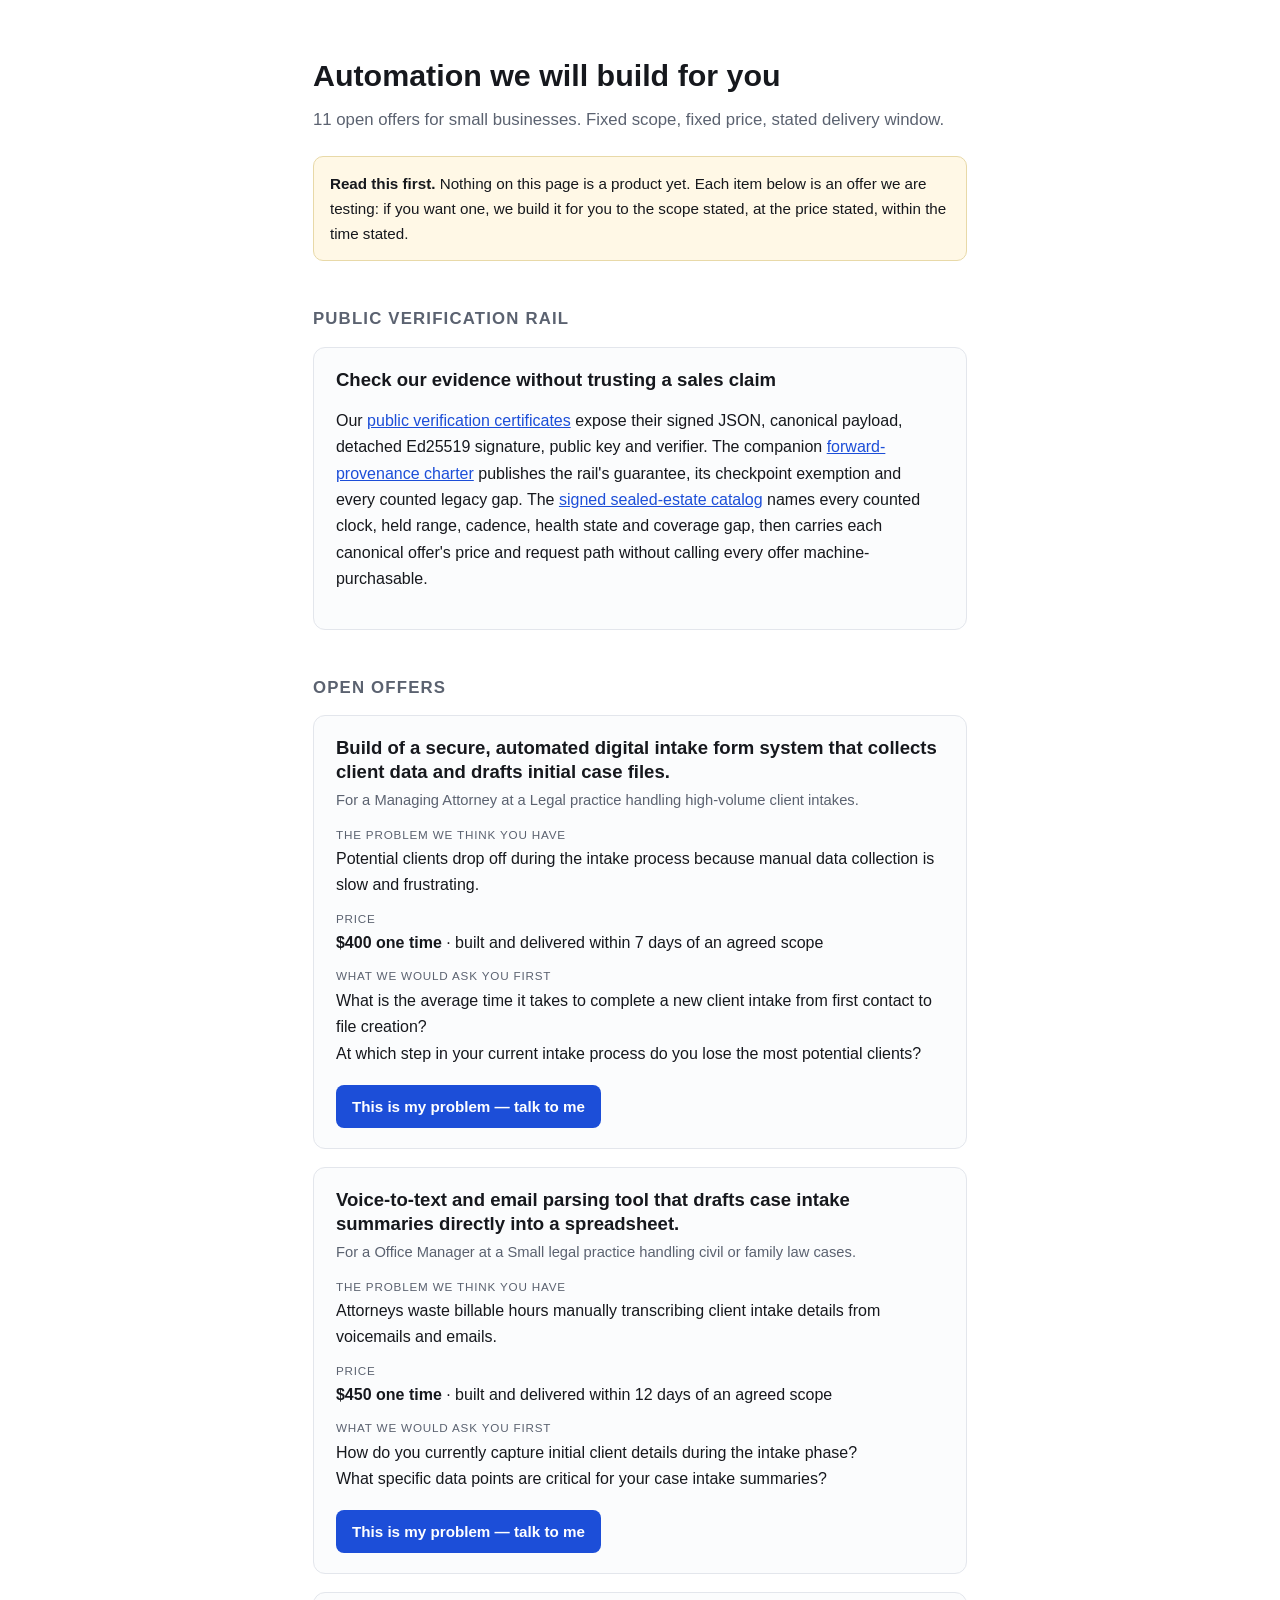
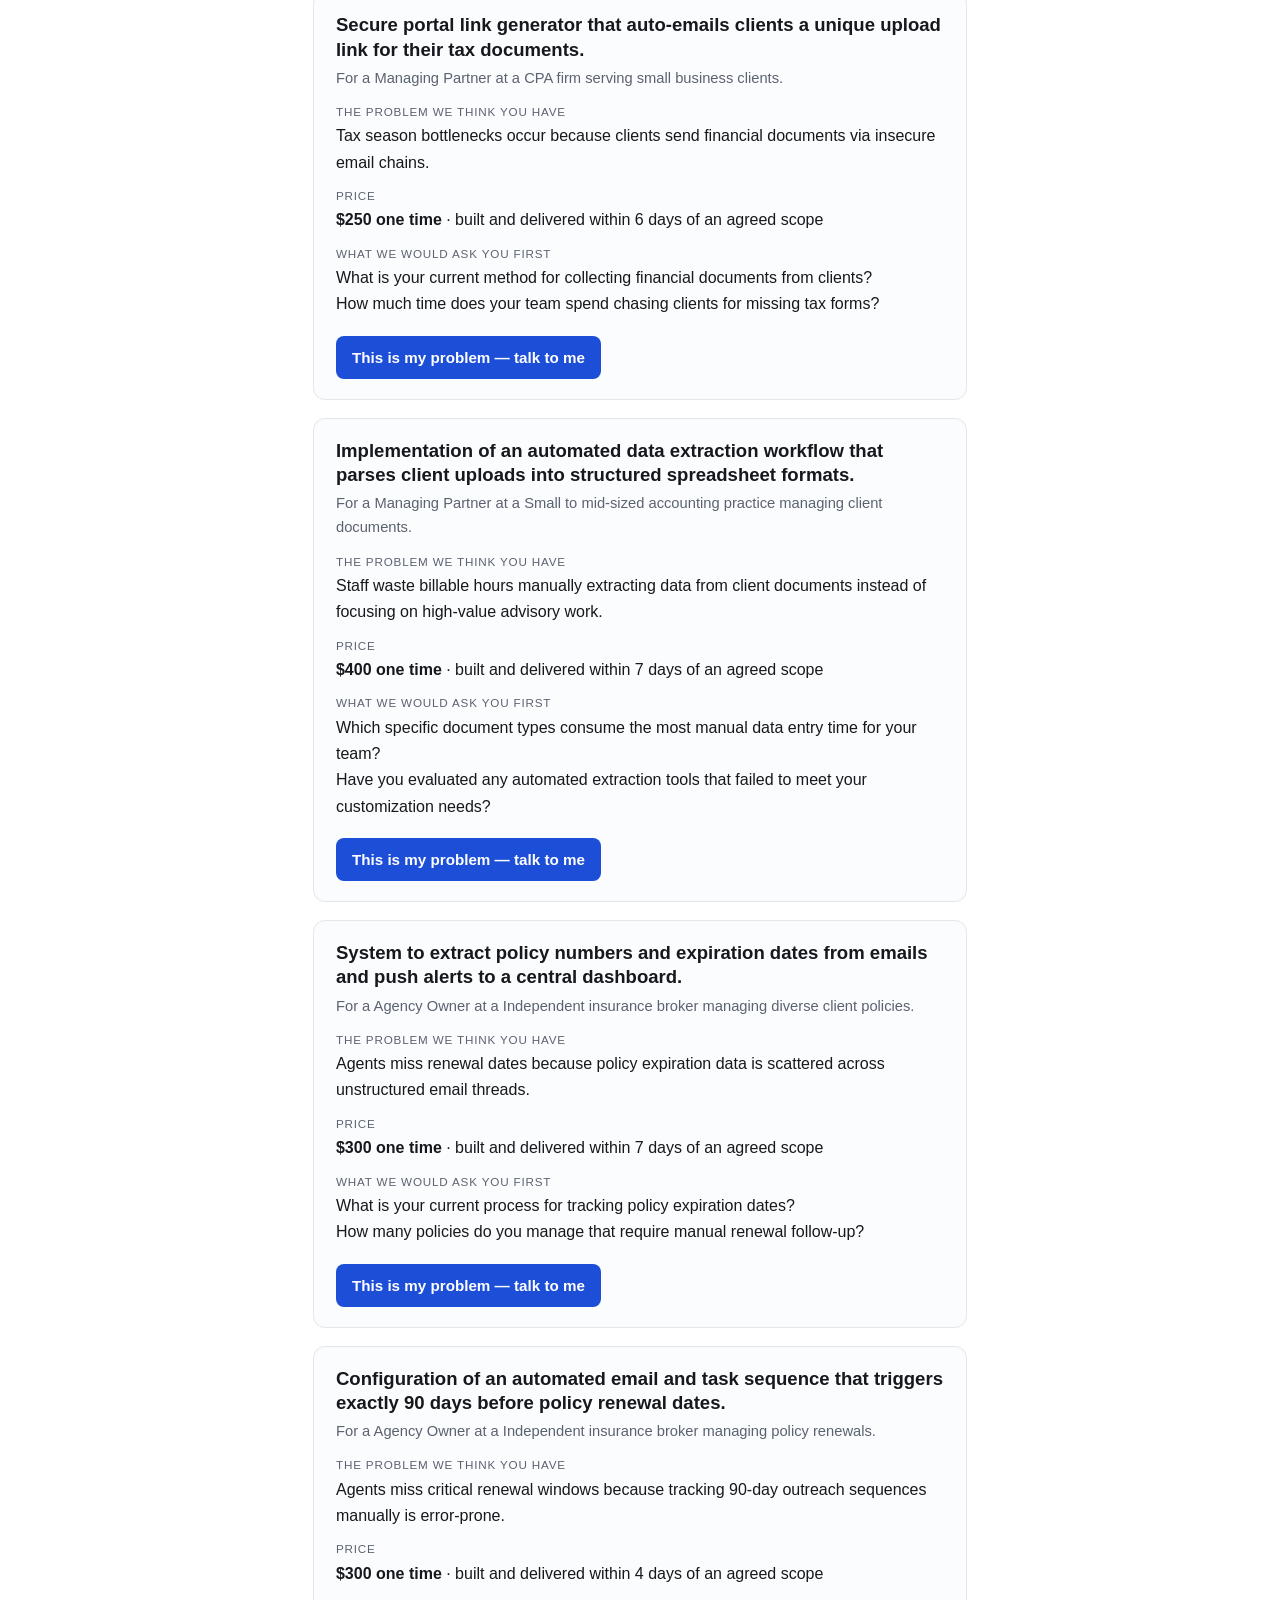
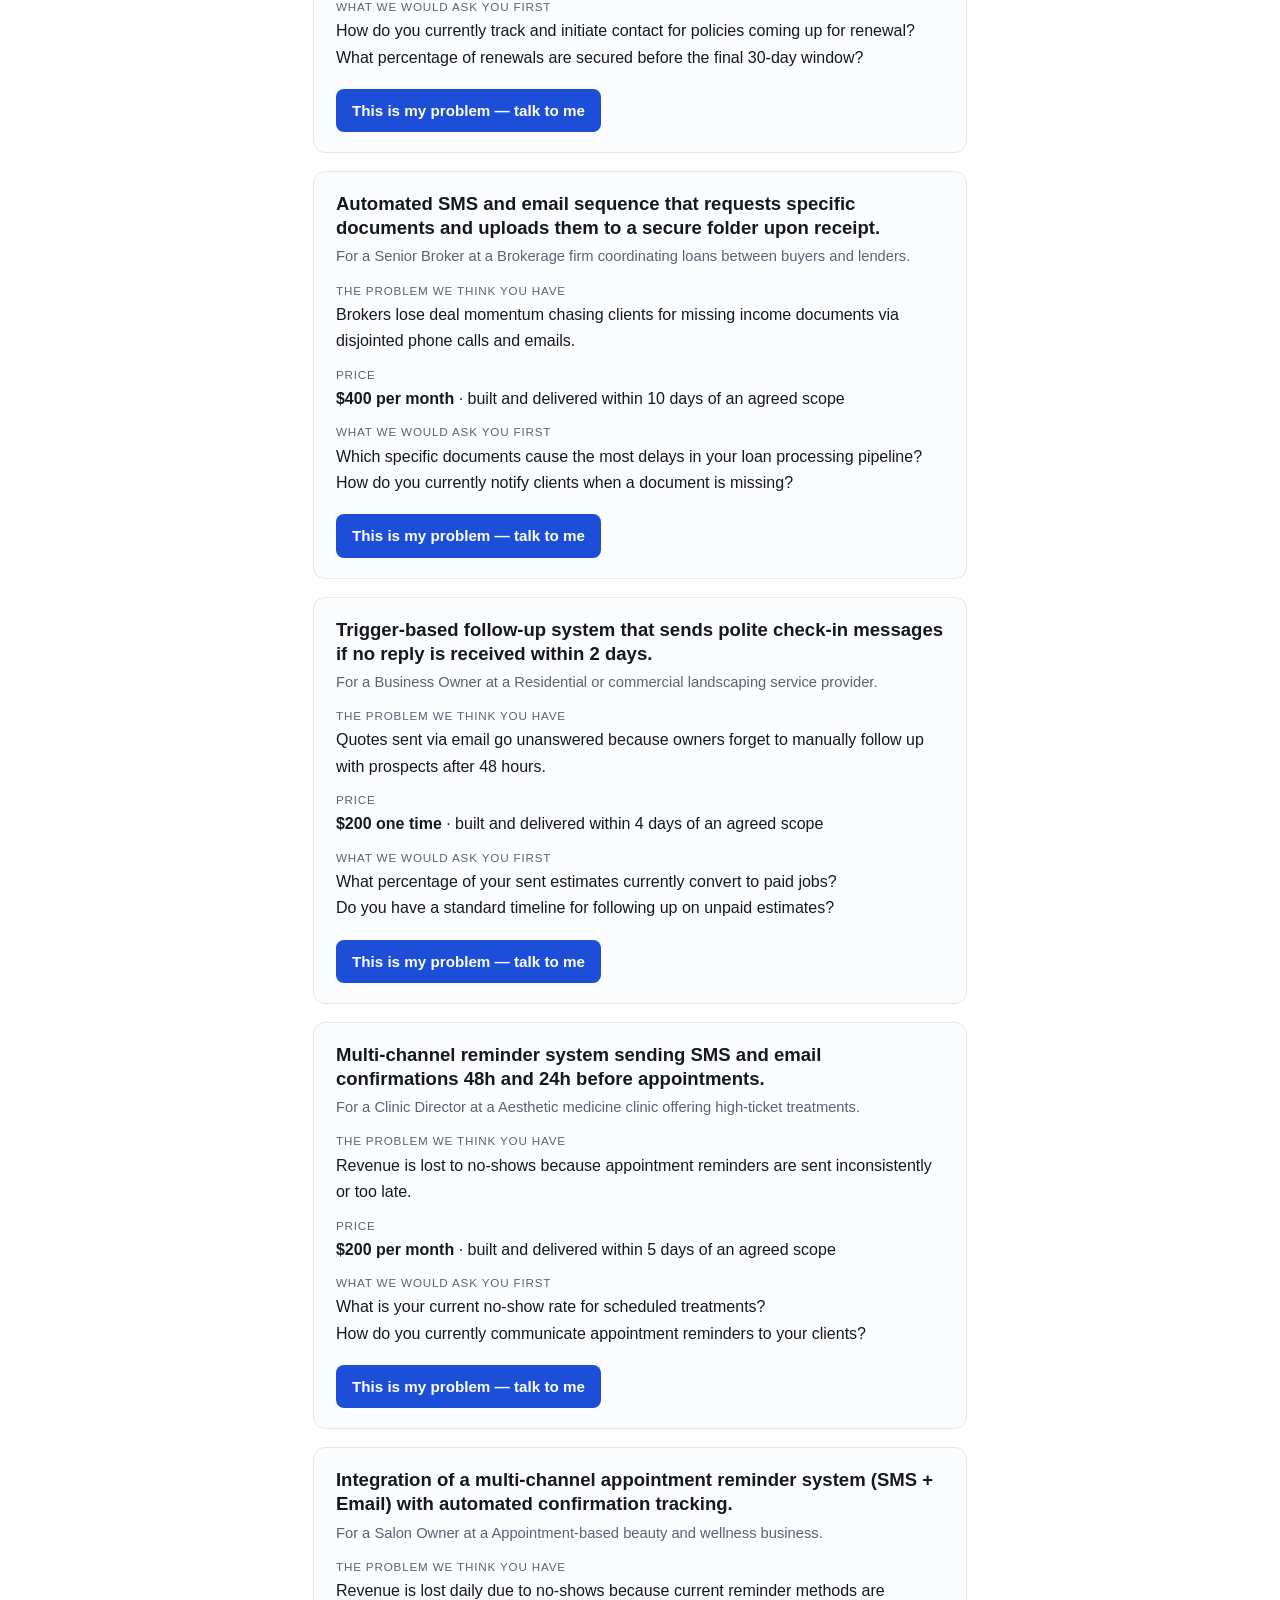
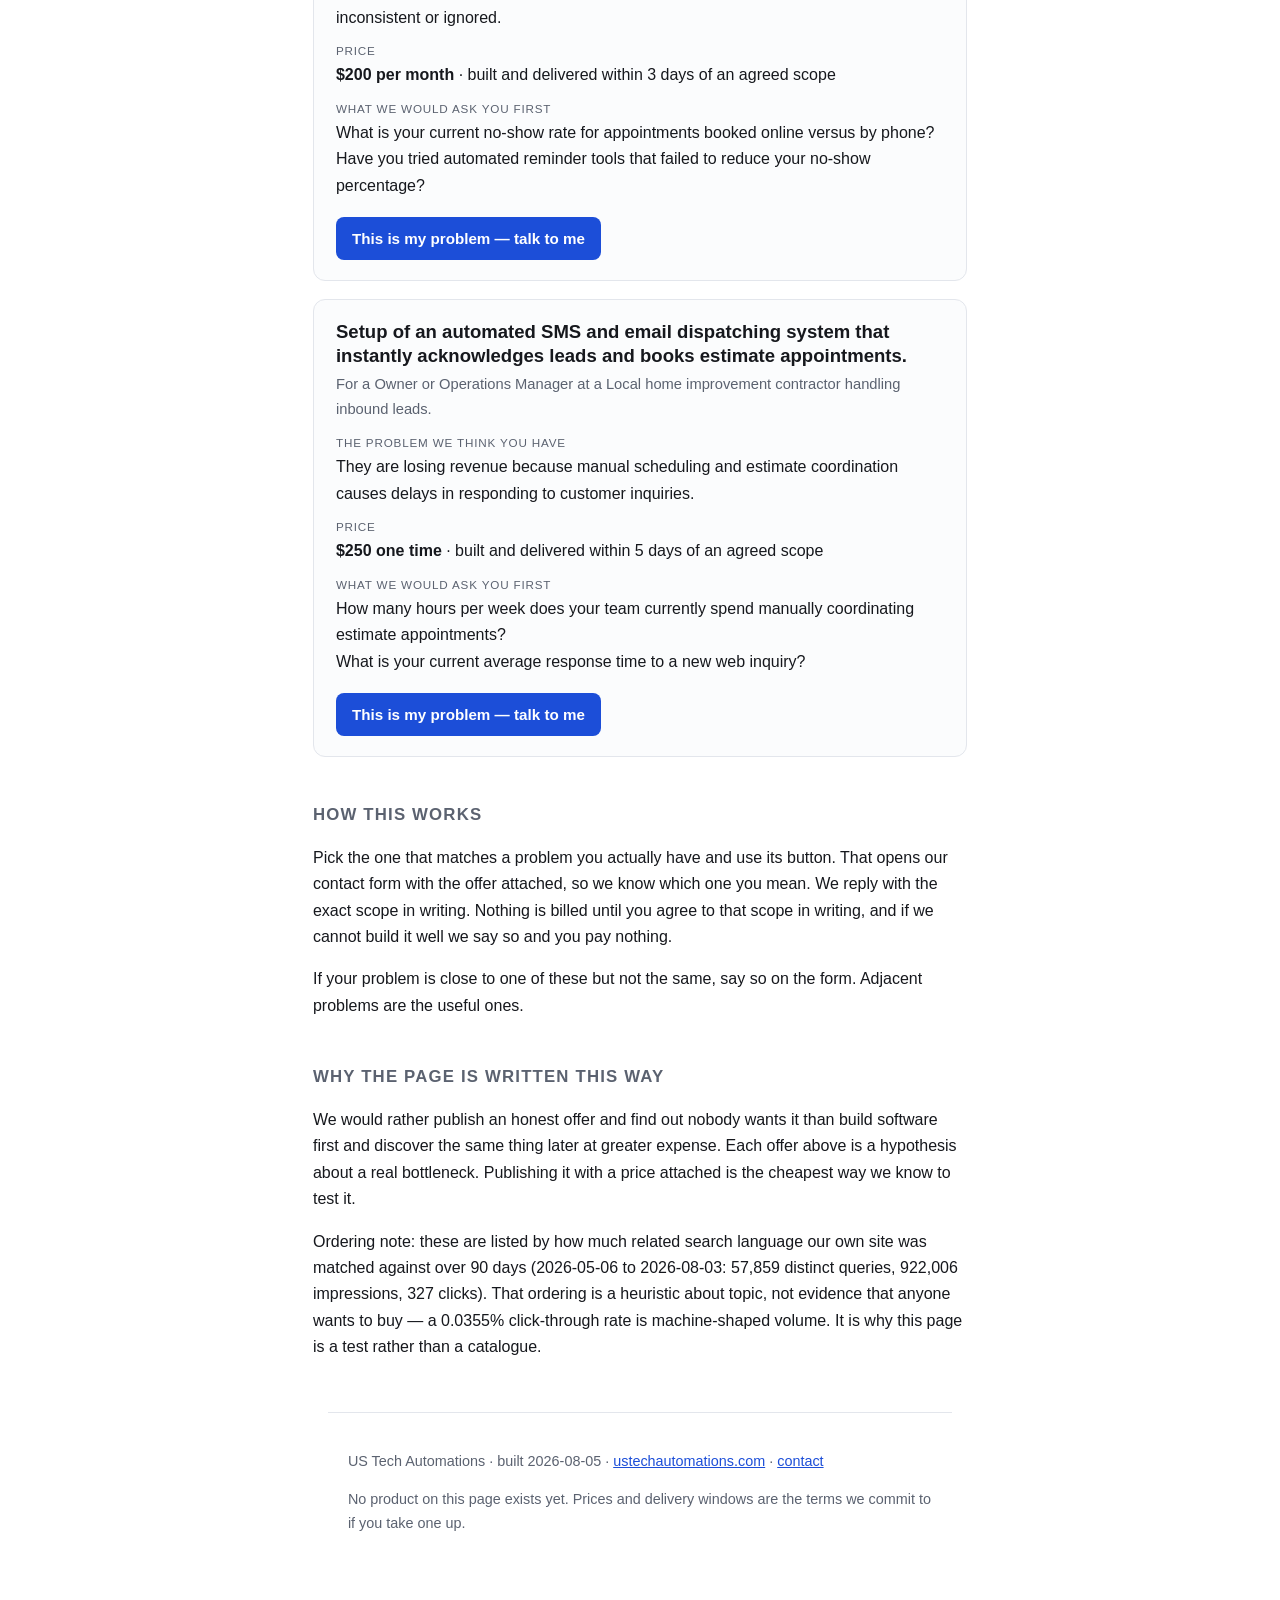
<file: index.html>
<!doctype html>
<html lang="en">
<head>
<meta charset="utf-8">
<meta name="viewport" content="width=device-width,initial-scale=1">
<title>Automation we will build for you &mdash; 11 open offers | US Tech Automations</title>
<meta name="description" content="11 specific automation builds we are offering to small businesses, each with a fixed price, a fixed scope and a delivery window. Nothing here is a product yet.">
<link rel="canonical" href="https://ustechautomations.com/offers">
<meta property="og:title" content="Automation we will build for you — 11 open offers">
<meta property="og:description" content="Fixed price, fixed scope, stated delivery window. Nothing here is a product yet.">
<meta property="og:type" content="website">
<meta property="og:url" content="https://ustechautomations.com/offers">
<style>
:root{--bg:#ffffff;--fg:#16181d;--muted:#5b6270;--line:#e3e6ec;--card:#fbfcfd;
--accent:#1c4ed8;--accent-fg:#ffffff;--warn-bg:#fff8e6;--warn-line:#e8d9a8}
@media (prefers-color-scheme:dark){:root{--bg:#0f1115;--fg:#e8eaef;--muted:#9aa3b2;
--line:#262b34;--card:#161922;--accent:#6f9bff;--accent-fg:#0f1115;
--warn-bg:#241f10;--warn-line:#4a3f1d}}
*{box-sizing:border-box}
body{margin:0;background:var(--bg);color:var(--fg);
font:16px/1.65 -apple-system,BlinkMacSystemFont,"Segoe UI",Roboto,Helvetica,Arial,sans-serif}
.wrap{max-width:notused}
main,header,footer{max-width:78ch;margin:0 auto;padding:0 20px}
header{padding-top:56px}
h1{font-size:1.9rem;line-height:1.25;margin:0 0 12px}
.sub{color:var(--muted);font-size:1.05rem;margin:0 0 22px}
.note{background:var(--warn-bg);border:1px solid var(--warn-line);
border-radius:10px;padding:14px 16px;margin:0 0 34px;font-size:.95rem}
h2.sec{font-size:1.05rem;text-transform:uppercase;letter-spacing:.07em;
color:var(--muted);margin:44px 0 14px;font-weight:600}
.card{border:1px solid var(--line);background:var(--card);border-radius:12px;
padding:20px 22px;margin:0 0 18px}
.card h3{margin:0 0 4px;font-size:1.16rem;line-height:1.3}
.who{color:var(--muted);font-size:.92rem;margin:0 0 12px}
.row{margin:0 0 10px}
.lbl{display:block;font-size:.73rem;text-transform:uppercase;letter-spacing:.07em;
color:var(--muted);margin-bottom:2px}
.price{font-variant-numeric:tabular-nums;font-weight:600}
.cta{display:inline-block;margin-top:8px;background:var(--accent);
color:var(--accent-fg);text-decoration:none;padding:9px 16px;border-radius:8px;
font-weight:600;font-size:.95rem}
.cta:hover{filter:brightness(1.08)}
footer{color:var(--muted);font-size:.9rem;border-top:1px solid var(--line);
margin-top:52px;padding-top:22px;padding-bottom:60px}
a{color:var(--accent)}
code{background:var(--card);border:1px solid var(--line);border-radius:4px;
padding:1px 5px;font-size:.88em}
</style>
</head>
<body>
<header>
  <h1>Automation we will build for you</h1>
  <p class="sub">11 open offers for small businesses. Fixed scope, fixed price,
     stated delivery window.</p>
  <div class="note"><strong>Read this first.</strong> Nothing on this page is a product yet. Each item below is an offer we are testing: if you want one, we build it for you to the scope stated, at the price stated, within the time stated.</div>
</header>
<main>
  <h2 class="sec">Public verification rail</h2>
  <div class="card">
    <h3>Check our evidence without trusting a sales claim</h3>
    <p>Our <a href="https://ustechautomations.com/offers/certificates/">public verification certificates</a> expose their signed JSON, canonical payload, detached Ed25519 signature, public key and verifier. The companion <a href="https://ustechautomations.com/offers/charter/">forward-provenance charter</a> publishes the rail's guarantee, its checkpoint exemption and every counted legacy gap. The <a href="https://ustechautomations.com/offers/catalog/">signed sealed-estate catalog</a> names every counted clock, held range, cadence, health state and coverage gap, then carries each canonical offer's price and request path without calling every offer machine-purchasable.</p>
  </div>
  <h2 class="sec">Open offers</h2>
      <article class="card" id="law-firm-client-intake-automation">
        <h3>Build of a secure, automated digital intake form system that collects client data and drafts initial case files.</h3>
        <p class="who">For a Managing Attorney at a Legal practice handling high-volume client intakes.</p>
        <div class="row"><span class="lbl">The problem we think you have</span>
          Potential clients drop off during the intake process because manual data collection is slow and frustrating.</div>
        <div class="row"><span class="lbl">Price</span>
          <span class="price">$400 one time</span>
          &middot; built and delivered within 7 days
          of an agreed scope</div>
        <div class='row'><span class='lbl'>What we would ask you first</span><div>What is the average time it takes to complete a new client intake from first contact to file creation?</div> <div>At which step in your current intake process do you lose the most potential clients?</div></div>
        <a class="cta" href="https://ustechautomations.com/partner?interest=law-firm-client-intake-automation">This is my problem &mdash; talk to me</a>
      </article>
      <article class="card" id="law-firm-intake-form-automation">
        <h3>Voice-to-text and email parsing tool that drafts case intake summaries directly into a spreadsheet.</h3>
        <p class="who">For a Office Manager at a Small legal practice handling civil or family law cases.</p>
        <div class="row"><span class="lbl">The problem we think you have</span>
          Attorneys waste billable hours manually transcribing client intake details from voicemails and emails.</div>
        <div class="row"><span class="lbl">Price</span>
          <span class="price">$450 one time</span>
          &middot; built and delivered within 12 days
          of an agreed scope</div>
        <div class='row'><span class='lbl'>What we would ask you first</span><div>How do you currently capture initial client details during the intake phase?</div> <div>What specific data points are critical for your case intake summaries?</div></div>
        <a class="cta" href="https://ustechautomations.com/partner?interest=law-firm-intake-form-automation">This is my problem &mdash; talk to me</a>
      </article>
      <article class="card" id="accountant-client-document-gateway">
        <h3>Secure portal link generator that auto-emails clients a unique upload link for their tax documents.</h3>
        <p class="who">For a Managing Partner at a CPA firm serving small business clients.</p>
        <div class="row"><span class="lbl">The problem we think you have</span>
          Tax season bottlenecks occur because clients send financial documents via insecure email chains.</div>
        <div class="row"><span class="lbl">Price</span>
          <span class="price">$250 one time</span>
          &middot; built and delivered within 6 days
          of an agreed scope</div>
        <div class='row'><span class='lbl'>What we would ask you first</span><div>What is your current method for collecting financial documents from clients?</div> <div>How much time does your team spend chasing clients for missing tax forms?</div></div>
        <a class="cta" href="https://ustechautomations.com/partner?interest=accountant-client-document-gateway">This is my problem &mdash; talk to me</a>
      </article>
      <article class="card" id="accounting-firm-doc-extraction-pipeline">
        <h3>Implementation of an automated data extraction workflow that parses client uploads into structured spreadsheet formats.</h3>
        <p class="who">For a Managing Partner at a Small to mid-sized accounting practice managing client documents.</p>
        <div class="row"><span class="lbl">The problem we think you have</span>
          Staff waste billable hours manually extracting data from client documents instead of focusing on high-value advisory work.</div>
        <div class="row"><span class="lbl">Price</span>
          <span class="price">$400 one time</span>
          &middot; built and delivered within 7 days
          of an agreed scope</div>
        <div class='row'><span class='lbl'>What we would ask you first</span><div>Which specific document types consume the most manual data entry time for your team?</div> <div>Have you evaluated any automated extraction tools that failed to meet your customization needs?</div></div>
        <a class="cta" href="https://ustechautomations.com/partner?interest=accounting-firm-doc-extraction-pipeline">This is my problem &mdash; talk to me</a>
      </article>
      <article class="card" id="insurance-agency-policy-renewal-tracker">
        <h3>System to extract policy numbers and expiration dates from emails and push alerts to a central dashboard.</h3>
        <p class="who">For a Agency Owner at a Independent insurance broker managing diverse client policies.</p>
        <div class="row"><span class="lbl">The problem we think you have</span>
          Agents miss renewal dates because policy expiration data is scattered across unstructured email threads.</div>
        <div class="row"><span class="lbl">Price</span>
          <span class="price">$300 one time</span>
          &middot; built and delivered within 7 days
          of an agreed scope</div>
        <div class='row'><span class='lbl'>What we would ask you first</span><div>What is your current process for tracking policy expiration dates?</div> <div>How many policies do you manage that require manual renewal follow-up?</div></div>
        <a class="cta" href="https://ustechautomations.com/partner?interest=insurance-agency-policy-renewal-tracker">This is my problem &mdash; talk to me</a>
      </article>
      <article class="card" id="insurance-agency-renewal-sequence-bot">
        <h3>Configuration of an automated email and task sequence that triggers exactly 90 days before policy renewal dates.</h3>
        <p class="who">For a Agency Owner at a Independent insurance broker managing policy renewals.</p>
        <div class="row"><span class="lbl">The problem we think you have</span>
          Agents miss critical renewal windows because tracking 90-day outreach sequences manually is error-prone.</div>
        <div class="row"><span class="lbl">Price</span>
          <span class="price">$300 one time</span>
          &middot; built and delivered within 4 days
          of an agreed scope</div>
        <div class='row'><span class='lbl'>What we would ask you first</span><div>How do you currently track and initiate contact for policies coming up for renewal?</div> <div>What percentage of renewals are secured before the final 30-day window?</div></div>
        <a class="cta" href="https://ustechautomations.com/partner?interest=insurance-agency-renewal-sequence-bot">This is my problem &mdash; talk to me</a>
      </article>
      <article class="card" id="mortgage-broker-doc-collection-bot">
        <h3>Automated SMS and email sequence that requests specific documents and uploads them to a secure folder upon receipt.</h3>
        <p class="who">For a Senior Broker at a Brokerage firm coordinating loans between buyers and lenders.</p>
        <div class="row"><span class="lbl">The problem we think you have</span>
          Brokers lose deal momentum chasing clients for missing income documents via disjointed phone calls and emails.</div>
        <div class="row"><span class="lbl">Price</span>
          <span class="price">$400 per month</span>
          &middot; built and delivered within 10 days
          of an agreed scope</div>
        <div class='row'><span class='lbl'>What we would ask you first</span><div>Which specific documents cause the most delays in your loan processing pipeline?</div> <div>How do you currently notify clients when a document is missing?</div></div>
        <a class="cta" href="https://ustechautomations.com/partner?interest=mortgage-broker-doc-collection-bot">This is my problem &mdash; talk to me</a>
      </article>
      <article class="card" id="landscaper-estimate-follow-up-system">
        <h3>Trigger-based follow-up system that sends polite check-in messages if no reply is received within 2 days.</h3>
        <p class="who">For a Business Owner at a Residential or commercial landscaping service provider.</p>
        <div class="row"><span class="lbl">The problem we think you have</span>
          Quotes sent via email go unanswered because owners forget to manually follow up with prospects after 48 hours.</div>
        <div class="row"><span class="lbl">Price</span>
          <span class="price">$200 one time</span>
          &middot; built and delivered within 4 days
          of an agreed scope</div>
        <div class='row'><span class='lbl'>What we would ask you first</span><div>What percentage of your sent estimates currently convert to paid jobs?</div> <div>Do you have a standard timeline for following up on unpaid estimates?</div></div>
        <a class="cta" href="https://ustechautomations.com/partner?interest=landscaper-estimate-follow-up-system">This is my problem &mdash; talk to me</a>
      </article>
      <article class="card" id="medical-spa-appointment-reminder-flow">
        <h3>Multi-channel reminder system sending SMS and email confirmations 48h and 24h before appointments.</h3>
        <p class="who">For a Clinic Director at a Aesthetic medicine clinic offering high-ticket treatments.</p>
        <div class="row"><span class="lbl">The problem we think you have</span>
          Revenue is lost to no-shows because appointment reminders are sent inconsistently or too late.</div>
        <div class="row"><span class="lbl">Price</span>
          <span class="price">$200 per month</span>
          &middot; built and delivered within 5 days
          of an agreed scope</div>
        <div class='row'><span class='lbl'>What we would ask you first</span><div>What is your current no-show rate for scheduled treatments?</div> <div>How do you currently communicate appointment reminders to your clients?</div></div>
        <a class="cta" href="https://ustechautomations.com/partner?interest=medical-spa-appointment-reminder-flow">This is my problem &mdash; talk to me</a>
      </article>
      <article class="card" id="spa-salon-no-show-reduction-system">
        <h3>Integration of a multi-channel appointment reminder system (SMS + Email) with automated confirmation tracking.</h3>
        <p class="who">For a Salon Owner at a Appointment-based beauty and wellness business.</p>
        <div class="row"><span class="lbl">The problem we think you have</span>
          Revenue is lost daily due to no-shows because current reminder methods are inconsistent or ignored.</div>
        <div class="row"><span class="lbl">Price</span>
          <span class="price">$200 per month</span>
          &middot; built and delivered within 3 days
          of an agreed scope</div>
        <div class='row'><span class='lbl'>What we would ask you first</span><div>What is your current no-show rate for appointments booked online versus by phone?</div> <div>Have you tried automated reminder tools that failed to reduce your no-show percentage?</div></div>
        <a class="cta" href="https://ustechautomations.com/partner?interest=spa-salon-no-show-reduction-system">This is my problem &mdash; talk to me</a>
      </article>
      <article class="card" id="window-install-lead-response-automation">
        <h3>Setup of an automated SMS and email dispatching system that instantly acknowledges leads and books estimate appointments.</h3>
        <p class="who">For a Owner or Operations Manager at a Local home improvement contractor handling inbound leads.</p>
        <div class="row"><span class="lbl">The problem we think you have</span>
          They are losing revenue because manual scheduling and estimate coordination causes delays in responding to customer inquiries.</div>
        <div class="row"><span class="lbl">Price</span>
          <span class="price">$250 one time</span>
          &middot; built and delivered within 5 days
          of an agreed scope</div>
        <div class='row'><span class='lbl'>What we would ask you first</span><div>How many hours per week does your team currently spend manually coordinating estimate appointments?</div> <div>What is your current average response time to a new web inquiry?</div></div>
        <a class="cta" href="https://ustechautomations.com/partner?interest=window-install-lead-response-automation">This is my problem &mdash; talk to me</a>
      </article>
  <h2 class="sec">How this works</h2>
  <p>Pick the one that matches a problem you actually have and use its button.
     That opens our contact form with the offer attached, so we know which one
     you mean. We reply with the exact scope in writing. Nothing is billed
     until you agree to that scope in writing, and if we cannot build it well
     we say so and you pay nothing.</p>
  <p>If your problem is close to one of these but not the same, say so on the
     form. Adjacent problems are the useful ones.</p>
  <h2 class="sec">Why the page is written this way</h2>
  <p>We would rather publish an honest offer and find out nobody wants it than
     build software first and discover the same thing later at greater expense.
     Each offer above is a hypothesis about a real bottleneck. Publishing it
     with a price attached is the cheapest way we know to test it.</p>
  <p>Ordering note: these are listed by how much related search language our own site was matched against over 90 days (2026-05-06 to 2026-08-03: 57,859 distinct queries, 922,006 impressions, 327 clicks). That ordering is a heuristic about topic, not evidence that anyone wants to buy — a 0.0355% click-through rate is machine-shaped volume. It is why this page is a test rather than a catalogue.</p>
</main>
<footer>
  <p>US Tech Automations &middot; built 2026-08-05 &middot;
     <a href="https://ustechautomations.com/">ustechautomations.com</a> &middot;
     <a href="https://ustechautomations.com/partner">contact</a></p>
  <p>No product on this page exists yet. Prices and delivery windows are the
     terms we commit to if you take one up.</p>
</footer>
</body>
</html>
</file>
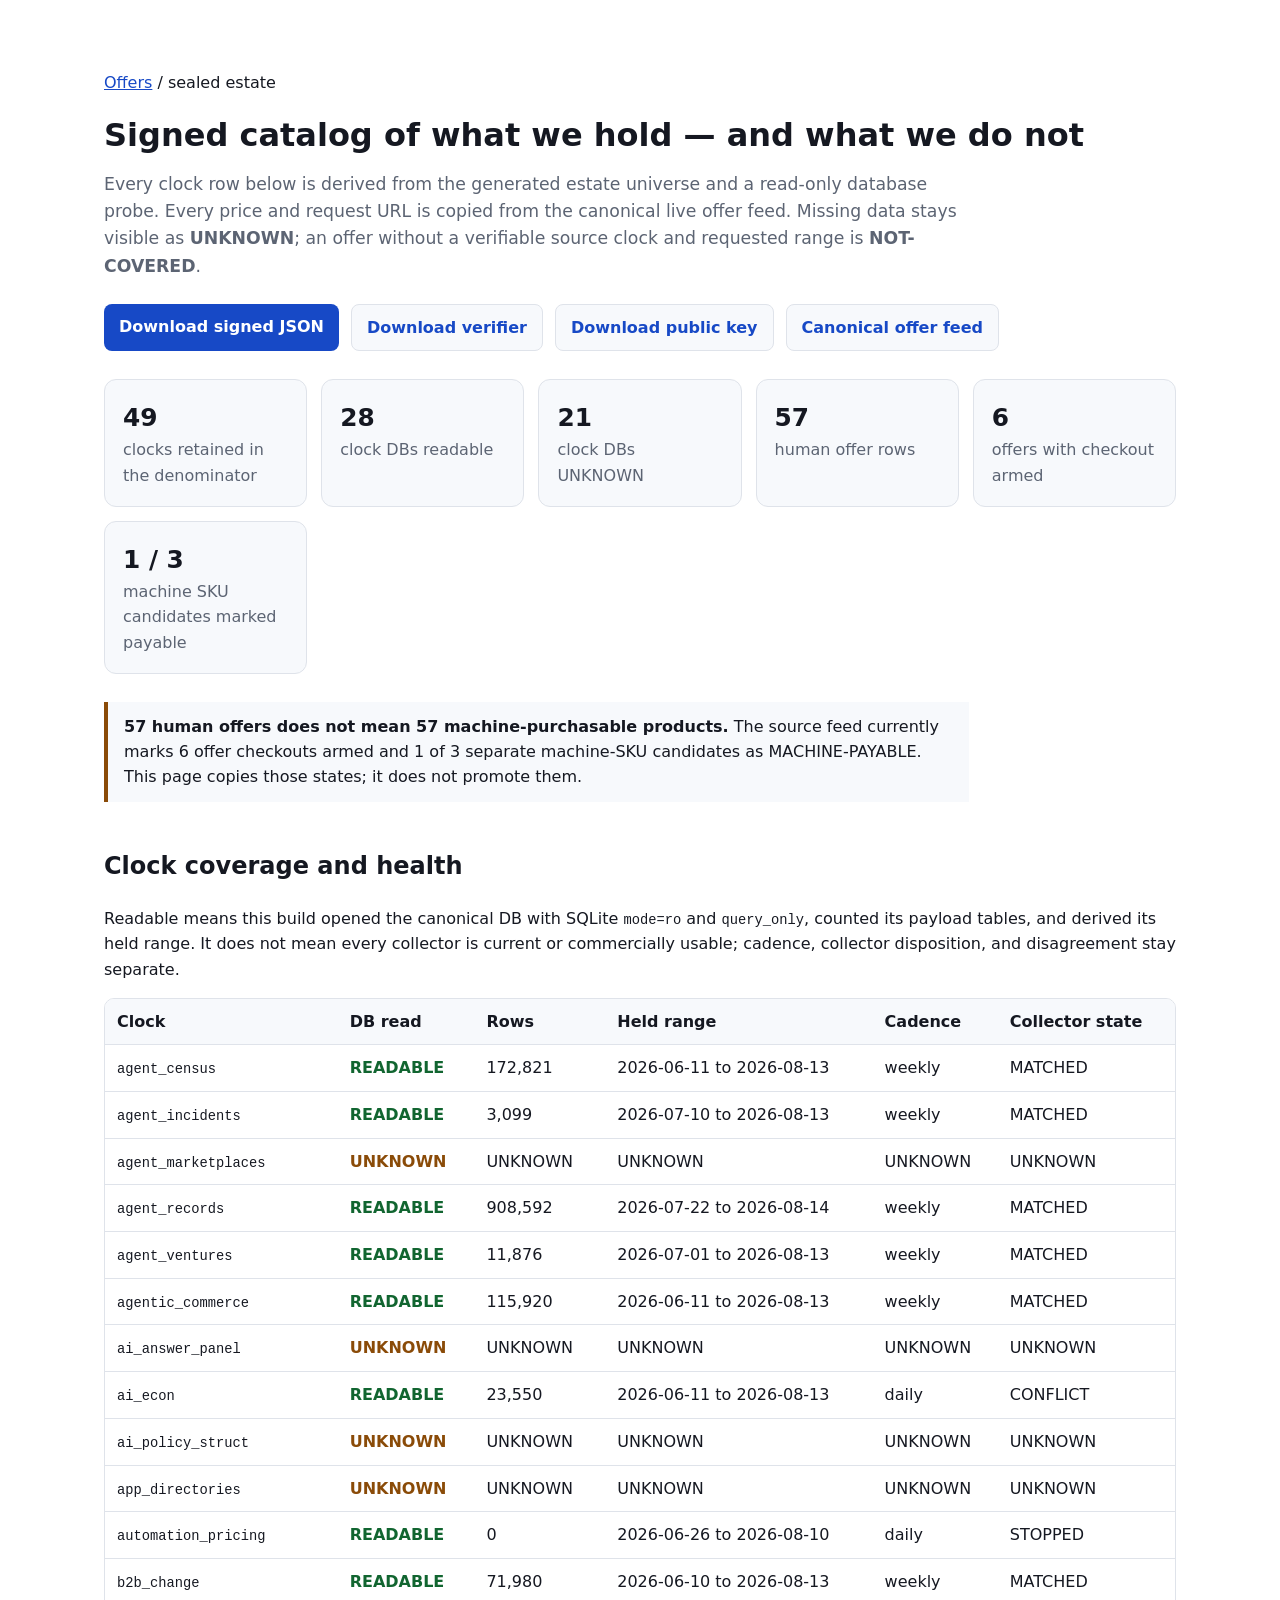
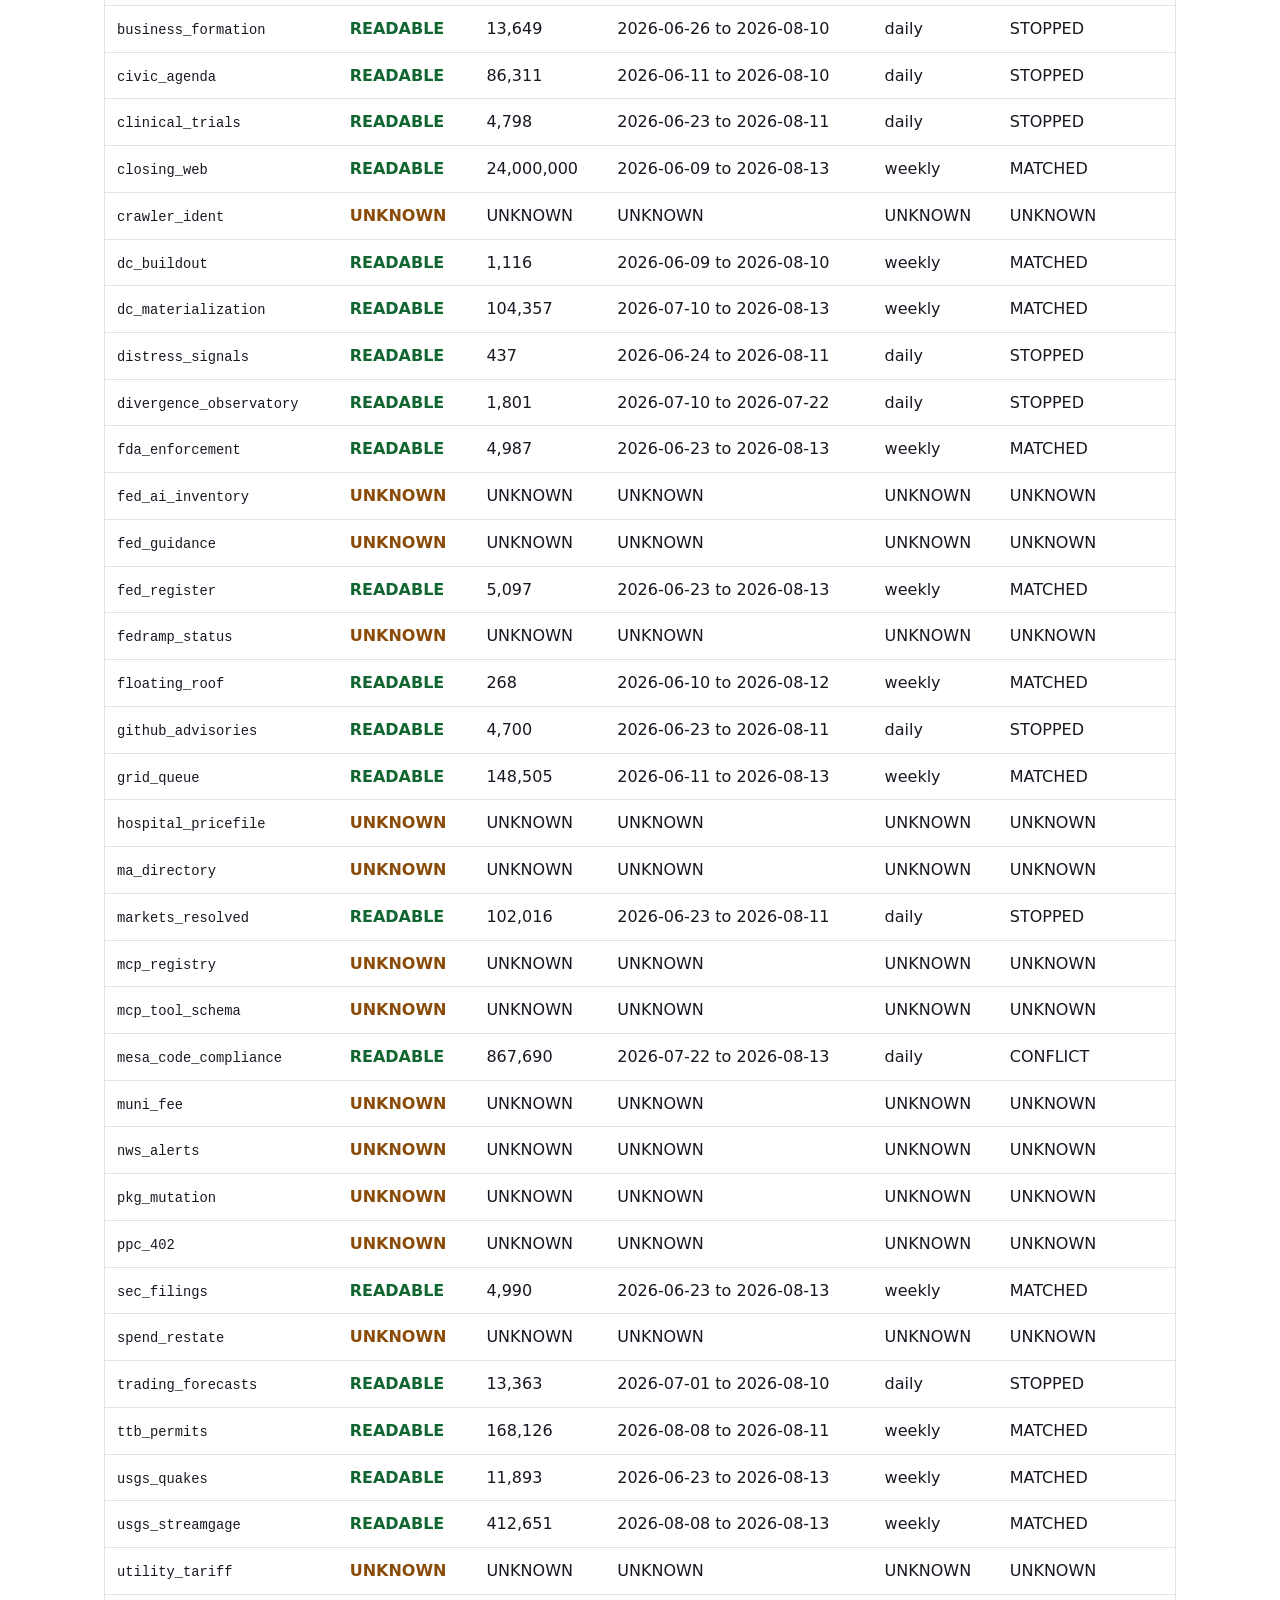
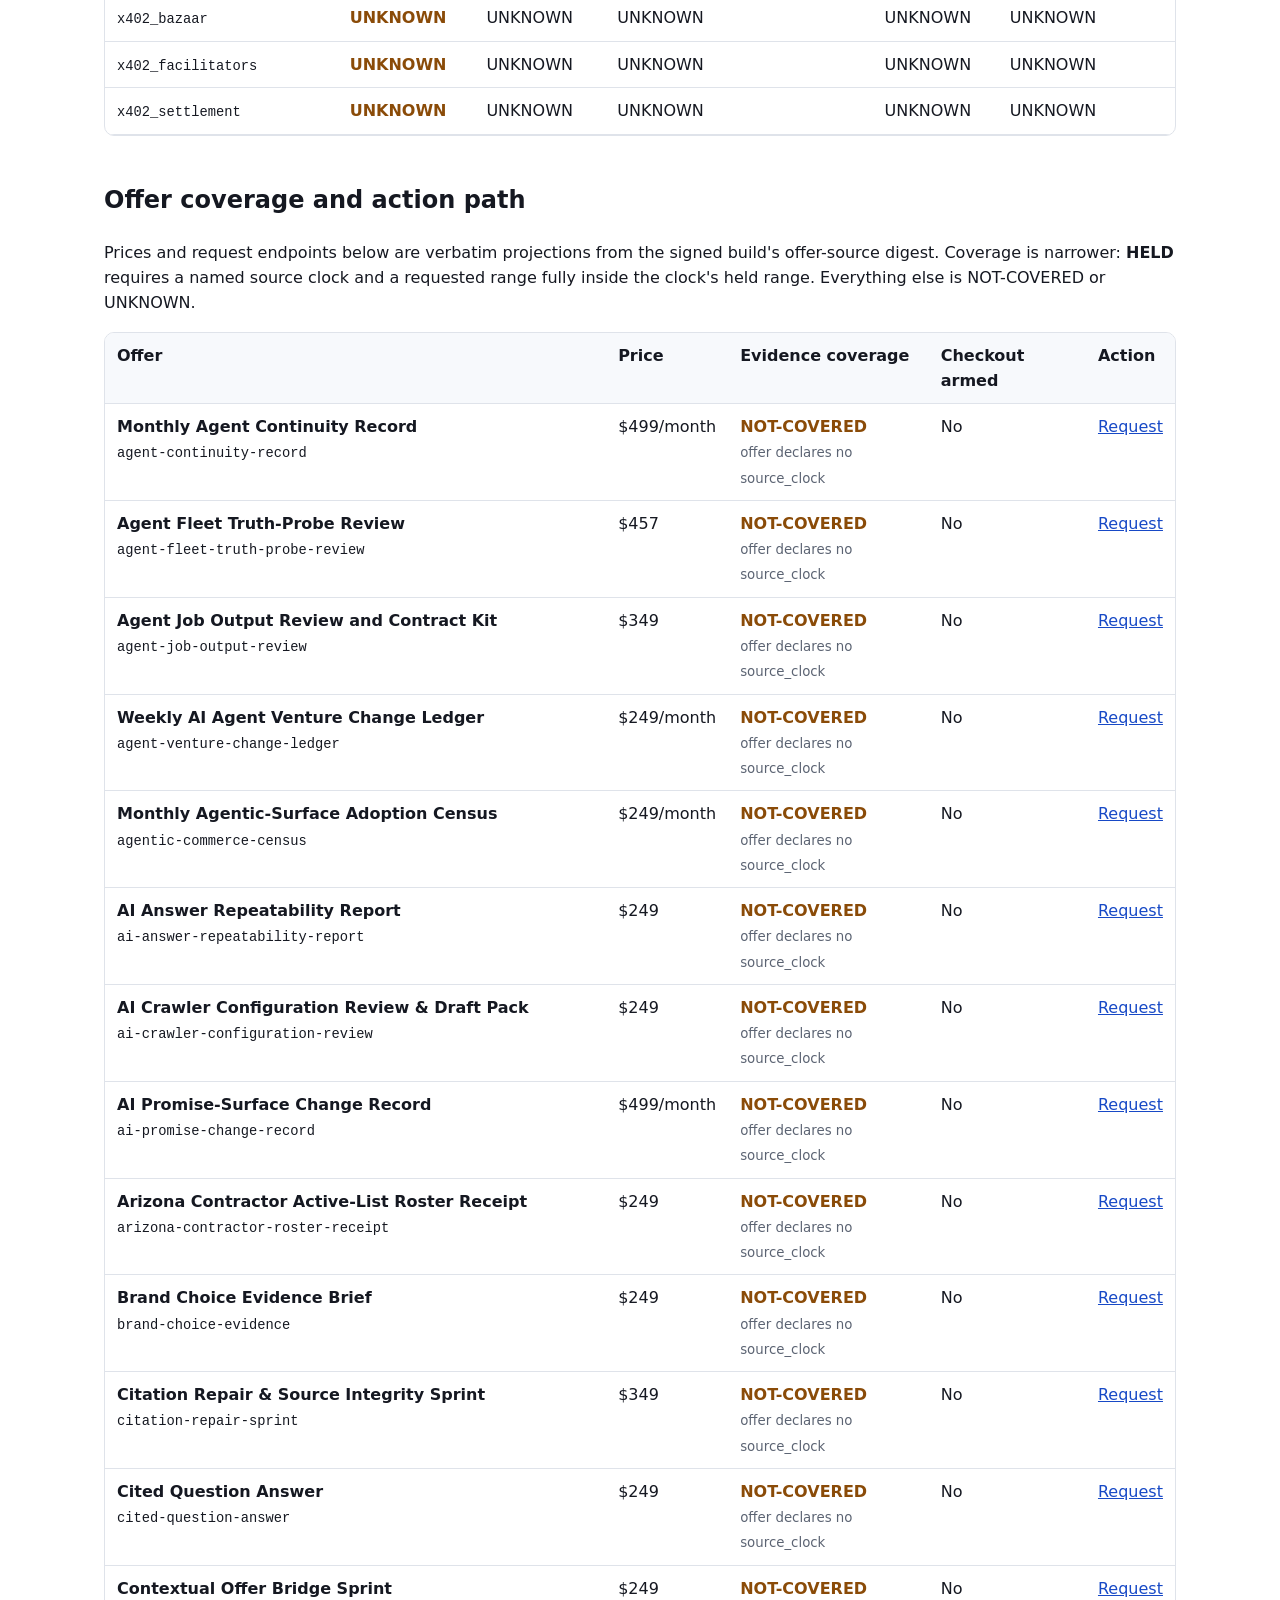
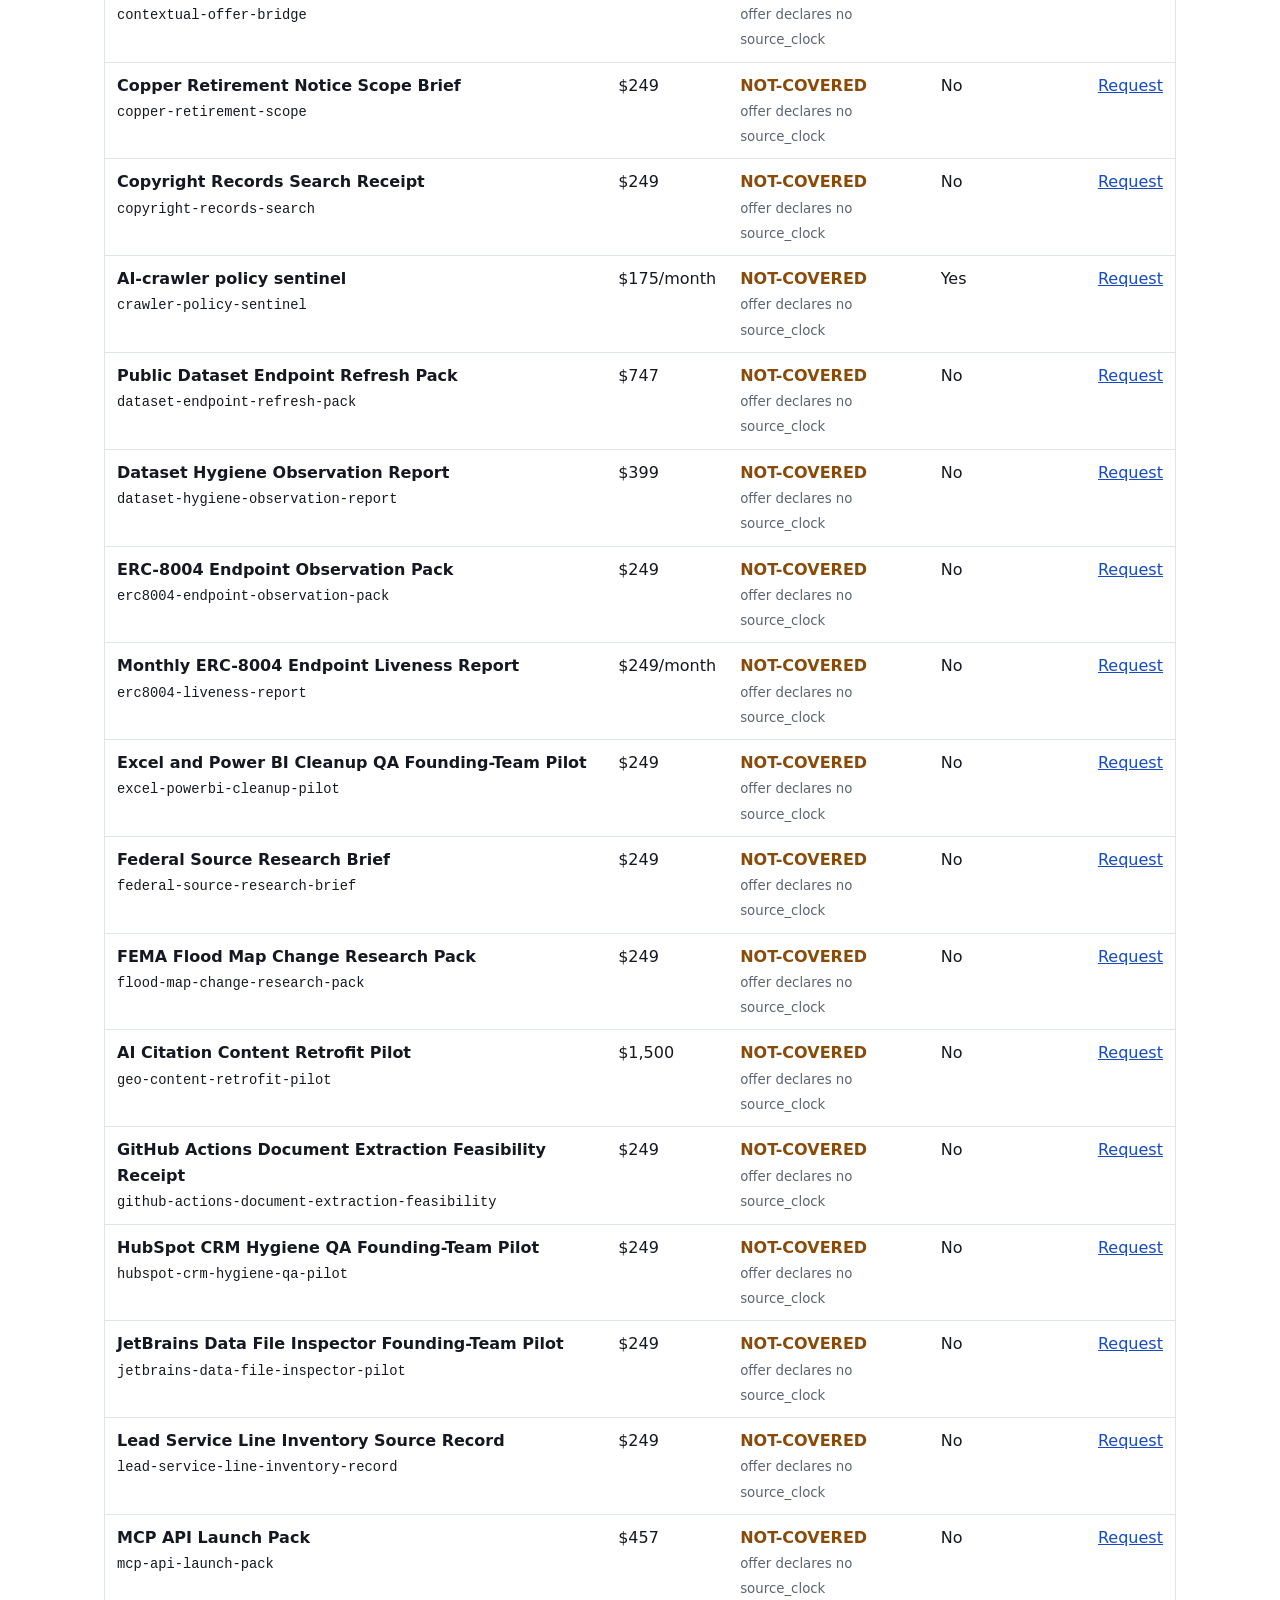
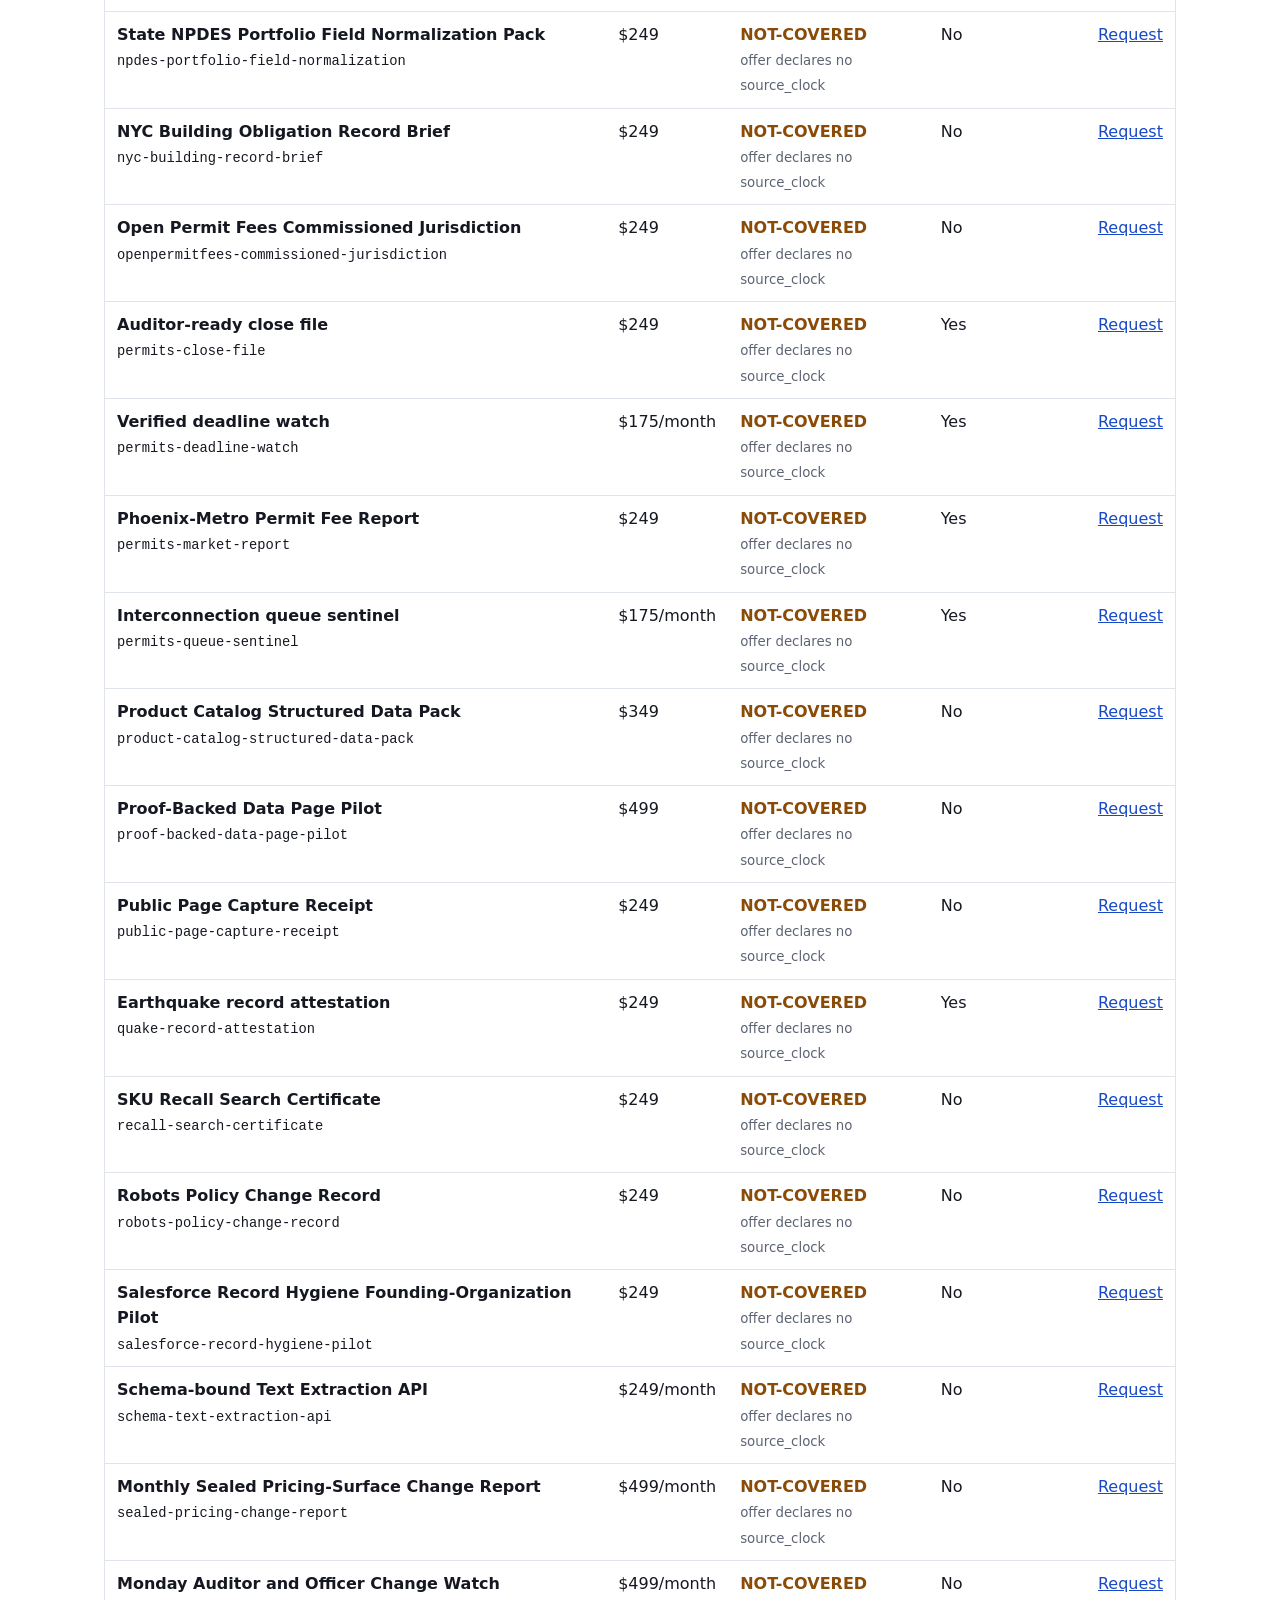
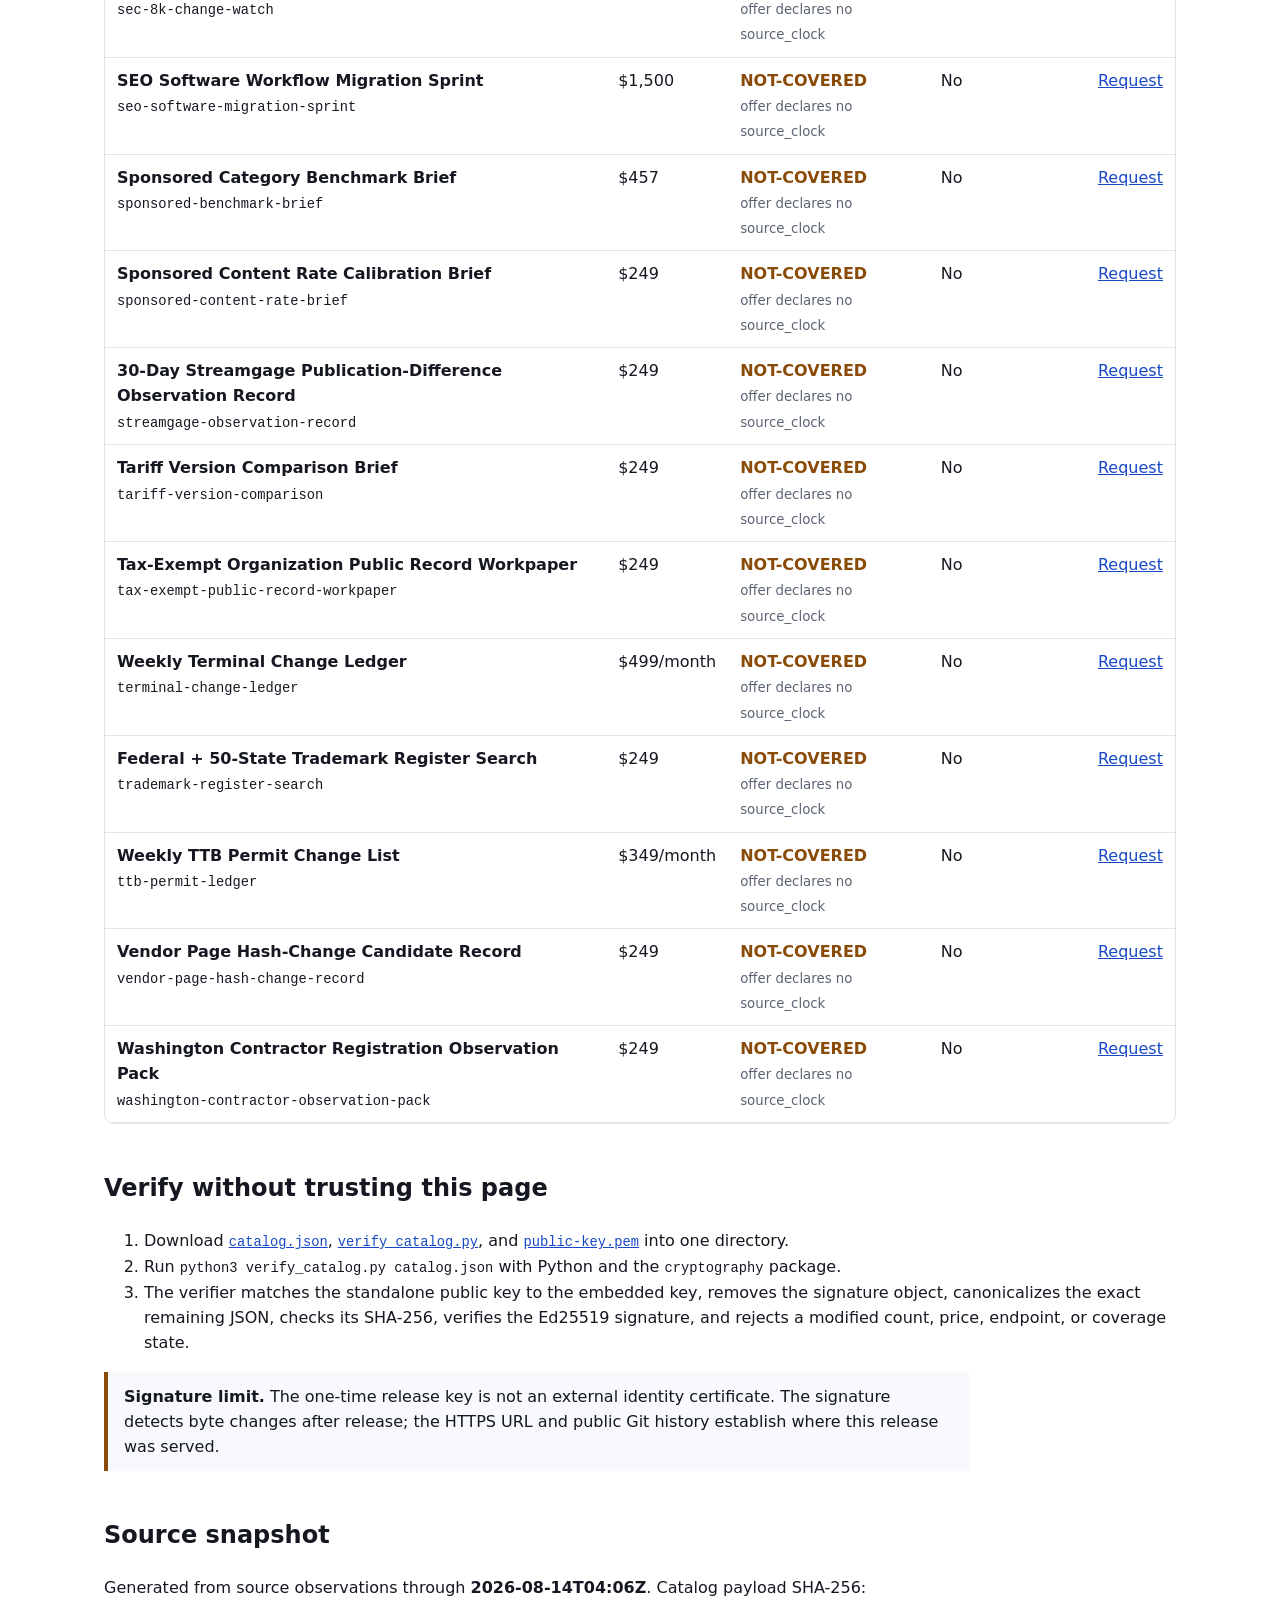
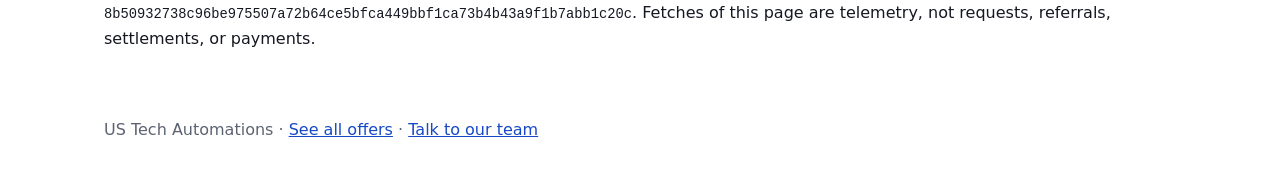
<file: catalog/index.html>
<!doctype html>
<html lang="en">
<head>
<meta charset="utf-8">
<meta name="viewport" content="width=device-width,initial-scale=1">
<title>Signed sealed-estate catalog | US Tech Automations</title>
<meta name="description" content="A signed, machine-readable catalog of the sealed data estate: held ranges, row counts, cadence, health, prices, request endpoints and explicit gaps.">
<link rel="canonical" href="https://ustechautomations.com/offers/catalog/">
<style>
:root{--bg:#fff;--fg:#151821;--muted:#5c6473;--line:#dfe3ea;--panel:#f7f9fc;--accent:#1749c6;--ok:#116530;--unknown:#8a4b08}
@media(prefers-color-scheme:dark){:root{--bg:#101217;--fg:#edf0f5;--muted:#a6afbf;--line:#2b313b;--panel:#171b23;--accent:#79a2ff;--ok:#7bd69a;--unknown:#f3bd73}}
*{box-sizing:border-box} body{margin:0;background:var(--bg);color:var(--fg);font:16px/1.58 system-ui,sans-serif}
main,header,footer{max-width:1120px;margin:auto;padding:0 24px} header{padding-top:54px} h1{line-height:1.15;margin-bottom:12px} h2{margin-top:46px}
.lede{max-width:78ch;color:var(--muted);font-size:1.08rem} .grid{display:grid;grid-template-columns:repeat(auto-fit,minmax(190px,1fr));gap:14px;margin:28px 0}
.card{border:1px solid var(--line);background:var(--panel);border-radius:12px;padding:18px} .big{font-size:1.55rem;font-weight:700} .label{color:var(--muted)}
.notice{border-left:4px solid var(--unknown);padding:12px 16px;background:var(--panel);max-width:85ch}
.actions{display:flex;gap:12px;flex-wrap:wrap;margin:24px 0} .button{display:inline-block;padding:10px 15px;border-radius:8px;background:var(--accent);color:white;text-decoration:none;font-weight:650}
.button.secondary{background:var(--panel);color:var(--accent);border:1px solid var(--line)}
.table-wrap{overflow:auto;border:1px solid var(--line);border-radius:10px} table{border-collapse:collapse;width:100%;min-width:760px} th,td{text-align:left;vertical-align:top;padding:10px 12px;border-bottom:1px solid var(--line)} th{background:var(--panel);position:sticky;top:0} small{color:var(--muted)}
.state{font-weight:700} .readable{color:var(--ok)} .unknown{color:var(--unknown)} .coverage{color:var(--unknown)} code{font-size:.86em} footer{color:var(--muted);padding-top:34px;padding-bottom:54px} a{color:var(--accent)}
</style>
</head>
<body>
<header>
  <p><a href="https://ustechautomations.com/offers">Offers</a> / sealed estate</p>
  <h1>Signed catalog of what we hold — and what we do not</h1>
  <p class="lede">Every clock row below is derived from the generated estate universe and a read-only database probe. Every price and request URL is copied from the canonical live offer feed. Missing data stays visible as <strong>UNKNOWN</strong>; an offer without a verifiable source clock and requested range is <strong>NOT-COVERED</strong>.</p>
  <div class="actions">
    <a class="button" href="https://raw.githubusercontent.com/USTechAutomations/demand-foundry-offers/main/catalog/catalog.json">Download signed JSON</a>
    <a class="button secondary" href="https://raw.githubusercontent.com/USTechAutomations/demand-foundry-offers/main/catalog/verify_catalog.py">Download verifier</a>
    <a class="button secondary" href="https://raw.githubusercontent.com/USTechAutomations/demand-foundry-offers/main/catalog/public-key.pem">Download public key</a>
    <a class="button secondary" href="https://ustechautomations.com/permits/agent-quotable-offers/offers.json">Canonical offer feed</a>
  </div>
</header>
<main>
  <div class="grid">
    <div class="card"><div class="big">49</div><div class="label">clocks retained in the denominator</div></div>
    <div class="card"><div class="big">28</div><div class="label">clock DBs readable</div></div>
    <div class="card"><div class="big">21</div><div class="label">clock DBs UNKNOWN</div></div>
    <div class="card"><div class="big">57</div><div class="label">human offer rows</div></div>
    <div class="card"><div class="big">6</div><div class="label">offers with checkout armed</div></div>
    <div class="card"><div class="big">1 / 3</div><div class="label">machine SKU candidates marked payable</div></div>
  </div>
  <div class="notice"><strong>57 human offers does not mean 57 machine-purchasable products.</strong> The source feed currently marks 6 offer checkouts armed and 1 of 3 separate machine-SKU candidates as MACHINE-PAYABLE. This page copies those states; it does not promote them.</div>

  <h2>Clock coverage and health</h2>
  <p>Readable means this build opened the canonical DB with SQLite <code>mode=ro</code> and <code>query_only</code>, counted its payload tables, and derived its held range. It does not mean every collector is current or commercially usable; cadence, collector disposition, and disagreement stay separate.</p>
  <div class="table-wrap"><table><thead><tr><th>Clock</th><th>DB read</th><th>Rows</th><th>Held range</th><th>Cadence</th><th>Collector state</th></tr></thead><tbody><tr><td><code>agent_census</code></td><td><span class='state readable'>READABLE</span></td><td>172,821</td><td>2026-06-11 to 2026-08-13</td><td>weekly</td><td>MATCHED</td></tr><tr><td><code>agent_incidents</code></td><td><span class='state readable'>READABLE</span></td><td>3,099</td><td>2026-07-10 to 2026-08-13</td><td>weekly</td><td>MATCHED</td></tr><tr><td><code>agent_marketplaces</code></td><td><span class='state unknown'>UNKNOWN</span></td><td>UNKNOWN</td><td>UNKNOWN</td><td>UNKNOWN</td><td>UNKNOWN</td></tr><tr><td><code>agent_records</code></td><td><span class='state readable'>READABLE</span></td><td>908,592</td><td>2026-07-22 to 2026-08-14</td><td>weekly</td><td>MATCHED</td></tr><tr><td><code>agent_ventures</code></td><td><span class='state readable'>READABLE</span></td><td>11,876</td><td>2026-07-01 to 2026-08-13</td><td>weekly</td><td>MATCHED</td></tr><tr><td><code>agentic_commerce</code></td><td><span class='state readable'>READABLE</span></td><td>115,920</td><td>2026-06-11 to 2026-08-13</td><td>weekly</td><td>MATCHED</td></tr><tr><td><code>ai_answer_panel</code></td><td><span class='state unknown'>UNKNOWN</span></td><td>UNKNOWN</td><td>UNKNOWN</td><td>UNKNOWN</td><td>UNKNOWN</td></tr><tr><td><code>ai_econ</code></td><td><span class='state readable'>READABLE</span></td><td>23,550</td><td>2026-06-11 to 2026-08-13</td><td>daily</td><td>CONFLICT</td></tr><tr><td><code>ai_policy_struct</code></td><td><span class='state unknown'>UNKNOWN</span></td><td>UNKNOWN</td><td>UNKNOWN</td><td>UNKNOWN</td><td>UNKNOWN</td></tr><tr><td><code>app_directories</code></td><td><span class='state unknown'>UNKNOWN</span></td><td>UNKNOWN</td><td>UNKNOWN</td><td>UNKNOWN</td><td>UNKNOWN</td></tr><tr><td><code>automation_pricing</code></td><td><span class='state readable'>READABLE</span></td><td>0</td><td>2026-06-26 to 2026-08-10</td><td>daily</td><td>STOPPED</td></tr><tr><td><code>b2b_change</code></td><td><span class='state readable'>READABLE</span></td><td>71,980</td><td>2026-06-10 to 2026-08-13</td><td>weekly</td><td>MATCHED</td></tr><tr><td><code>business_formation</code></td><td><span class='state readable'>READABLE</span></td><td>13,649</td><td>2026-06-26 to 2026-08-10</td><td>daily</td><td>STOPPED</td></tr><tr><td><code>civic_agenda</code></td><td><span class='state readable'>READABLE</span></td><td>86,311</td><td>2026-06-11 to 2026-08-10</td><td>daily</td><td>STOPPED</td></tr><tr><td><code>clinical_trials</code></td><td><span class='state readable'>READABLE</span></td><td>4,798</td><td>2026-06-23 to 2026-08-11</td><td>daily</td><td>STOPPED</td></tr><tr><td><code>closing_web</code></td><td><span class='state readable'>READABLE</span></td><td>24,000,000</td><td>2026-06-09 to 2026-08-13</td><td>weekly</td><td>MATCHED</td></tr><tr><td><code>crawler_ident</code></td><td><span class='state unknown'>UNKNOWN</span></td><td>UNKNOWN</td><td>UNKNOWN</td><td>UNKNOWN</td><td>UNKNOWN</td></tr><tr><td><code>dc_buildout</code></td><td><span class='state readable'>READABLE</span></td><td>1,116</td><td>2026-06-09 to 2026-08-10</td><td>weekly</td><td>MATCHED</td></tr><tr><td><code>dc_materialization</code></td><td><span class='state readable'>READABLE</span></td><td>104,357</td><td>2026-07-10 to 2026-08-13</td><td>weekly</td><td>MATCHED</td></tr><tr><td><code>distress_signals</code></td><td><span class='state readable'>READABLE</span></td><td>437</td><td>2026-06-24 to 2026-08-11</td><td>daily</td><td>STOPPED</td></tr><tr><td><code>divergence_observatory</code></td><td><span class='state readable'>READABLE</span></td><td>1,801</td><td>2026-07-10 to 2026-07-22</td><td>daily</td><td>STOPPED</td></tr><tr><td><code>fda_enforcement</code></td><td><span class='state readable'>READABLE</span></td><td>4,987</td><td>2026-06-23 to 2026-08-13</td><td>weekly</td><td>MATCHED</td></tr><tr><td><code>fed_ai_inventory</code></td><td><span class='state unknown'>UNKNOWN</span></td><td>UNKNOWN</td><td>UNKNOWN</td><td>UNKNOWN</td><td>UNKNOWN</td></tr><tr><td><code>fed_guidance</code></td><td><span class='state unknown'>UNKNOWN</span></td><td>UNKNOWN</td><td>UNKNOWN</td><td>UNKNOWN</td><td>UNKNOWN</td></tr><tr><td><code>fed_register</code></td><td><span class='state readable'>READABLE</span></td><td>5,097</td><td>2026-06-23 to 2026-08-13</td><td>weekly</td><td>MATCHED</td></tr><tr><td><code>fedramp_status</code></td><td><span class='state unknown'>UNKNOWN</span></td><td>UNKNOWN</td><td>UNKNOWN</td><td>UNKNOWN</td><td>UNKNOWN</td></tr><tr><td><code>floating_roof</code></td><td><span class='state readable'>READABLE</span></td><td>268</td><td>2026-06-10 to 2026-08-12</td><td>weekly</td><td>MATCHED</td></tr><tr><td><code>github_advisories</code></td><td><span class='state readable'>READABLE</span></td><td>4,700</td><td>2026-06-23 to 2026-08-11</td><td>daily</td><td>STOPPED</td></tr><tr><td><code>grid_queue</code></td><td><span class='state readable'>READABLE</span></td><td>148,505</td><td>2026-06-11 to 2026-08-13</td><td>weekly</td><td>MATCHED</td></tr><tr><td><code>hospital_pricefile</code></td><td><span class='state unknown'>UNKNOWN</span></td><td>UNKNOWN</td><td>UNKNOWN</td><td>UNKNOWN</td><td>UNKNOWN</td></tr><tr><td><code>ma_directory</code></td><td><span class='state unknown'>UNKNOWN</span></td><td>UNKNOWN</td><td>UNKNOWN</td><td>UNKNOWN</td><td>UNKNOWN</td></tr><tr><td><code>markets_resolved</code></td><td><span class='state readable'>READABLE</span></td><td>102,016</td><td>2026-06-23 to 2026-08-11</td><td>daily</td><td>STOPPED</td></tr><tr><td><code>mcp_registry</code></td><td><span class='state unknown'>UNKNOWN</span></td><td>UNKNOWN</td><td>UNKNOWN</td><td>UNKNOWN</td><td>UNKNOWN</td></tr><tr><td><code>mcp_tool_schema</code></td><td><span class='state unknown'>UNKNOWN</span></td><td>UNKNOWN</td><td>UNKNOWN</td><td>UNKNOWN</td><td>UNKNOWN</td></tr><tr><td><code>mesa_code_compliance</code></td><td><span class='state readable'>READABLE</span></td><td>867,690</td><td>2026-07-22 to 2026-08-13</td><td>daily</td><td>CONFLICT</td></tr><tr><td><code>muni_fee</code></td><td><span class='state unknown'>UNKNOWN</span></td><td>UNKNOWN</td><td>UNKNOWN</td><td>UNKNOWN</td><td>UNKNOWN</td></tr><tr><td><code>nws_alerts</code></td><td><span class='state unknown'>UNKNOWN</span></td><td>UNKNOWN</td><td>UNKNOWN</td><td>UNKNOWN</td><td>UNKNOWN</td></tr><tr><td><code>pkg_mutation</code></td><td><span class='state unknown'>UNKNOWN</span></td><td>UNKNOWN</td><td>UNKNOWN</td><td>UNKNOWN</td><td>UNKNOWN</td></tr><tr><td><code>ppc_402</code></td><td><span class='state unknown'>UNKNOWN</span></td><td>UNKNOWN</td><td>UNKNOWN</td><td>UNKNOWN</td><td>UNKNOWN</td></tr><tr><td><code>sec_filings</code></td><td><span class='state readable'>READABLE</span></td><td>4,990</td><td>2026-06-23 to 2026-08-13</td><td>weekly</td><td>MATCHED</td></tr><tr><td><code>spend_restate</code></td><td><span class='state unknown'>UNKNOWN</span></td><td>UNKNOWN</td><td>UNKNOWN</td><td>UNKNOWN</td><td>UNKNOWN</td></tr><tr><td><code>trading_forecasts</code></td><td><span class='state readable'>READABLE</span></td><td>13,363</td><td>2026-07-01 to 2026-08-10</td><td>daily</td><td>STOPPED</td></tr><tr><td><code>ttb_permits</code></td><td><span class='state readable'>READABLE</span></td><td>168,126</td><td>2026-08-08 to 2026-08-11</td><td>weekly</td><td>MATCHED</td></tr><tr><td><code>usgs_quakes</code></td><td><span class='state readable'>READABLE</span></td><td>11,893</td><td>2026-06-23 to 2026-08-13</td><td>weekly</td><td>MATCHED</td></tr><tr><td><code>usgs_streamgage</code></td><td><span class='state readable'>READABLE</span></td><td>412,651</td><td>2026-08-08 to 2026-08-13</td><td>weekly</td><td>MATCHED</td></tr><tr><td><code>utility_tariff</code></td><td><span class='state unknown'>UNKNOWN</span></td><td>UNKNOWN</td><td>UNKNOWN</td><td>UNKNOWN</td><td>UNKNOWN</td></tr><tr><td><code>x402_bazaar</code></td><td><span class='state unknown'>UNKNOWN</span></td><td>UNKNOWN</td><td>UNKNOWN</td><td>UNKNOWN</td><td>UNKNOWN</td></tr><tr><td><code>x402_facilitators</code></td><td><span class='state unknown'>UNKNOWN</span></td><td>UNKNOWN</td><td>UNKNOWN</td><td>UNKNOWN</td><td>UNKNOWN</td></tr><tr><td><code>x402_settlement</code></td><td><span class='state unknown'>UNKNOWN</span></td><td>UNKNOWN</td><td>UNKNOWN</td><td>UNKNOWN</td><td>UNKNOWN</td></tr></tbody></table></div>

  <h2>Offer coverage and action path</h2>
  <p>Prices and request endpoints below are verbatim projections from the signed build's offer-source digest. Coverage is narrower: <strong>HELD</strong> requires a named source clock and a requested range fully inside the clock's held range. Everything else is NOT-COVERED or UNKNOWN.</p>
  <div class="table-wrap"><table><thead><tr><th>Offer</th><th>Price</th><th>Evidence coverage</th><th>Checkout armed</th><th>Action</th></tr></thead><tbody><tr><td><strong>Monthly Agent Continuity Record</strong><br><code>agent-continuity-record</code></td><td>$499/month</td><td><span class='state coverage'>NOT-COVERED</span><br><small>offer declares no source_clock</small></td><td>No</td><td><a href='https://ustechautomations.com/permits/offers/agent-continuity-record/request'>Request</a></td></tr><tr><td><strong>Agent Fleet Truth-Probe Review</strong><br><code>agent-fleet-truth-probe-review</code></td><td>$457</td><td><span class='state coverage'>NOT-COVERED</span><br><small>offer declares no source_clock</small></td><td>No</td><td><a href='https://ustechautomations.com/permits/offers/agent-fleet-truth-probe-review/request'>Request</a></td></tr><tr><td><strong>Agent Job Output Review and Contract Kit</strong><br><code>agent-job-output-review</code></td><td>$349</td><td><span class='state coverage'>NOT-COVERED</span><br><small>offer declares no source_clock</small></td><td>No</td><td><a href='https://ustechautomations.com/permits/offers/agent-job-output-review/request'>Request</a></td></tr><tr><td><strong>Weekly AI Agent Venture Change Ledger</strong><br><code>agent-venture-change-ledger</code></td><td>$249/month</td><td><span class='state coverage'>NOT-COVERED</span><br><small>offer declares no source_clock</small></td><td>No</td><td><a href='https://ustechautomations.com/permits/offers/agent-venture-change-ledger/request'>Request</a></td></tr><tr><td><strong>Monthly Agentic-Surface Adoption Census</strong><br><code>agentic-commerce-census</code></td><td>$249/month</td><td><span class='state coverage'>NOT-COVERED</span><br><small>offer declares no source_clock</small></td><td>No</td><td><a href='https://ustechautomations.com/permits/offers/agentic-commerce-census/request'>Request</a></td></tr><tr><td><strong>AI Answer Repeatability Report</strong><br><code>ai-answer-repeatability-report</code></td><td>$249</td><td><span class='state coverage'>NOT-COVERED</span><br><small>offer declares no source_clock</small></td><td>No</td><td><a href='https://ustechautomations.com/permits/offers/ai-answer-repeatability-report/request'>Request</a></td></tr><tr><td><strong>AI Crawler Configuration Review &amp; Draft Pack</strong><br><code>ai-crawler-configuration-review</code></td><td>$249</td><td><span class='state coverage'>NOT-COVERED</span><br><small>offer declares no source_clock</small></td><td>No</td><td><a href='https://ustechautomations.com/permits/offers/ai-crawler-configuration-review/request'>Request</a></td></tr><tr><td><strong>AI Promise-Surface Change Record</strong><br><code>ai-promise-change-record</code></td><td>$499/month</td><td><span class='state coverage'>NOT-COVERED</span><br><small>offer declares no source_clock</small></td><td>No</td><td><a href='https://ustechautomations.com/permits/offers/ai-promise-change-record/request'>Request</a></td></tr><tr><td><strong>Arizona Contractor Active-List Roster Receipt</strong><br><code>arizona-contractor-roster-receipt</code></td><td>$249</td><td><span class='state coverage'>NOT-COVERED</span><br><small>offer declares no source_clock</small></td><td>No</td><td><a href='https://ustechautomations.com/permits/offers/arizona-contractor-roster-receipt/request'>Request</a></td></tr><tr><td><strong>Brand Choice Evidence Brief</strong><br><code>brand-choice-evidence</code></td><td>$249</td><td><span class='state coverage'>NOT-COVERED</span><br><small>offer declares no source_clock</small></td><td>No</td><td><a href='https://ustechautomations.com/permits/offers/brand-choice-evidence/request'>Request</a></td></tr><tr><td><strong>Citation Repair &amp; Source Integrity Sprint</strong><br><code>citation-repair-sprint</code></td><td>$349</td><td><span class='state coverage'>NOT-COVERED</span><br><small>offer declares no source_clock</small></td><td>No</td><td><a href='https://ustechautomations.com/permits/offers/citation-repair-sprint/request'>Request</a></td></tr><tr><td><strong>Cited Question Answer</strong><br><code>cited-question-answer</code></td><td>$249</td><td><span class='state coverage'>NOT-COVERED</span><br><small>offer declares no source_clock</small></td><td>No</td><td><a href='https://ustechautomations.com/permits/offers/cited-question-answer/request'>Request</a></td></tr><tr><td><strong>Contextual Offer Bridge Sprint</strong><br><code>contextual-offer-bridge</code></td><td>$249</td><td><span class='state coverage'>NOT-COVERED</span><br><small>offer declares no source_clock</small></td><td>No</td><td><a href='https://ustechautomations.com/permits/offers/contextual-offer-bridge/request'>Request</a></td></tr><tr><td><strong>Copper Retirement Notice Scope Brief</strong><br><code>copper-retirement-scope</code></td><td>$249</td><td><span class='state coverage'>NOT-COVERED</span><br><small>offer declares no source_clock</small></td><td>No</td><td><a href='https://ustechautomations.com/permits/offers/copper-retirement-scope/request'>Request</a></td></tr><tr><td><strong>Copyright Records Search Receipt</strong><br><code>copyright-records-search</code></td><td>$249</td><td><span class='state coverage'>NOT-COVERED</span><br><small>offer declares no source_clock</small></td><td>No</td><td><a href='https://ustechautomations.com/permits/offers/copyright-records-search/request'>Request</a></td></tr><tr><td><strong>AI-crawler policy sentinel</strong><br><code>crawler-policy-sentinel</code></td><td>$175/month</td><td><span class='state coverage'>NOT-COVERED</span><br><small>offer declares no source_clock</small></td><td>Yes</td><td><a href='https://ustechautomations.com/permits/offers/crawler-policy-sentinel/request'>Request</a></td></tr><tr><td><strong>Public Dataset Endpoint Refresh Pack</strong><br><code>dataset-endpoint-refresh-pack</code></td><td>$747</td><td><span class='state coverage'>NOT-COVERED</span><br><small>offer declares no source_clock</small></td><td>No</td><td><a href='https://ustechautomations.com/permits/offers/dataset-endpoint-refresh-pack/request'>Request</a></td></tr><tr><td><strong>Dataset Hygiene Observation Report</strong><br><code>dataset-hygiene-observation-report</code></td><td>$399</td><td><span class='state coverage'>NOT-COVERED</span><br><small>offer declares no source_clock</small></td><td>No</td><td><a href='https://ustechautomations.com/permits/offers/dataset-hygiene-observation-report/request'>Request</a></td></tr><tr><td><strong>ERC-8004 Endpoint Observation Pack</strong><br><code>erc8004-endpoint-observation-pack</code></td><td>$249</td><td><span class='state coverage'>NOT-COVERED</span><br><small>offer declares no source_clock</small></td><td>No</td><td><a href='https://ustechautomations.com/permits/offers/erc8004-endpoint-observation-pack/request'>Request</a></td></tr><tr><td><strong>Monthly ERC-8004 Endpoint Liveness Report</strong><br><code>erc8004-liveness-report</code></td><td>$249/month</td><td><span class='state coverage'>NOT-COVERED</span><br><small>offer declares no source_clock</small></td><td>No</td><td><a href='https://ustechautomations.com/permits/offers/erc8004-liveness-report/request'>Request</a></td></tr><tr><td><strong>Excel and Power BI Cleanup QA Founding-Team Pilot</strong><br><code>excel-powerbi-cleanup-pilot</code></td><td>$249</td><td><span class='state coverage'>NOT-COVERED</span><br><small>offer declares no source_clock</small></td><td>No</td><td><a href='https://ustechautomations.com/permits/offers/excel-powerbi-cleanup-pilot/request'>Request</a></td></tr><tr><td><strong>Federal Source Research Brief</strong><br><code>federal-source-research-brief</code></td><td>$249</td><td><span class='state coverage'>NOT-COVERED</span><br><small>offer declares no source_clock</small></td><td>No</td><td><a href='https://ustechautomations.com/permits/offers/federal-source-research-brief/request'>Request</a></td></tr><tr><td><strong>FEMA Flood Map Change Research Pack</strong><br><code>flood-map-change-research-pack</code></td><td>$249</td><td><span class='state coverage'>NOT-COVERED</span><br><small>offer declares no source_clock</small></td><td>No</td><td><a href='https://ustechautomations.com/permits/offers/flood-map-change-research-pack/request'>Request</a></td></tr><tr><td><strong>AI Citation Content Retrofit Pilot</strong><br><code>geo-content-retrofit-pilot</code></td><td>$1,500</td><td><span class='state coverage'>NOT-COVERED</span><br><small>offer declares no source_clock</small></td><td>No</td><td><a href='https://ustechautomations.com/permits/offers/geo-content-retrofit-pilot/request'>Request</a></td></tr><tr><td><strong>GitHub Actions Document Extraction Feasibility Receipt</strong><br><code>github-actions-document-extraction-feasibility</code></td><td>$249</td><td><span class='state coverage'>NOT-COVERED</span><br><small>offer declares no source_clock</small></td><td>No</td><td><a href='https://ustechautomations.com/permits/offers/github-actions-document-extraction-feasibility/request'>Request</a></td></tr><tr><td><strong>HubSpot CRM Hygiene QA Founding-Team Pilot</strong><br><code>hubspot-crm-hygiene-qa-pilot</code></td><td>$249</td><td><span class='state coverage'>NOT-COVERED</span><br><small>offer declares no source_clock</small></td><td>No</td><td><a href='https://ustechautomations.com/permits/offers/hubspot-crm-hygiene-qa-pilot/request'>Request</a></td></tr><tr><td><strong>JetBrains Data File Inspector Founding-Team Pilot</strong><br><code>jetbrains-data-file-inspector-pilot</code></td><td>$249</td><td><span class='state coverage'>NOT-COVERED</span><br><small>offer declares no source_clock</small></td><td>No</td><td><a href='https://ustechautomations.com/permits/offers/jetbrains-data-file-inspector-pilot/request'>Request</a></td></tr><tr><td><strong>Lead Service Line Inventory Source Record</strong><br><code>lead-service-line-inventory-record</code></td><td>$249</td><td><span class='state coverage'>NOT-COVERED</span><br><small>offer declares no source_clock</small></td><td>No</td><td><a href='https://ustechautomations.com/permits/offers/lead-service-line-inventory-record/request'>Request</a></td></tr><tr><td><strong>MCP API Launch Pack</strong><br><code>mcp-api-launch-pack</code></td><td>$457</td><td><span class='state coverage'>NOT-COVERED</span><br><small>offer declares no source_clock</small></td><td>No</td><td><a href='https://ustechautomations.com/permits/offers/mcp-api-launch-pack/request'>Request</a></td></tr><tr><td><strong>State NPDES Portfolio Field Normalization Pack</strong><br><code>npdes-portfolio-field-normalization</code></td><td>$249</td><td><span class='state coverage'>NOT-COVERED</span><br><small>offer declares no source_clock</small></td><td>No</td><td><a href='https://ustechautomations.com/permits/offers/npdes-portfolio-field-normalization/request'>Request</a></td></tr><tr><td><strong>NYC Building Obligation Record Brief</strong><br><code>nyc-building-record-brief</code></td><td>$249</td><td><span class='state coverage'>NOT-COVERED</span><br><small>offer declares no source_clock</small></td><td>No</td><td><a href='https://ustechautomations.com/permits/offers/nyc-building-record-brief/request'>Request</a></td></tr><tr><td><strong>Open Permit Fees Commissioned Jurisdiction</strong><br><code>openpermitfees-commissioned-jurisdiction</code></td><td>$249</td><td><span class='state coverage'>NOT-COVERED</span><br><small>offer declares no source_clock</small></td><td>No</td><td><a href='https://ustechautomations.com/permits/offers/openpermitfees-commissioned-jurisdiction/request'>Request</a></td></tr><tr><td><strong>Auditor-ready close file</strong><br><code>permits-close-file</code></td><td>$249</td><td><span class='state coverage'>NOT-COVERED</span><br><small>offer declares no source_clock</small></td><td>Yes</td><td><a href='https://ustechautomations.com/permits/offers/permits-close-file/request'>Request</a></td></tr><tr><td><strong>Verified deadline watch</strong><br><code>permits-deadline-watch</code></td><td>$175/month</td><td><span class='state coverage'>NOT-COVERED</span><br><small>offer declares no source_clock</small></td><td>Yes</td><td><a href='https://ustechautomations.com/permits/offers/permits-deadline-watch/request'>Request</a></td></tr><tr><td><strong>Phoenix-Metro Permit Fee Report</strong><br><code>permits-market-report</code></td><td>$249</td><td><span class='state coverage'>NOT-COVERED</span><br><small>offer declares no source_clock</small></td><td>Yes</td><td><a href='https://ustechautomations.com/permits/offers/permits-market-report/request'>Request</a></td></tr><tr><td><strong>Interconnection queue sentinel</strong><br><code>permits-queue-sentinel</code></td><td>$175/month</td><td><span class='state coverage'>NOT-COVERED</span><br><small>offer declares no source_clock</small></td><td>Yes</td><td><a href='https://ustechautomations.com/permits/offers/permits-queue-sentinel/request'>Request</a></td></tr><tr><td><strong>Product Catalog Structured Data Pack</strong><br><code>product-catalog-structured-data-pack</code></td><td>$349</td><td><span class='state coverage'>NOT-COVERED</span><br><small>offer declares no source_clock</small></td><td>No</td><td><a href='https://ustechautomations.com/permits/offers/product-catalog-structured-data-pack/request'>Request</a></td></tr><tr><td><strong>Proof-Backed Data Page Pilot</strong><br><code>proof-backed-data-page-pilot</code></td><td>$499</td><td><span class='state coverage'>NOT-COVERED</span><br><small>offer declares no source_clock</small></td><td>No</td><td><a href='https://ustechautomations.com/permits/offers/proof-backed-data-page-pilot/request'>Request</a></td></tr><tr><td><strong>Public Page Capture Receipt</strong><br><code>public-page-capture-receipt</code></td><td>$249</td><td><span class='state coverage'>NOT-COVERED</span><br><small>offer declares no source_clock</small></td><td>No</td><td><a href='https://ustechautomations.com/permits/offers/public-page-capture-receipt/request'>Request</a></td></tr><tr><td><strong>Earthquake record attestation</strong><br><code>quake-record-attestation</code></td><td>$249</td><td><span class='state coverage'>NOT-COVERED</span><br><small>offer declares no source_clock</small></td><td>Yes</td><td><a href='https://ustechautomations.com/permits/offers/quake-record-attestation/request'>Request</a></td></tr><tr><td><strong>SKU Recall Search Certificate</strong><br><code>recall-search-certificate</code></td><td>$249</td><td><span class='state coverage'>NOT-COVERED</span><br><small>offer declares no source_clock</small></td><td>No</td><td><a href='https://ustechautomations.com/permits/offers/recall-search-certificate/request'>Request</a></td></tr><tr><td><strong>Robots Policy Change Record</strong><br><code>robots-policy-change-record</code></td><td>$249</td><td><span class='state coverage'>NOT-COVERED</span><br><small>offer declares no source_clock</small></td><td>No</td><td><a href='https://ustechautomations.com/permits/offers/robots-policy-change-record/request'>Request</a></td></tr><tr><td><strong>Salesforce Record Hygiene Founding-Organization Pilot</strong><br><code>salesforce-record-hygiene-pilot</code></td><td>$249</td><td><span class='state coverage'>NOT-COVERED</span><br><small>offer declares no source_clock</small></td><td>No</td><td><a href='https://ustechautomations.com/permits/offers/salesforce-record-hygiene-pilot/request'>Request</a></td></tr><tr><td><strong>Schema-bound Text Extraction API</strong><br><code>schema-text-extraction-api</code></td><td>$249/month</td><td><span class='state coverage'>NOT-COVERED</span><br><small>offer declares no source_clock</small></td><td>No</td><td><a href='https://ustechautomations.com/permits/offers/schema-text-extraction-api/request'>Request</a></td></tr><tr><td><strong>Monthly Sealed Pricing-Surface Change Report</strong><br><code>sealed-pricing-change-report</code></td><td>$499/month</td><td><span class='state coverage'>NOT-COVERED</span><br><small>offer declares no source_clock</small></td><td>No</td><td><a href='https://ustechautomations.com/permits/offers/sealed-pricing-change-report/request'>Request</a></td></tr><tr><td><strong>Monday Auditor and Officer Change Watch</strong><br><code>sec-8k-change-watch</code></td><td>$499/month</td><td><span class='state coverage'>NOT-COVERED</span><br><small>offer declares no source_clock</small></td><td>No</td><td><a href='https://ustechautomations.com/permits/offers/sec-8k-change-watch/request'>Request</a></td></tr><tr><td><strong>SEO Software Workflow Migration Sprint</strong><br><code>seo-software-migration-sprint</code></td><td>$1,500</td><td><span class='state coverage'>NOT-COVERED</span><br><small>offer declares no source_clock</small></td><td>No</td><td><a href='https://ustechautomations.com/permits/offers/seo-software-migration-sprint/request'>Request</a></td></tr><tr><td><strong>Sponsored Category Benchmark Brief</strong><br><code>sponsored-benchmark-brief</code></td><td>$457</td><td><span class='state coverage'>NOT-COVERED</span><br><small>offer declares no source_clock</small></td><td>No</td><td><a href='https://ustechautomations.com/permits/offers/sponsored-benchmark-brief/request'>Request</a></td></tr><tr><td><strong>Sponsored Content Rate Calibration Brief</strong><br><code>sponsored-content-rate-brief</code></td><td>$249</td><td><span class='state coverage'>NOT-COVERED</span><br><small>offer declares no source_clock</small></td><td>No</td><td><a href='https://ustechautomations.com/permits/offers/sponsored-content-rate-brief/request'>Request</a></td></tr><tr><td><strong>30-Day Streamgage Publication-Difference Observation Record</strong><br><code>streamgage-observation-record</code></td><td>$249</td><td><span class='state coverage'>NOT-COVERED</span><br><small>offer declares no source_clock</small></td><td>No</td><td><a href='https://ustechautomations.com/permits/offers/streamgage-observation-record/request'>Request</a></td></tr><tr><td><strong>Tariff Version Comparison Brief</strong><br><code>tariff-version-comparison</code></td><td>$249</td><td><span class='state coverage'>NOT-COVERED</span><br><small>offer declares no source_clock</small></td><td>No</td><td><a href='https://ustechautomations.com/permits/offers/tariff-version-comparison/request'>Request</a></td></tr><tr><td><strong>Tax-Exempt Organization Public Record Workpaper</strong><br><code>tax-exempt-public-record-workpaper</code></td><td>$249</td><td><span class='state coverage'>NOT-COVERED</span><br><small>offer declares no source_clock</small></td><td>No</td><td><a href='https://ustechautomations.com/permits/offers/tax-exempt-public-record-workpaper/request'>Request</a></td></tr><tr><td><strong>Weekly Terminal Change Ledger</strong><br><code>terminal-change-ledger</code></td><td>$499/month</td><td><span class='state coverage'>NOT-COVERED</span><br><small>offer declares no source_clock</small></td><td>No</td><td><a href='https://ustechautomations.com/permits/offers/terminal-change-ledger/request'>Request</a></td></tr><tr><td><strong>Federal + 50-State Trademark Register Search</strong><br><code>trademark-register-search</code></td><td>$249</td><td><span class='state coverage'>NOT-COVERED</span><br><small>offer declares no source_clock</small></td><td>No</td><td><a href='https://ustechautomations.com/permits/offers/trademark-register-search/request'>Request</a></td></tr><tr><td><strong>Weekly TTB Permit Change List</strong><br><code>ttb-permit-ledger</code></td><td>$349/month</td><td><span class='state coverage'>NOT-COVERED</span><br><small>offer declares no source_clock</small></td><td>No</td><td><a href='https://ustechautomations.com/permits/offers/ttb-permit-ledger/request'>Request</a></td></tr><tr><td><strong>Vendor Page Hash-Change Candidate Record</strong><br><code>vendor-page-hash-change-record</code></td><td>$249</td><td><span class='state coverage'>NOT-COVERED</span><br><small>offer declares no source_clock</small></td><td>No</td><td><a href='https://ustechautomations.com/permits/offers/vendor-page-hash-change-record/request'>Request</a></td></tr><tr><td><strong>Washington Contractor Registration Observation Pack</strong><br><code>washington-contractor-observation-pack</code></td><td>$249</td><td><span class='state coverage'>NOT-COVERED</span><br><small>offer declares no source_clock</small></td><td>No</td><td><a href='https://ustechautomations.com/permits/offers/washington-contractor-observation-pack/request'>Request</a></td></tr></tbody></table></div>

  <h2>Verify without trusting this page</h2>
  <ol>
    <li>Download <a href="https://raw.githubusercontent.com/USTechAutomations/demand-foundry-offers/main/catalog/catalog.json"><code>catalog.json</code></a>, <a href="https://raw.githubusercontent.com/USTechAutomations/demand-foundry-offers/main/catalog/verify_catalog.py"><code>verify_catalog.py</code></a>, and <a href="https://raw.githubusercontent.com/USTechAutomations/demand-foundry-offers/main/catalog/public-key.pem"><code>public-key.pem</code></a> into one directory.</li>
    <li>Run <code>python3 verify_catalog.py catalog.json</code> with Python and the <code>cryptography</code> package.</li>
    <li>The verifier matches the standalone public key to the embedded key, removes the signature object, canonicalizes the exact remaining JSON, checks its SHA-256, verifies the Ed25519 signature, and rejects a modified count, price, endpoint, or coverage state.</li>
  </ol>
  <p class="notice"><strong>Signature limit.</strong> The one-time release key is not an external identity certificate. The signature detects byte changes after release; the HTTPS URL and public Git history establish where this release was served.</p>

  <h2>Source snapshot</h2>
  <p>Generated from source observations through <strong>2026-08-14T04:06Z</strong>. Catalog payload SHA-256: <code>8b50932738c96be975507a72b64ce5bfca449bbf1ca73b4b43a9f1b7abb1c20c</code>. Fetches of this page are telemetry, not requests, referrals, settlements, or payments.</p>
</main>
<footer><p>US Tech Automations · <a href="https://ustechautomations.com/offers">See all offers</a> · <a href="https://ustechautomations.com/partner">Talk to our team</a></p></footer>
</body></html>
</file>
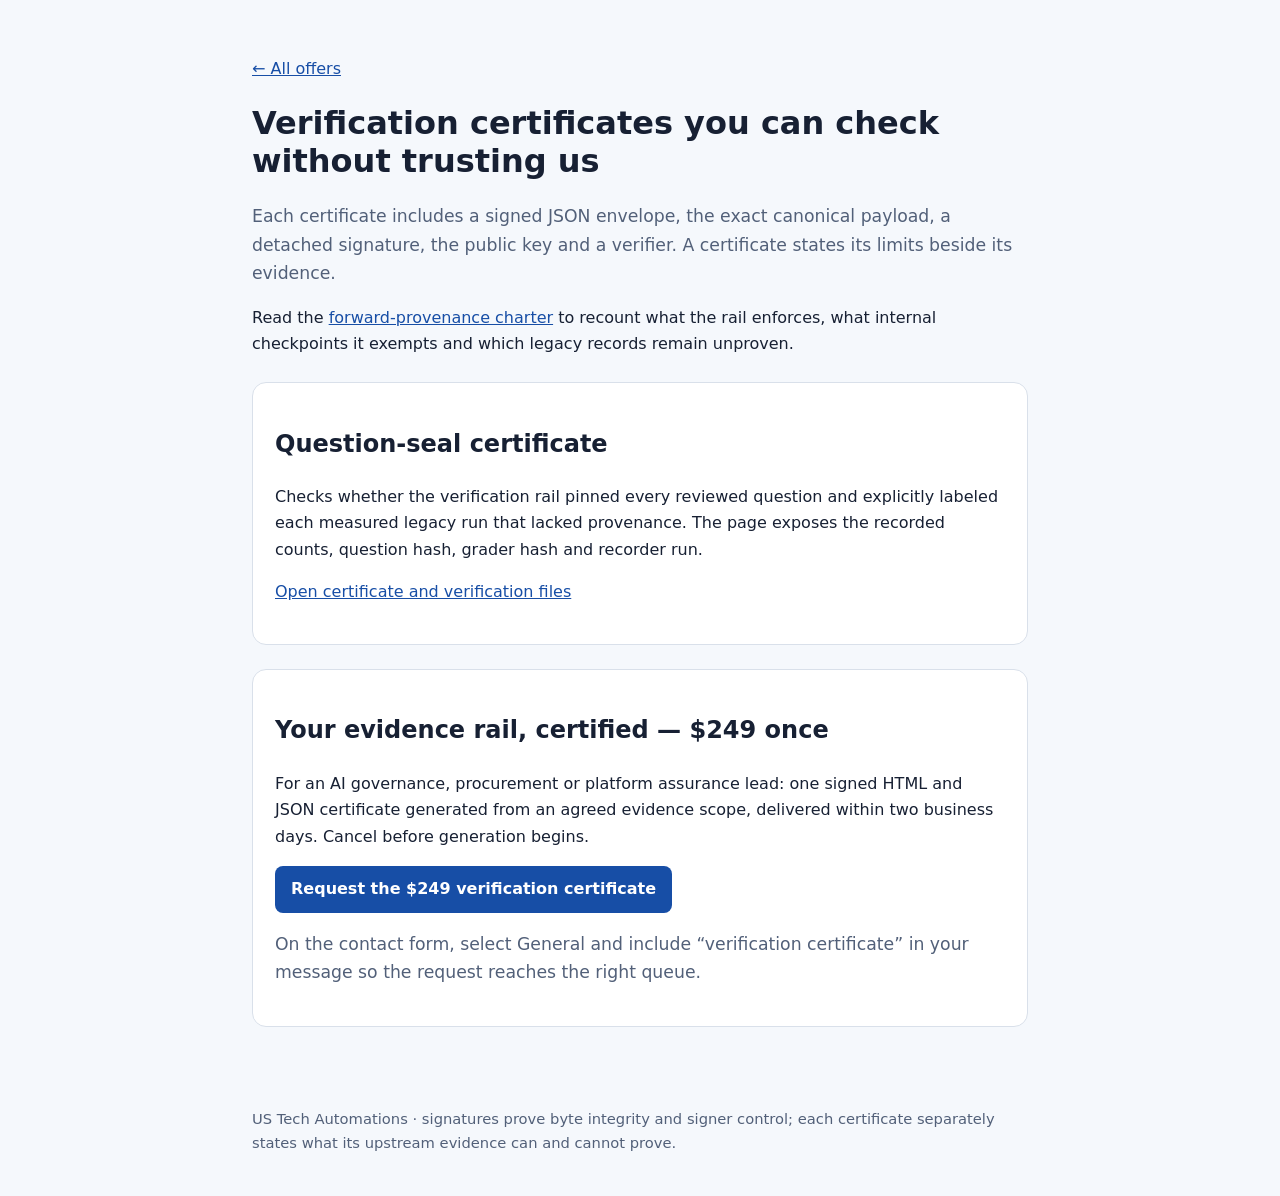
<file: certificates/index.html>
<!doctype html>
<html lang="en">
<head>
<meta charset="utf-8">
<meta name="viewport" content="width=device-width,initial-scale=1">
<title>Public verification certificates | US Tech Automations</title>
<meta name="description" content="Signed, downloadable verification certificates with the evidence, limits and public key needed to check them independently.">
<link rel="canonical" href="https://ustechautomations.com/offers/certificates/">
<style>
:root{--ink:#172033;--muted:#526079;--line:#d9e0ea;--paper:#fff;--wash:#f5f8fc;--blue:#174ea6}
*{box-sizing:border-box}body{margin:0;background:var(--wash);color:var(--ink);font:16px/1.65 system-ui,-apple-system,Segoe UI,sans-serif}
main,footer{max-width:820px;margin:auto;padding:40px 22px}h1{font-size:2rem;line-height:1.2}.sub{font-size:1.08rem;color:var(--muted)}
.card{background:var(--paper);border:1px solid var(--line);border-radius:14px;padding:22px;margin-top:24px}a{color:var(--blue)}
.cta{display:inline-block;background:var(--blue);color:#fff;text-decoration:none;font-weight:700;padding:10px 16px;border-radius:8px}
code{overflow-wrap:anywhere;background:#eef2f7;padding:2px 5px;border-radius:4px}footer{color:var(--muted);font-size:.92rem}
</style>
</head>
<body><main>
<p><a href="https://ustechautomations.com/offers">← All offers</a></p>
<h1>Verification certificates you can check without trusting us</h1>
<p class="sub">Each certificate includes a signed JSON envelope, the exact canonical payload, a detached signature, the public key and a verifier. A certificate states its limits beside its evidence.</p>
<p>Read the <a href="https://ustechautomations.com/offers/charter/">forward-provenance charter</a> to recount what the rail enforces, what internal checkpoints it exempts and which legacy records remain unproven.</p>
<article class="card">
<h2>Question-seal certificate</h2>
<p>Checks whether the verification rail pinned every reviewed question and explicitly labeled each measured legacy run that lacked provenance. The page exposes the recorded counts, question hash, grader hash and recorder run.</p>
<p><a href="cand-467-question-seal/">Open certificate and verification files</a></p>
</article>
<article class="card">
<h2>Your evidence rail, certified — $249 once</h2>
<p>For an AI governance, procurement or platform assurance lead: one signed HTML and JSON certificate generated from an agreed evidence scope, delivered within two business days. Cancel before generation begins.</p>
<a class="cta" href="https://ustechautomations.com/offers/verification-certificate/">Request the $249 verification certificate</a>
<p class="sub">On the contact form, select General and include “verification certificate” in your message so the request reaches the right queue.</p>
</article>
</main><footer>US Tech Automations · signatures prove byte integrity and signer control; each certificate separately states what its upstream evidence can and cannot prove.</footer></body>
</html>
</file>
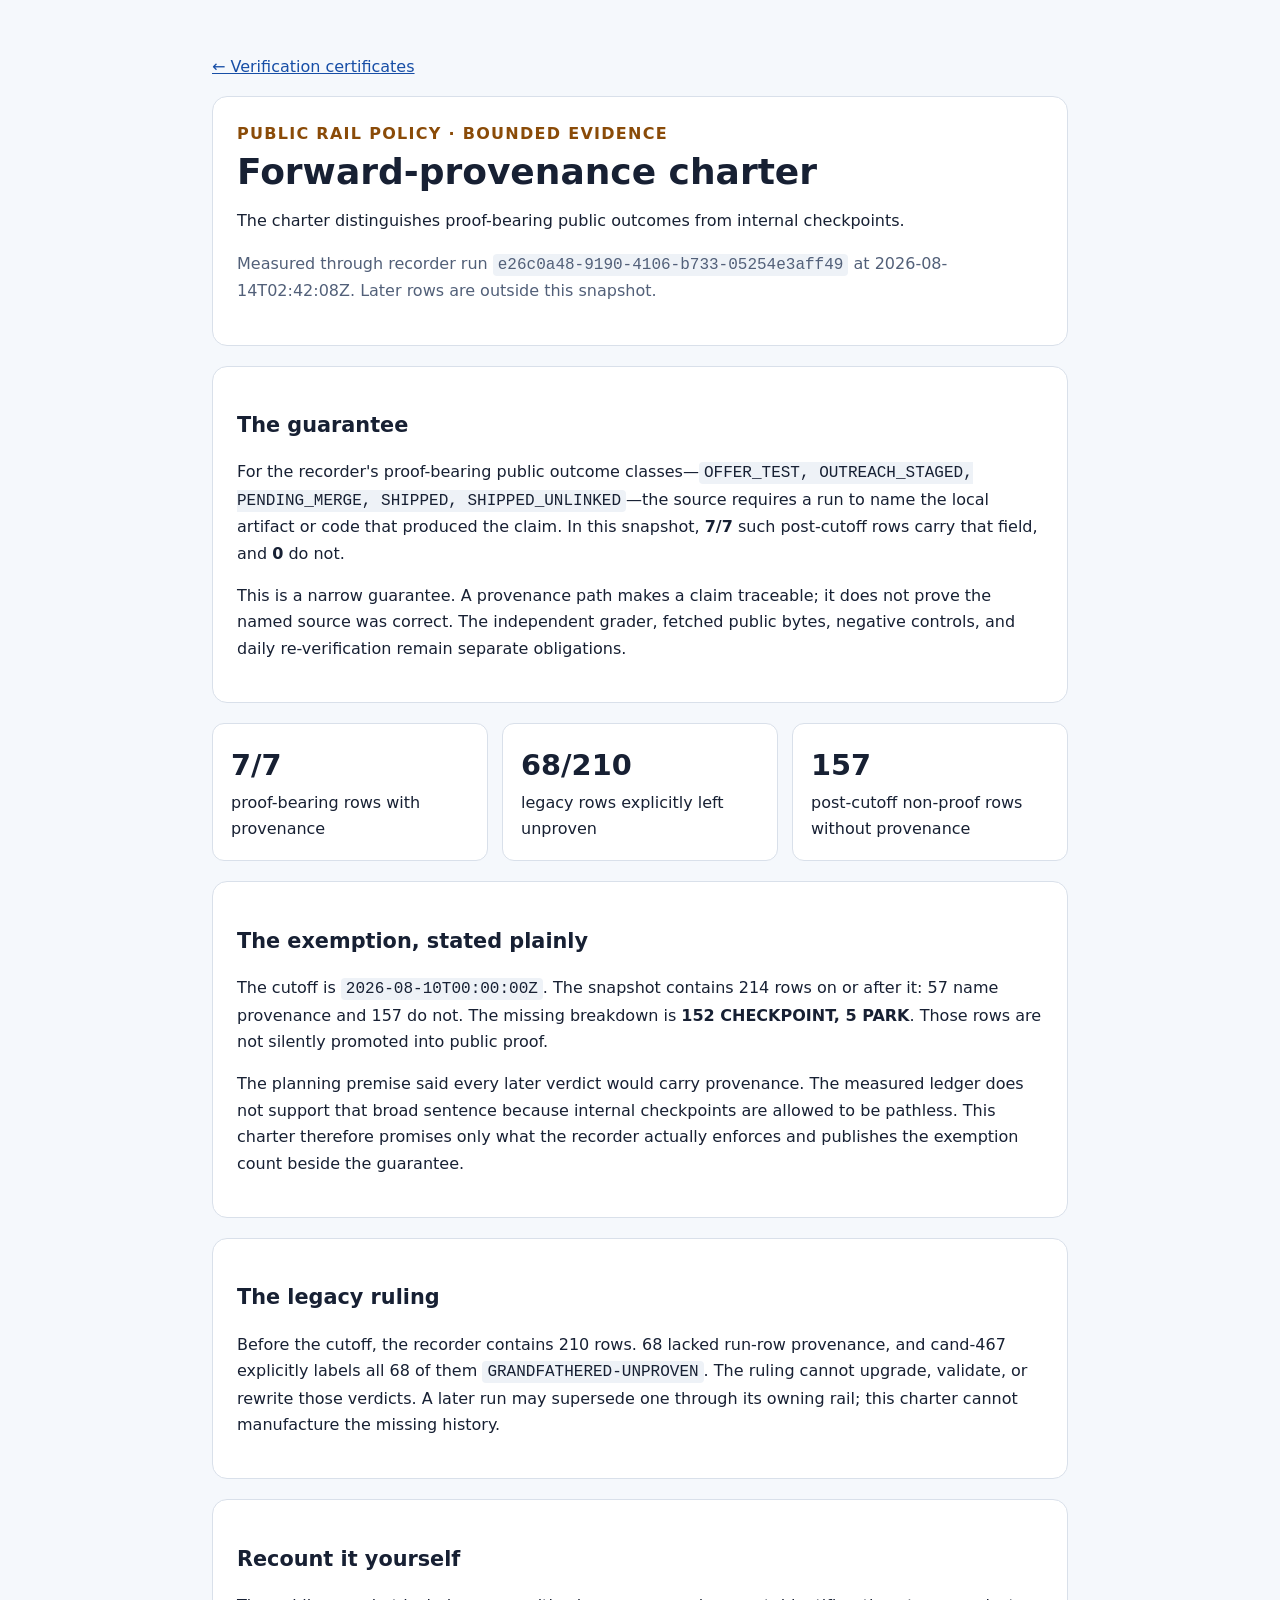
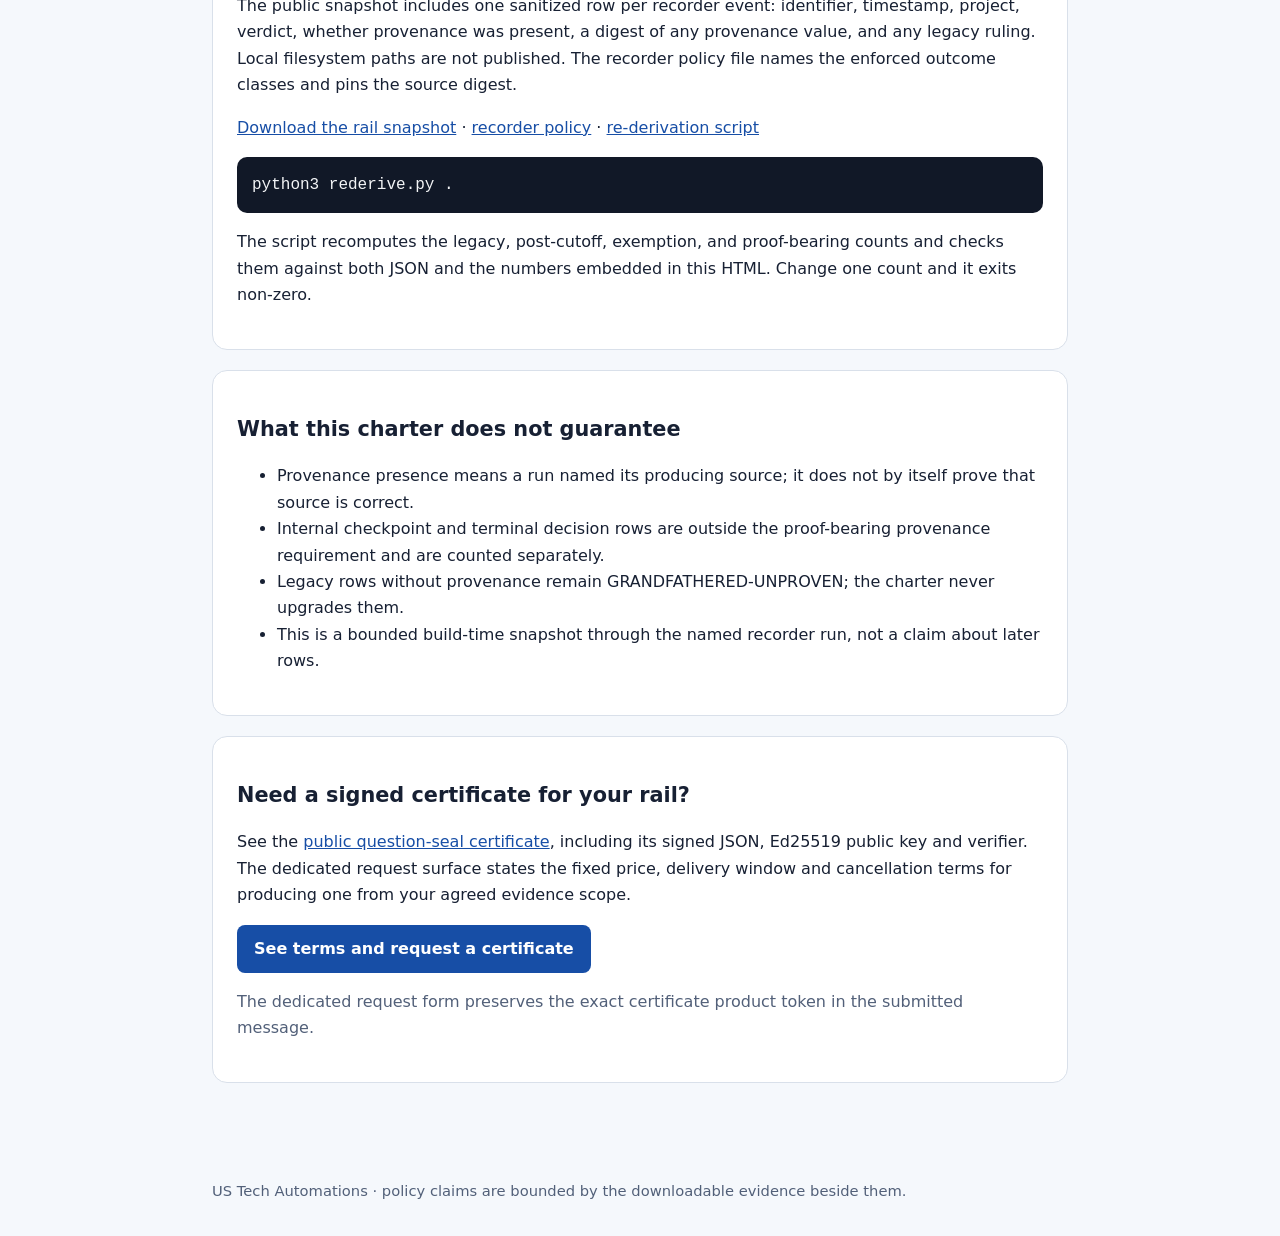
<file: charter/index.html>
<!doctype html>
<html lang="en"><head><meta charset="utf-8"><meta name="viewport" content="width=device-width,initial-scale=1">
<title>Forward-provenance charter | US Tech Automations</title>
<meta name="description" content="A recountable charter for what the USTA verification rail guarantees, what it exempts, and which legacy records remain unproven.">
<link rel="canonical" href="https://ustechautomations.com/offers/charter/">
<style>:root{--ink:#172033;--muted:#526079;--line:#d9e0ea;--paper:#fff;--wash:#f5f8fc;--blue:#174ea6;--amber:#8a4b08}*{box-sizing:border-box}body{margin:0;background:var(--wash);color:var(--ink);font:16px/1.65 system-ui,-apple-system,Segoe UI,sans-serif}main,footer{max-width:900px;margin:auto;padding:38px 22px}header,.card{background:var(--paper);border:1px solid var(--line);border-radius:15px;padding:24px;margin-bottom:20px}h1{font-size:2.25rem;line-height:1.15;margin:.2rem 0 1rem}h2{font-size:1.3rem}.eyebrow{text-transform:uppercase;letter-spacing:.08em;color:var(--amber);font-weight:750}.muted{color:var(--muted)}.grid{display:grid;grid-template-columns:repeat(auto-fit,minmax(210px,1fr));gap:14px;margin:20px 0}.metric{background:#fff;border:1px solid var(--line);border-radius:12px;padding:18px}.n{font-size:1.8rem;font-weight:800}code{overflow-wrap:anywhere;background:#eef2f7;padding:2px 5px;border-radius:4px}a{color:var(--blue)}.cta{display:inline-block;background:var(--blue);color:#fff;text-decoration:none;font-weight:750;padding:11px 17px;border-radius:8px}pre{white-space:pre-wrap;background:#111827;color:#f3f4f6;border-radius:10px;padding:15px;overflow:auto}.machine{display:none}footer{color:var(--muted);font-size:.92rem}</style></head>
<body><main><p><a href="https://ustechautomations.com/offers/certificates/">← Verification certificates</a></p>
<header><div class="eyebrow">Public rail policy · bounded evidence</div><h1>Forward-provenance charter</h1><p>The charter distinguishes proof-bearing public outcomes from internal checkpoints.</p><p class="muted">Measured through recorder run <code>e26c0a48-9190-4106-b733-05254e3aff49</code> at 2026-08-14T02:42:08Z. Later rows are outside this snapshot.</p></header>
<section class="card"><h2>The guarantee</h2><p>For the recorder's proof-bearing public outcome classes—<code>OFFER_TEST, OUTREACH_STAGED, PENDING_MERGE, SHIPPED, SHIPPED_UNLINKED</code>—the source requires a run to name the local artifact or code that produced the claim. In this snapshot, <strong>7/7</strong> such post-cutoff rows carry that field, and <strong>0</strong> do not.</p><p>This is a narrow guarantee. A provenance path makes a claim traceable; it does not prove the named source was correct. The independent grader, fetched public bytes, negative controls, and daily re-verification remain separate obligations.</p></section>
<div class="grid"><div class="metric"><div class="n">7/7</div><div>proof-bearing rows with provenance</div></div><div class="metric"><div class="n">68/210</div><div>legacy rows explicitly left unproven</div></div><div class="metric"><div class="n">157</div><div>post-cutoff non-proof rows without provenance</div></div></div>
<section class="card"><h2>The exemption, stated plainly</h2><p>The cutoff is <code>2026-08-10T00:00:00Z</code>. The snapshot contains 214 rows on or after it: 57 name provenance and 157 do not. The missing breakdown is <strong>152 CHECKPOINT, 5 PARK</strong>. Those rows are not silently promoted into public proof.</p><p>The planning premise said every later verdict would carry provenance. The measured ledger does not support that broad sentence because internal checkpoints are allowed to be pathless. This charter therefore promises only what the recorder actually enforces and publishes the exemption count beside the guarantee.</p></section>
<section class="card"><h2>The legacy ruling</h2><p>Before the cutoff, the recorder contains 210 rows. 68 lacked run-row provenance, and cand-467 explicitly labels all 68 of them <code>GRANDFATHERED-UNPROVEN</code>. The ruling cannot upgrade, validate, or rewrite those verdicts. A later run may supersede one through its owning rail; this charter cannot manufacture the missing history.</p></section>
<section class="card"><h2>Recount it yourself</h2><p>The public snapshot includes one sanitized row per recorder event: identifier, timestamp, project, verdict, whether provenance was present, a digest of any provenance value, and any legacy ruling. Local filesystem paths are not published. The recorder policy file names the enforced outcome classes and pins the source digest.</p><p><a href="rail-snapshot.json">Download the rail snapshot</a> · <a href="recorder-policy.json">recorder policy</a> · <a href="rederive.py">re-derivation script</a></p><pre>python3 rederive.py .</pre><p>The script recomputes the legacy, post-cutoff, exemption, and proof-bearing counts and checks them against both JSON and the numbers embedded in this HTML. Change one count and it exits non-zero.</p></section>
<section class="card"><h2>What this charter does not guarantee</h2><ul><li>Provenance presence means a run named its producing source; it does not by itself prove that source is correct.</li><li>Internal checkpoint and terminal decision rows are outside the proof-bearing provenance requirement and are counted separately.</li><li>Legacy rows without provenance remain GRANDFATHERED-UNPROVEN; the charter never upgrades them.</li><li>This is a bounded build-time snapshot through the named recorder run, not a claim about later rows.</li></ul></section>
<section class="card"><h2>Need a signed certificate for your rail?</h2><p>See the <a href="https://ustechautomations.com/offers/certificates/cand-467-question-seal/">public question-seal certificate</a>, including its signed JSON, Ed25519 public key and verifier. The dedicated request surface states the fixed price, delivery window and cancellation terms for producing one from your agreed evidence scope.</p><a class="cta" href="https://ustechautomations.com/offers/verification-certificate/">See terms and request a certificate</a><p class="muted">The dedicated request form preserves the exact certificate product token in the submitted message.</p></section>
<span class="machine" data-count="legacy_total">210</span><span class="machine" data-count="legacy_unproven">68</span><span class="machine" data-count="legacy_ruled">68</span><span class="machine" data-count="post_cutoff_total">214</span><span class="machine" data-count="post_cutoff_with_provenance">57</span><span class="machine" data-count="post_cutoff_without_provenance">157</span><span class="machine" data-count="proof_bearing_total">7</span><span class="machine" data-count="proof_bearing_with_provenance">7</span><span class="machine" data-count="proof_bearing_without_provenance">0</span></main><footer>US Tech Automations · policy claims are bounded by the downloadable evidence beside them.</footer></body></html>
</file>
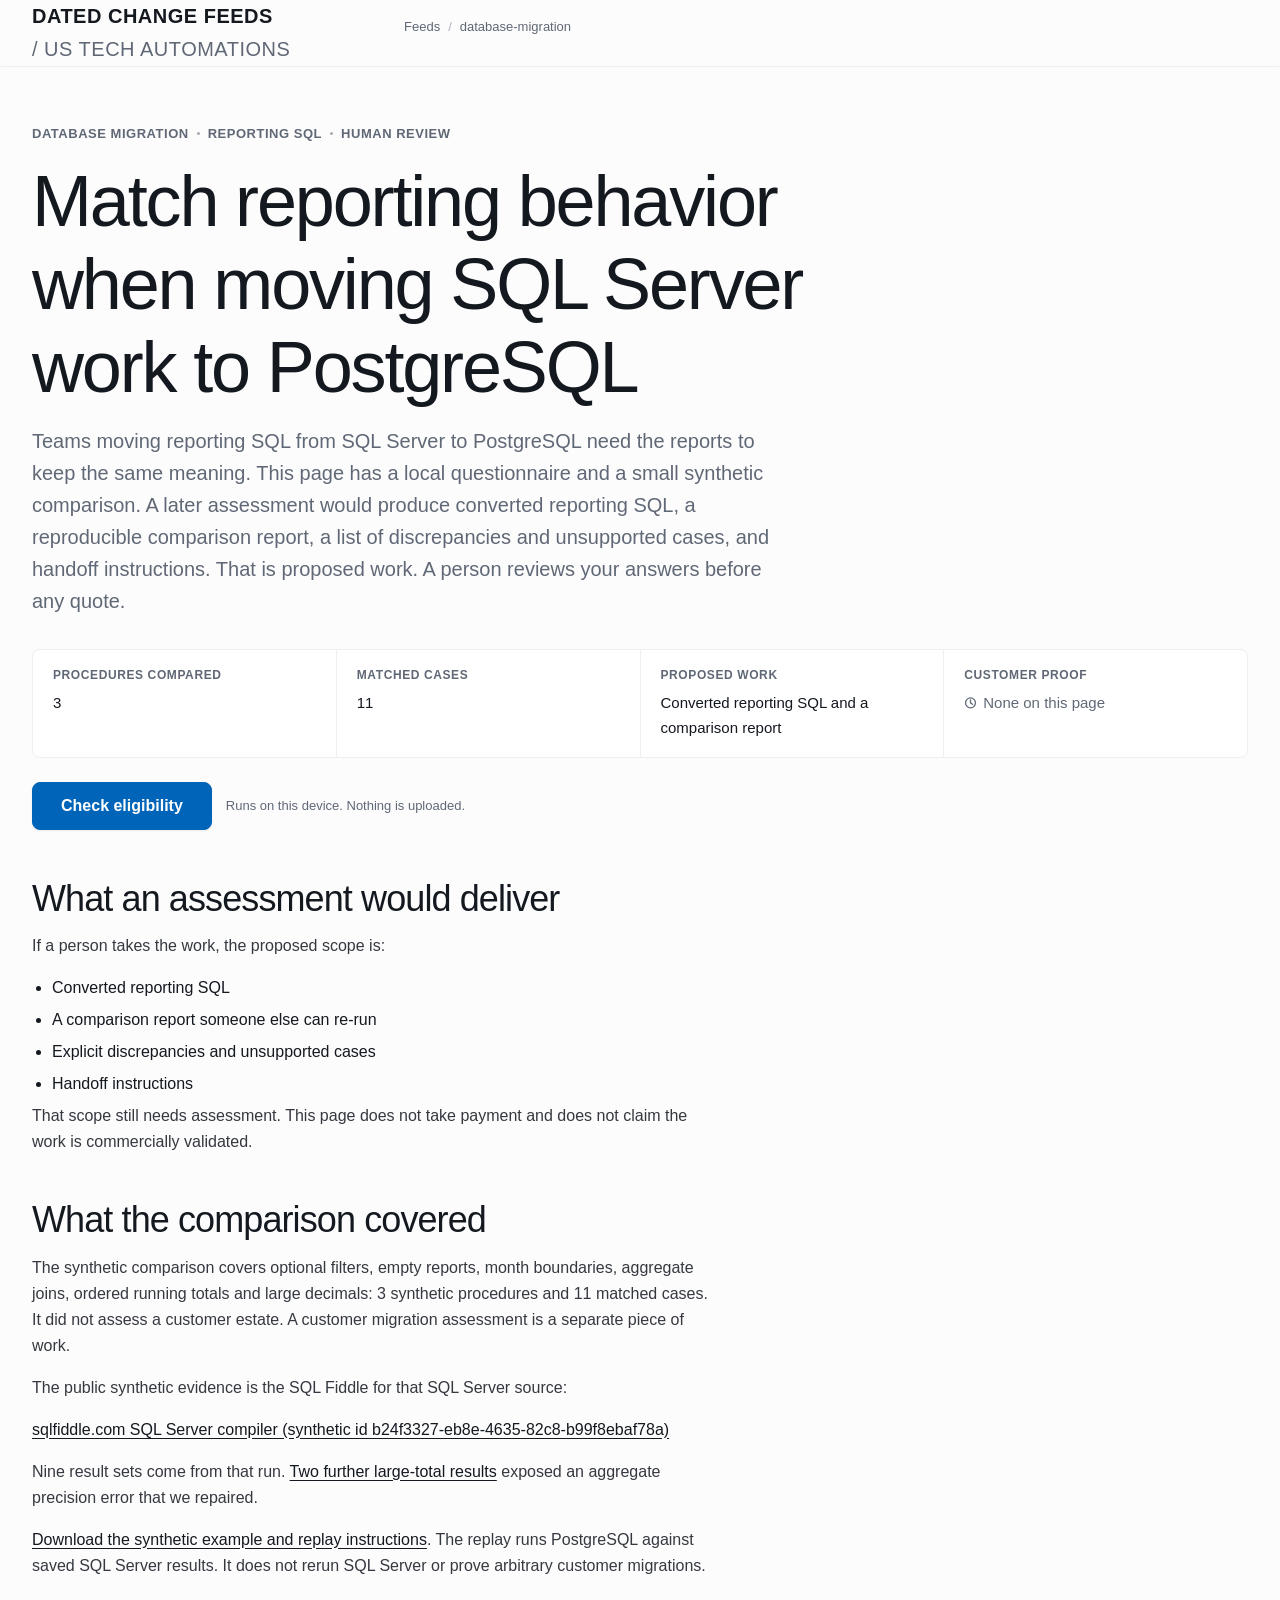
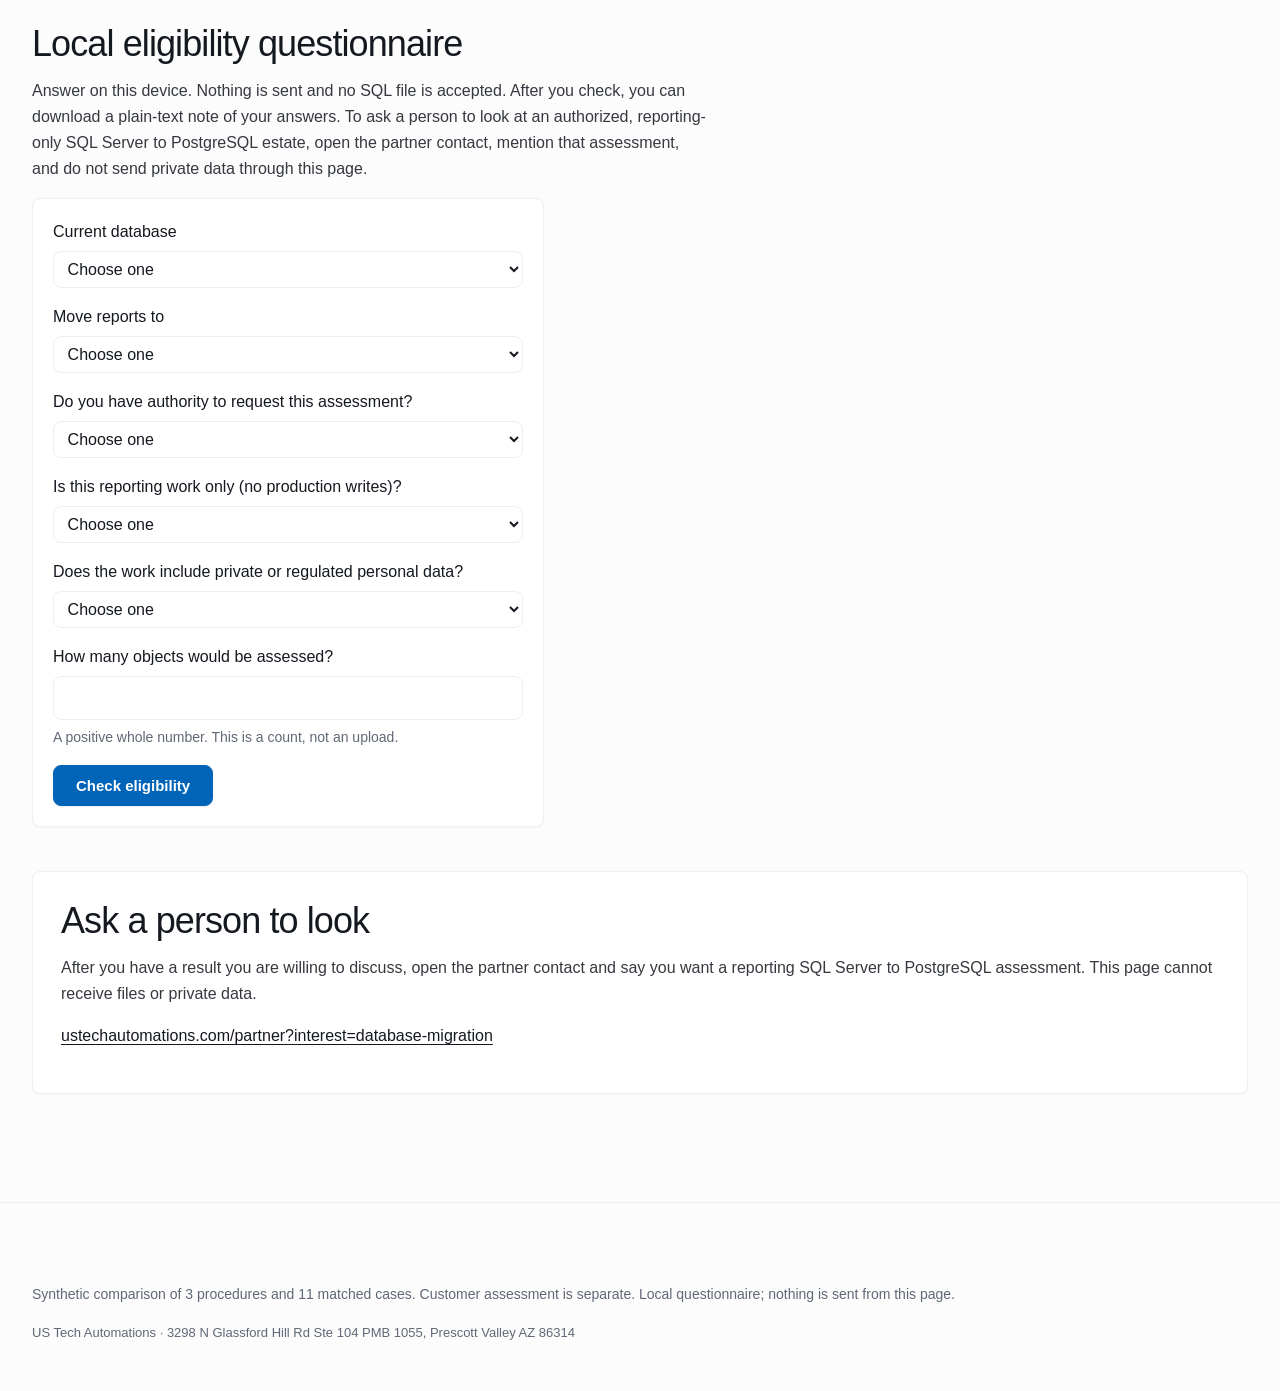
<file: migration-proof/index.html>
<!doctype html>
<html lang="en">
<head>
  <meta charset="utf-8">
  <meta name="viewport" content="width=device-width,initial-scale=1">
  <title>Match reporting behavior when moving SQL Server work to PostgreSQL — US Tech Automations</title>
  <meta name="description" content="Match reporting SQL behavior when moving from SQL Server to PostgreSQL. Local questionnaire plus a synthetic comparison of 3 procedures and 11 matched cases. A person reviews answers before any quote.">
  <link rel="canonical" href="https://ustechautomations.github.io/demand-foundry-offers/migration-proof/">
  <link rel="stylesheet" href="styles.css">
  <style>
    /* database-migration only: form layout. Semantic tokens. No shared-class restyle. */
    body[data-family="database-migration"] .elig {
      display: grid;
      gap: 1rem;
      max-width: 32rem;
    }
    body[data-family="database-migration"] .elig .q {
      display: grid;
      gap: .35rem;
    }
    body[data-family="database-migration"] .elig .hint {
      color: var(--muted-fg);
      font-size: .875rem;
      margin: 0;
    }
    body[data-family="database-migration"] .deliverables {
      margin: 0;
      padding-left: 1.25rem;
    }
    body[data-family="database-migration"] .deliverables li {
      margin: .35rem 0;
    }
    body[data-family="database-migration"] .outcome {
      margin-top: 1.25rem;
      padding: 1.25rem;
      background: var(--surface);
      border: 1px solid var(--line);
      border-radius: var(--radius);
    }
    body[data-family="database-migration"] .outcome[hidden] { display: none; }
    body[data-family="database-migration"] .actions {
      display: flex;
      flex-wrap: wrap;
      gap: .75rem;
      align-items: center;
    }
    @media (max-width: 34rem) {
      body[data-family="database-migration"] .actions {
        flex-direction: column;
        align-items: stretch;
      }
      body[data-family="database-migration"] .actions .btn { width: 100%; }
    }
    @media (max-width: 40rem) {
      body[data-family="database-migration"] .wrap,
      body[data-family="database-migration"] section,
      body[data-family="database-migration"] p,
      body[data-family="database-migration"] li,
      body[data-family="database-migration"] label { min-width: 0; overflow-wrap: anywhere; }
    }
    body[data-family="database-migration"] .btn-buy,
    body[data-family="database-migration"] .btn-buy:hover {
      background: hsl(var(--primary-surface-hover));
      border-color: hsl(var(--primary-surface-hover));
    }
    body[data-family="database-migration"] main a {
      color: var(--fg);
      text-decoration: underline;
      text-underline-offset: .18em;
    }
  </style>
  <meta name="theme-color" content="#7a3b12">
  <link rel="icon" type="image/svg+xml" href="https://ustechautomations.com/logo.svg">
  <link rel="icon" type="image/png" sizes="32x32" href="https://ustechautomations.com/favicon-32x32.png">
  <link rel="icon" type="image/png" sizes="16x16" href="https://ustechautomations.com/favicon-16x16.png">
  <link rel="apple-touch-icon" sizes="180x180" href="https://ustechautomations.com/apple-touch-icon.png">
  <link rel="manifest" href="https://ustechautomations.com/site.webmanifest">
  <meta property="og:type" content="website">
  <meta property="og:site_name" content="US Tech Automations — dated change feeds">
  <meta property="og:url" content="https://ustechautomations.github.io/demand-foundry-offers/migration-proof/">
  <meta property="og:title" content="Match reporting behavior when moving SQL Server work to PostgreSQL — US Tech Automations">
  <meta name="twitter:title" content="Match reporting behavior when moving SQL Server work to PostgreSQL — US Tech Automations">
  <meta property="og:description" content="Match reporting SQL behavior when moving from SQL Server to PostgreSQL. Local questionnaire plus a synthetic comparison of 3 procedures and 11 matched cases. A person reviews answers before any quote.">
  <meta name="twitter:description" content="Match reporting SQL behavior when moving from SQL Server to PostgreSQL. Local questionnaire plus a synthetic comparison of 3 procedures and 11 matched cases. A person reviews answers before any quote.">
  <meta name="twitter:card" content="summary">
</head>
<body data-family="database-migration">
<a class="skip" href="#main">Skip to content</a>

<header class="masthead">
  <div class="wrap">
    <a class="wordmark" href="https://ustechautomations.com/feeds/">Dated change feeds <span>/ US Tech Automations</span></a>
    <p class="crumbs"><a href="https://ustechautomations.com/feeds/">Feeds</a><span class="sep">/</span>database-migration</p>
  </div>
</header>

<section class="hero">
  <div class="wrap">
    <p class="eyebrow">Database migration <span class="dot"></span> reporting SQL <span class="dot"></span> human review</p>
    <h1>Match reporting behavior when moving SQL Server work to PostgreSQL</h1>
    <p class="lede">Teams moving reporting SQL from SQL Server to PostgreSQL need the reports to keep the same meaning. This page has a local questionnaire and a small synthetic comparison. A later assessment would produce converted reporting SQL, a reproducible comparison report, a list of discrepancies and unsupported cases, and handoff instructions. That is proposed work. A person reviews your answers before any quote.</p>
    <dl class="rail">
      <div><dt>Procedures compared</dt><dd>3</dd></div>
      <div><dt>Matched cases</dt><dd>11</dd></div>
      <div><dt>Proposed work</dt><dd>Converted reporting SQL and a comparison report</dd></div>
      <div><dt>Customer proof</dt><dd>
        <span class="state">
          <svg viewBox="0 0 16 16" aria-hidden="true" focusable="false" fill="none" stroke="currentColor" stroke-width="1.6" stroke-linecap="round" stroke-linejoin="round"><circle cx="8" cy="8" r="6.1"/><path d="M8 4.3V8l2.6 1.8"/></svg>
          None on this page
        </span>
      </dd></div>
    </dl>
    <p class="hero-cta"><a class="btn btn-buy btn-lg" href="#eligibility">Check eligibility</a>
    <span class="btn-note">Runs on this device. Nothing is uploaded.</span></p>
  </div>
</section>

<main id="main">
  <div class="wrap">
    <section>
      <h2>What an assessment would deliver</h2>
      <p>If a person takes the work, the proposed scope is:</p>
      <ul class="deliverables">
        <li>Converted reporting SQL</li>
        <li>A comparison report someone else can re-run</li>
        <li>Explicit discrepancies and unsupported cases</li>
        <li>Handoff instructions</li>
      </ul>
      <p>That scope still needs assessment. This page does not take payment and does not claim the work is commercially validated.</p>
    </section>

    <section>
      <h2>What the comparison covered</h2>
      <p>The synthetic comparison covers optional filters, empty reports, month boundaries, aggregate joins, ordered running totals and large decimals: 3 synthetic procedures and 11 matched cases. It did not assess a customer estate. A customer migration assessment is a separate piece of work.</p>
      <p>The public synthetic evidence is the SQL Fiddle for that SQL Server source:</p>
      <p><a href="https://sqlfiddle.com/sql-server/online-compiler?id=b24f3327-eb8e-4635-82c8-b99f8ebaf78a" rel="noopener">sqlfiddle.com SQL Server compiler (synthetic id b24f3327-eb8e-4635-82c8-b99f8ebaf78a)</a></p>
      <p>Nine result sets come from that run. <a href="https://sqlfiddle.com/sql-server/online-compiler?id=f143c3c8-6988-4848-83b0-07c6ea68d359">Two further large-total results</a> exposed an aggregate precision error that we repaired.</p>
      <p><a href="migration-example.zip">Download the synthetic example and replay instructions</a>. The replay runs PostgreSQL against saved SQL Server results. It does not rerun SQL Server or prove arbitrary customer migrations.</p>
    </section>

    <section id="eligibility">
      <h2>Local eligibility questionnaire</h2>
      <p>Answer on this device. Nothing is sent and no SQL file is accepted. After you check, you can download a plain-text note of your answers. To ask a person to look at an authorized, reporting-only SQL Server to PostgreSQL estate, open the partner contact, mention that assessment, and do not send private data through this page.</p>
      <form id="eligibility-form" class="elig card" novalidate>
        <div class="q">
          <label for="engine">Current database</label>
          <select class="field" id="engine" name="engine">
            <option value="">Choose one</option>
            <option value="sqlserver">SQL Server</option>
            <option value="other">Other</option>
          </select>
        </div>
        <div class="q">
          <label for="target">Move reports to</label>
          <select class="field" id="target" name="target">
            <option value="">Choose one</option>
            <option value="postgresql">PostgreSQL</option>
            <option value="other">Other</option>
          </select>
        </div>
        <div class="q">
          <label for="authorized">Do you have authority to request this assessment?</label>
          <select class="field" id="authorized" name="authorized">
            <option value="">Choose one</option>
            <option value="yes">Yes</option>
            <option value="no">No</option>
          </select>
        </div>
        <div class="q">
          <label for="reportingOnly">Is this reporting work only (no production writes)?</label>
          <select class="field" id="reportingOnly" name="reportingOnly">
            <option value="">Choose one</option>
            <option value="yes">Yes</option>
            <option value="no">No</option>
          </select>
        </div>
        <div class="q">
          <label for="privateData">Does the work include private or regulated personal data?</label>
          <select class="field" id="privateData" name="privateData">
            <option value="">Choose one</option>
            <option value="yes">Yes</option>
            <option value="no">No</option>
          </select>
        </div>
        <div class="q">
          <label for="objectCount">How many objects would be assessed?</label>
          <input class="field" id="objectCount" name="objectCount" type="number" min="1" step="1" inputmode="numeric" autocomplete="off">
          <p class="hint">A positive whole number. This is a count, not an upload.</p>
        </div>
        <div class="actions">
          <button type="submit" class="btn btn-buy" id="check-eligibility">Check eligibility</button>
          <button type="button" class="btn btn-ghost" id="download-assessment" hidden>Download local assessment</button>
        </div>
      </form>
      <div class="outcome" id="outcome" hidden role="status" aria-live="polite"></div>
    </section>

    <section class="contact">
      <h2>Ask a person to look</h2>
      <p>After you have a result you are willing to discuss, open the partner contact and say you want a reporting SQL Server to PostgreSQL assessment. This page cannot receive files or private data.</p>
      <p><a href="https://ustechautomations.com/partner?interest=database-migration" rel="noopener">ustechautomations.com/partner?interest=database-migration</a></p>
    </section>
  </div>
</main>

<footer class="site">
  <div class="wrap">
    <p>Synthetic comparison of 3 procedures and 11 matched cases. Customer assessment is separate. Local questionnaire; nothing is sent from this page.</p>
    <p class="addr">US Tech Automations &middot; 3298 N Glassford Hill Rd Ste 104 PMB 1055, Prescott Valley AZ 86314</p>
  </div>
</footer>
<script src="eligibility.js"></script>
<script>
(function () {
  var form = document.getElementById("eligibility-form");
  var outcome = document.getElementById("outcome");
  var downloadBtn = document.getElementById("download-assessment");
  var lastText = "";
  var objectUrl = "";
  var CONTACT = "https://ustechautomations.com/partner?interest=database-migration";

  var MEANING = {
    incomplete: "Fill every field. Object count must be a positive whole number.",
    unsupported: "This local check only covers an authorized, reporting-only SQL Server estate aimed at PostgreSQL. Other engines, unauthorized requests, or work that is not reporting-only stay outside this questionnaire.",
    "private-review": "Private or regulated data is not handled by this local form. A person would have to review that path separately. Nothing was stored or sent.",
    review: "A person can assess this estate. That is not acceptance and not a promise the work will proceed."
  };

  function yn(value) {
    if (value === "yes") return true;
    if (value === "no") return false;
    return null;
  }

  function labelEngine(value) {
    if (value === "sqlserver") return "SQL Server";
    if (value === "postgresql") return "PostgreSQL";
    if (value === "other") return "Other";
    return value || "(missing)";
  }

  function readAnswers() {
    return {
      engine: document.getElementById("engine").value,
      target: document.getElementById("target").value,
      authorized: yn(document.getElementById("authorized").value),
      reportingOnly: yn(document.getElementById("reportingOnly").value),
      privateData: yn(document.getElementById("privateData").value),
      objectCount: document.getElementById("objectCount").value
    };
  }

  function buildText(answers, status) {
    var lines = [
      "US Tech Automations — local migration assessment",
      "Generated on this device. Nothing was sent.",
      "",
      "Engine: " + labelEngine(answers.engine),
      "Target: " + labelEngine(answers.target),
      "Authorized: " + (answers.authorized === true ? "yes" : answers.authorized === false ? "no" : "(missing)"),
      "Reporting only: " + (answers.reportingOnly === true ? "yes" : answers.reportingOnly === false ? "no" : "(missing)"),
      "Private data: " + (answers.privateData === true ? "yes" : answers.privateData === false ? "no" : "(missing)"),
      "Object count: " + (answers.objectCount === "" ? "(missing)" : answers.objectCount),
      "",
      "Outcome: " + status,
      "Meaning: " + MEANING[status],
      "",
      "Review is not acceptance. A person still has to look before any quote.",
      "The original synthetic comparison covered 3 procedures and 11 matched cases only.",
      "Synthetic evidence: https://sqlfiddle.com/sql-server/online-compiler?id=b24f3327-eb8e-4635-82c8-b99f8ebaf78a",
      "That evidence is not real customer proof. Customer migration assessment is separate.",
      "",
      "Next step: open " + CONTACT,
      "and ask for a reporting SQL Server to PostgreSQL assessment.",
      "Do not send private data through the page."
    ];
    return lines.join("\n");
  }

  function nextStepHtml(status) {
    if (status === "review" || status === "private-review") {
      return "<p>Next step: save the local note if you want a copy, then write through <a href=\"" + CONTACT + "\" rel=\"noopener\">the partner contact</a> and mention a reporting SQL Server to PostgreSQL assessment. Do not attach private data here; this page cannot receive it.</p>";
    }
    if (status === "unsupported") {
      return "<p>This questionnaire does not cover that mix. If you still want a person to look, say what you have through <a href=\"" + CONTACT + "\" rel=\"noopener\">the partner contact</a>.</p>";
    }
    return "<p>Fill every field, then check again.</p>";
  }

  function show(status, answers) {
    lastText = buildText(answers, status);
    outcome.hidden = false;
    outcome.innerHTML =
      "<h3>Outcome: " + status + "</h3>" +
      "<p>" + MEANING[status] + "</p>" +
      nextStepHtml(status);
    downloadBtn.hidden = false;
  }

  function clearOutcome() {
    lastText = "";
    outcome.hidden = true;
    outcome.textContent = "";
    downloadBtn.hidden = true;
  }

  form.addEventListener("submit", function (event) {
    event.preventDefault();
    var answers = readAnswers();
    var result = classify(answers);
    show(result.status, answers);
  });

  var fields = form.querySelectorAll("select, input");
  for (var i = 0; i < fields.length; i++) {
    fields[i].addEventListener("change", clearOutcome);
    fields[i].addEventListener("input", clearOutcome);
  }

  downloadBtn.addEventListener("click", function () {
    if (!lastText) return;
    var blob = new Blob([lastText], { type: "text/plain;charset=utf-8" });
    var url = URL.createObjectURL(blob);
    var prior = objectUrl;
    objectUrl = url;
    var link = document.createElement("a");
    link.href = url;
    link.download = "migration-assessment.txt";
    link.rel = "noopener";
    link.style.display = "none";
    document.body.appendChild(link);
    link.click();
    window.setTimeout(function () {
      if (link.parentNode) link.parentNode.removeChild(link);
      if (prior) URL.revokeObjectURL(prior);
    }, 60000);
  });
})();
</script>
</body>
</html>
</file>
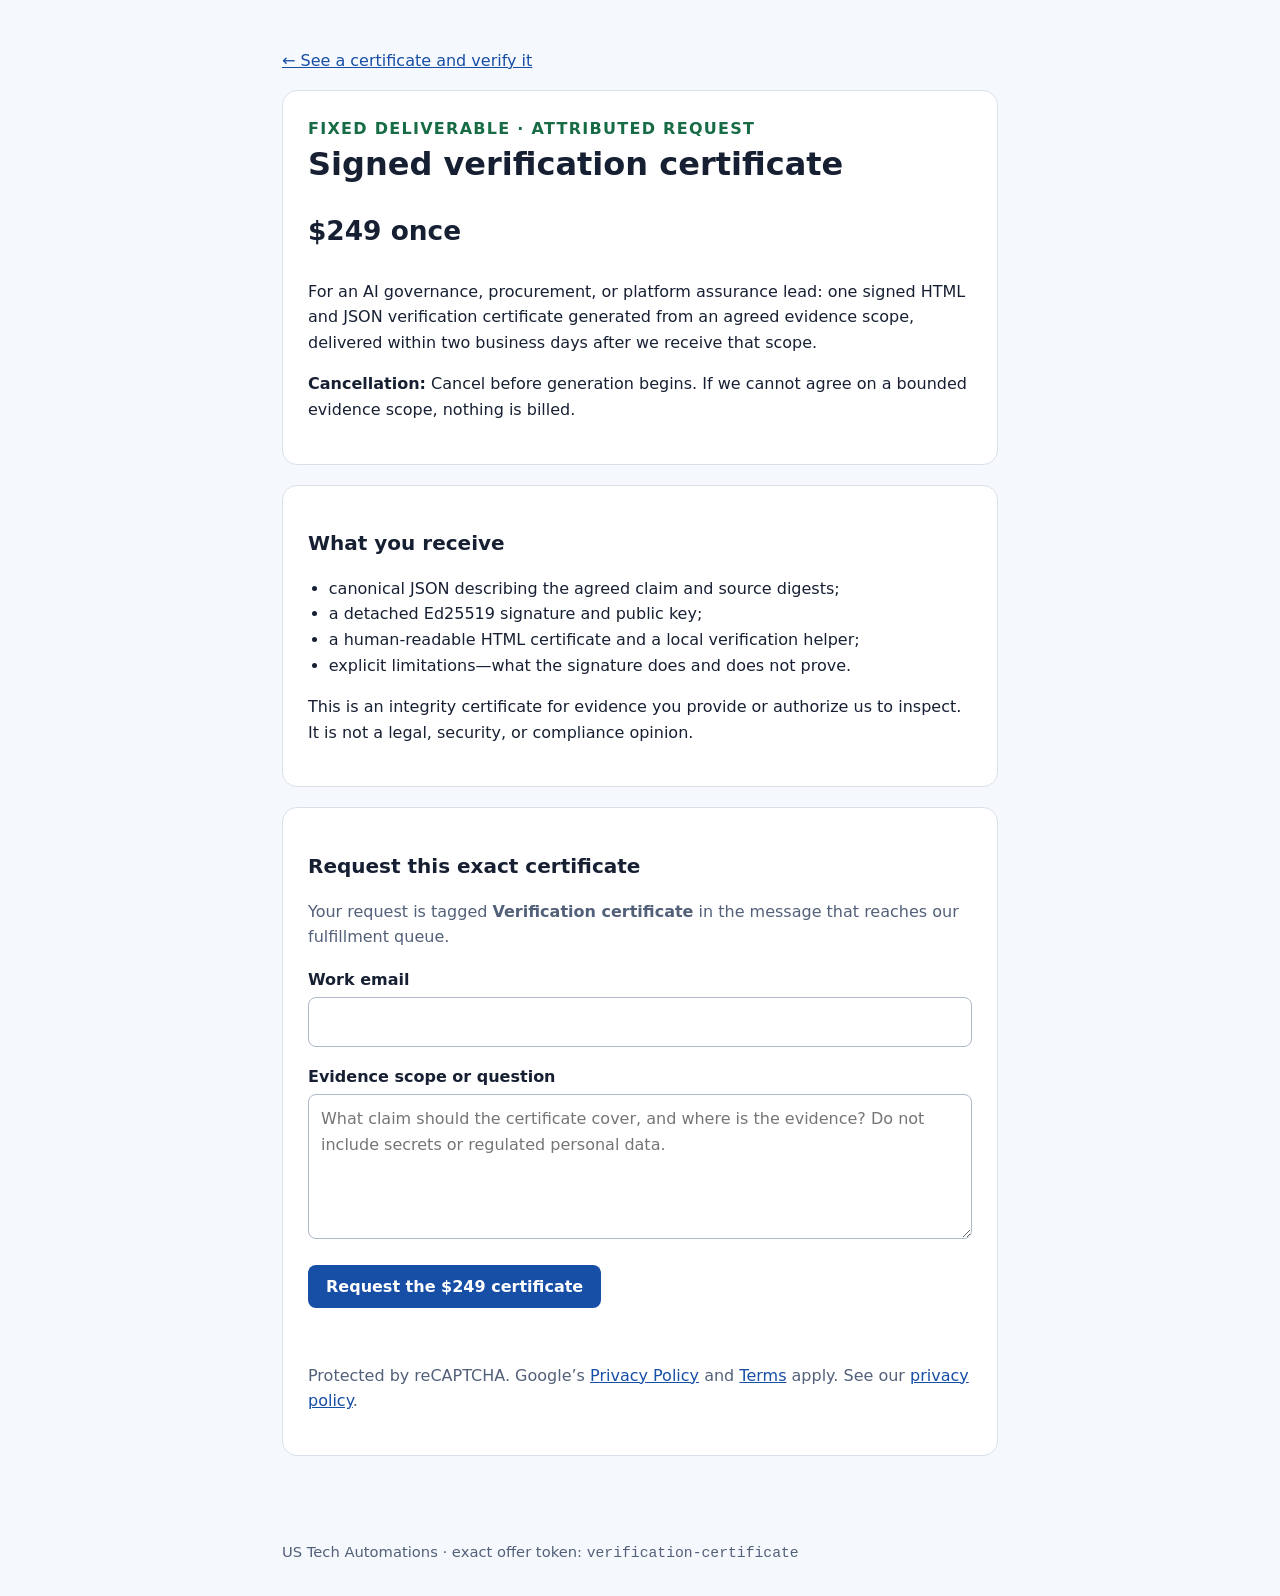
<file: verification-certificate/index.html>
<!doctype html>
<html lang="en">
<head>
<meta charset="utf-8">
<meta name="viewport" content="width=device-width,initial-scale=1">
<title>Request a $249 signed verification certificate | US Tech Automations</title>
<meta name="description" content="Request one signed HTML and JSON verification certificate from an agreed evidence scope, delivered within two business days.">
<link rel="canonical" href="https://ustechautomations.com/offers/verification-certificate/">
<meta property="og:type" content="website">
<meta property="og:url" content="https://ustechautomations.com/offers/verification-certificate/">
<meta property="og:title" content="$249 signed verification certificate">
<script type="application/ld+json">{"@context":"https://schema.org","@type":"Service","name":"Signed verification certificate","provider":{"@type":"Organization","name":"US Tech Automations","url":"https://ustechautomations.com/"},"offers":{"@type":"Offer","price":"249","priceCurrency":"USD","url":"https://ustechautomations.com/offers/verification-certificate/"}}</script>
<script async defer src="https://www.google.com/recaptcha/api.js?render=6LdoIE0sAAAAAByizeflURROpl4Im625QSVkF6nM"></script>
<style>
:root{--ink:#172033;--muted:#526079;--line:#d9e0ea;--paper:#fff;--wash:#f5f8fc;--blue:#174ea6;--green:#176b45;--red:#a12a2a}*{box-sizing:border-box}body{margin:0;background:var(--wash);color:var(--ink);font:16px/1.6 system-ui,-apple-system,Segoe UI,sans-serif}main,footer{max-width:760px;margin:auto;padding:32px 22px}header,.card{background:var(--paper);border:1px solid var(--line);border-radius:15px;padding:25px;margin-bottom:20px}h1{font-size:2rem;line-height:1.2;margin:.25rem 0 1rem}h2{font-size:1.25rem}.eyebrow{color:var(--green);font-weight:750;letter-spacing:.08em;text-transform:uppercase}.price{font-size:1.65rem;font-weight:800}.muted{color:var(--muted)}label{display:block;font-weight:700;margin:17px 0 5px}input,textarea{width:100%;font:inherit;color:var(--ink);background:#fff;border:1px solid #aeb8c8;border-radius:8px;padding:11px 12px}textarea{min-height:145px;resize:vertical}button{margin-top:18px;border:0;border-radius:8px;background:var(--blue);color:#fff;font:700 1rem/1.2 system-ui;padding:12px 18px;cursor:pointer}button[disabled]{cursor:wait;opacity:.65}.status{min-height:1.6em;margin-top:13px;font-weight:650}.status.error{color:var(--red)}.status.success{color:var(--green)}a{color:var(--blue)}ul{padding-left:1.3rem}footer{color:var(--muted);font-size:.92rem}</style>
</head>
<body>
<main>
  <p><a href="https://ustechautomations.com/offers/certificates/cand-467-question-seal/">&larr; See a certificate and verify it</a></p>
  <header>
    <div class="eyebrow">Fixed deliverable &middot; attributed request</div>
    <h1>Signed verification certificate</h1>
    <p class="price">$249 once</p>
    <p>For an AI governance, procurement, or platform assurance lead: one signed HTML and JSON verification certificate generated from an agreed evidence scope, delivered within two business days after we receive that scope.</p>
    <p><strong>Cancellation:</strong> Cancel before generation begins. If we cannot agree on a bounded evidence scope, nothing is billed.</p>
  </header>
  <section class="card">
    <h2>What you receive</h2>
    <ul>
      <li>canonical JSON describing the agreed claim and source digests;</li>
      <li>a detached Ed25519 signature and public key;</li>
      <li>a human-readable HTML certificate and a local verification helper;</li>
      <li>explicit limitations—what the signature does and does not prove.</li>
    </ul>
    <p>This is an integrity certificate for evidence you provide or authorize us to inspect. It is not a legal, security, or compliance opinion.</p>
  </section>
  <section class="card">
    <h2>Request this exact certificate</h2>
    <p class="muted">Your request is tagged <strong>Verification certificate</strong> in the message that reaches our fulfillment queue.</p>
    <form id="certificate-request" novalidate>
      <label for="email">Work email</label>
      <input id="email" name="email" type="email" autocomplete="email" maxlength="254" required>
      <label for="scope">Evidence scope or question</label>
      <textarea id="scope" name="scope" maxlength="1900" placeholder="What claim should the certificate cover, and where is the evidence? Do not include secrets or regulated personal data."></textarea>
      <button id="submit" type="submit">Request the $249 certificate</button>
      <p id="status" class="status" role="status" aria-live="polite"></p>
    </form>
    <p class="muted">Protected by reCAPTCHA. Google’s <a href="https://policies.google.com/privacy">Privacy Policy</a> and <a href="https://policies.google.com/terms">Terms</a> apply. See our <a href="https://ustechautomations.com/privacy">privacy policy</a>.</p>
  </section>
</main>
<footer>US Tech Automations &middot; exact offer token: <code>verification-certificate</code></footer>
<script>
(() => {
  'use strict';
  const siteKey = '6LdoIE0sAAAAAByizeflURROpl4Im625QSVkF6nM';
  const endpoint = 'https://api.ustechautomations.com/api/partnership/submit';
  const interest = '[Interest: Verification certificate]';
  const form = document.getElementById('certificate-request');
  const button = document.getElementById('submit');
  const status = document.getElementById('status');

  const setStatus = (message, kind = '') => {
    status.textContent = message;
    status.className = `status ${kind}`.trim();
  };

  const tokenFor = () => new Promise((resolve, reject) => {
    if (!window.grecaptcha || !window.grecaptcha.ready) {
      reject(new Error('Security check is still loading. Please wait a moment and retry.'));
      return;
    }
    window.grecaptcha.ready(() => {
      window.grecaptcha.execute(siteKey, {action: 'partnership_form'}).then(resolve, reject);
    });
  });

  form.addEventListener('submit', async (event) => {
    event.preventDefault();
    setStatus('');
    if (!form.reportValidity()) return;
    button.disabled = true;
    button.textContent = 'Submitting…';
    try {
      const recaptchaToken = await tokenFor();
      const scope = document.getElementById('scope').value.trim();
      const response = await fetch(endpoint, {
        method: 'POST',
        headers: {'Content-Type': 'application/json'},
        body: JSON.stringify({
          email: document.getElementById('email').value.trim(),
          message: `${interest}\n${scope}`.trim(),
          recaptchaToken
        })
      });
      const result = await response.json().catch(() => ({}));
      if (!response.ok) throw new Error(result.message || `Request failed (${response.status}).`);
      form.reset();
      setStatus('Request received. We will reply about this verification certificate within one business day.', 'success');
    } catch (error) {
      setStatus(error instanceof Error ? error.message : 'The request could not be submitted. Please retry.', 'error');
    } finally {
      button.disabled = false;
      button.textContent = 'Request the $249 certificate';
    }
  });
})();
</script>
</body>
</html>
</file>
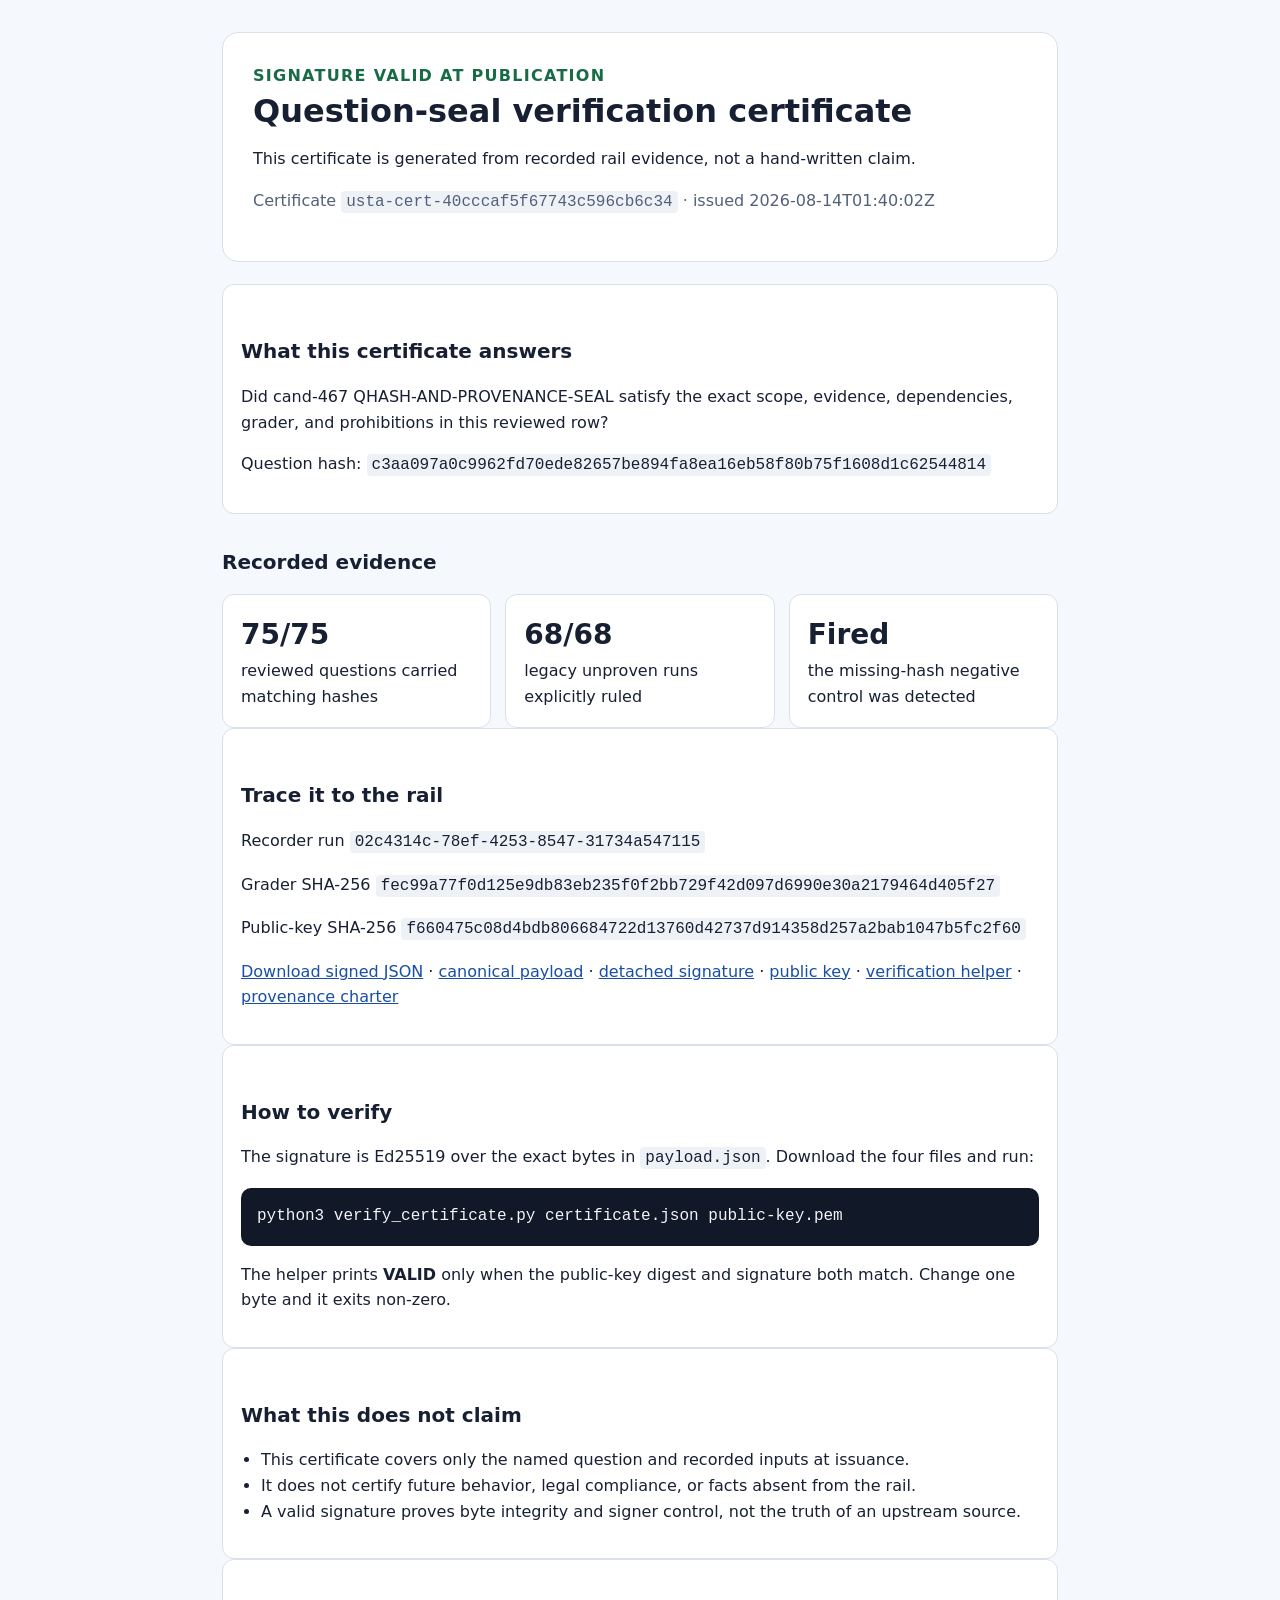
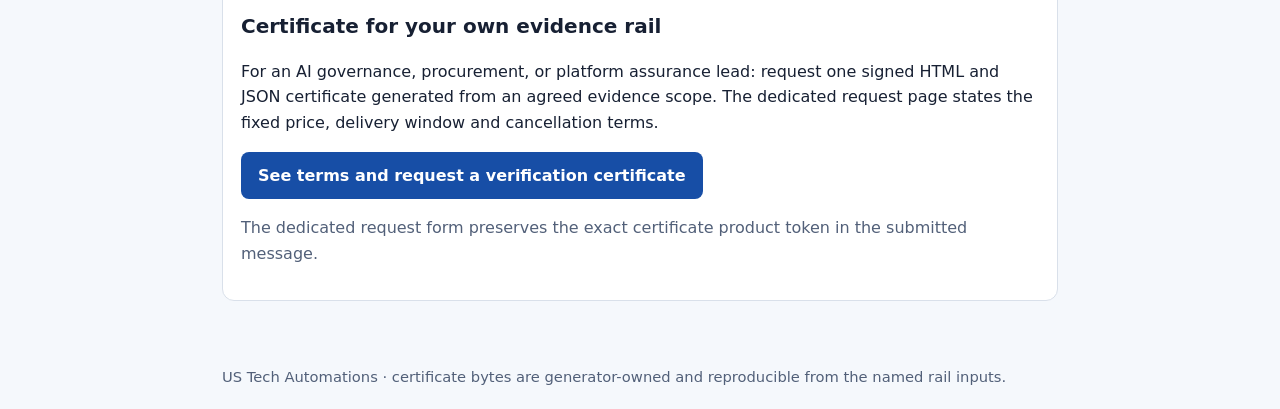
<file: certificates/cand-467-question-seal/index.html>
<!doctype html>
<html lang="en"><head><meta charset="utf-8"><meta name="viewport" content="width=device-width,initial-scale=1">
<title>Signed verification certificate usta-cert-40cccaf5f67743c596cb6c34 | US Tech Automations</title>
<meta name="description" content="Independently checkable Ed25519 certificate generated from recorded verification-rail evidence.">
<link rel="canonical" href="https://ustechautomations.com/offers/certificates/cand-467-question-seal/"><meta property="og:type" content="website"><meta property="og:url" content="https://ustechautomations.com/offers/certificates/cand-467-question-seal/">
<script type="application/ld+json">{"@context":"https://schema.org","@type":"Service","name":"Signed verification certificate","description":"A replayable HTML and JSON certificate generated from agreed rail evidence.","provider":{"@type":"Organization","name":"US Tech Automations","url":"https://ustechautomations.com/"},"offers":{"@type":"Offer","price":"249","priceCurrency":"USD","url":"https://ustechautomations.com/offers/verification-certificate/"}}</script>
<style>:root{--ink:#172033;--muted:#526079;--line:#d9e0ea;--paper:#fff;--wash:#f5f8fc;--blue:#174ea6;--green:#176b45}*{box-sizing:border-box}body{margin:0;background:var(--wash);color:var(--ink);font:16px/1.6 system-ui,-apple-system,Segoe UI,sans-serif}main,footer{max-width:880px;margin:auto;padding:32px 22px}header{padding:30px;border:1px solid var(--line);border-radius:16px;background:var(--paper);margin-bottom:22px}h1{font-size:2rem;line-height:1.2;margin:.2rem 0}h2{font-size:1.25rem;margin-top:2rem}.eyebrow{color:var(--green);font-weight:750;letter-spacing:.08em;text-transform:uppercase}.muted{color:var(--muted)}.grid{display:grid;grid-template-columns:repeat(auto-fit,minmax(220px,1fr));gap:14px}.card{background:var(--paper);border:1px solid var(--line);border-radius:12px;padding:18px}.n{font-size:1.75rem;font-weight:750}code{overflow-wrap:anywhere;background:#eef2f7;padding:2px 5px;border-radius:4px}a{color:var(--blue)}.cta{display:inline-block;background:var(--blue);color:#fff;text-decoration:none;font-weight:700;padding:11px 17px;border-radius:8px}pre{white-space:pre-wrap;background:#111827;color:#f3f4f6;border-radius:10px;padding:16px;overflow:auto}ul{padding-left:1.25rem}footer{color:var(--muted);font-size:.92rem}</style></head>
<body><main><header><div class="eyebrow">Signature valid at publication</div><h1>Question-seal verification certificate</h1>
<p>This certificate is generated from recorded rail evidence, not a hand-written claim.</p><p class="muted">Certificate <code>usta-cert-40cccaf5f67743c596cb6c34</code> · issued 2026-08-14T01:40:02Z</p></header>
<section class="card"><h2>What this certificate answers</h2><p>Did cand-467 QHASH-AND-PROVENANCE-SEAL satisfy the exact scope, evidence, dependencies, grader, and prohibitions in this reviewed row?</p><p>Question hash: <code>c3aa097a0c9962fd70ede82657be894fa8ea16eb58f80b75f1608d1c62544814</code></p></section>
<h2>Recorded evidence</h2><div class="grid"><div class="card"><div class="n">75/75</div><div>reviewed questions carried matching hashes</div></div>
<div class="card"><div class="n">68/68</div><div>legacy unproven runs explicitly ruled</div></div>
<div class="card"><div class="n">Fired</div><div>the missing-hash negative control was detected</div></div></div>
<section class="card"><h2>Trace it to the rail</h2><p>Recorder run <code>02c4314c-78ef-4253-8547-31734a547115</code></p><p>Grader SHA-256 <code>fec99a77f0d125e9db83eb235f0f2bb729f42d097d6990e30a2179464d405f27</code></p><p>Public-key SHA-256 <code>f660475c08d4bdb806684722d13760d42737d914358d257a2bab1047b5fc2f60</code></p>
<p><a href="certificate.json">Download signed JSON</a> · <a href="payload.json">canonical payload</a> · <a href="signature.bin">detached signature</a> · <a href="public-key.pem">public key</a> · <a href="verify_certificate.py">verification helper</a> · <a href="https://ustechautomations.com/offers/charter/">provenance charter</a></p></section>
<section class="card"><h2>How to verify</h2><p>The signature is Ed25519 over the exact bytes in <code>payload.json</code>. Download the four files and run:</p>
<pre>python3 verify_certificate.py certificate.json public-key.pem</pre><p>The helper prints <strong>VALID</strong> only when the public-key digest and signature both match. Change one byte and it exits non-zero.</p></section>
<section class="card"><h2>What this does not claim</h2><ul><li>This certificate covers only the named question and recorded inputs at issuance.</li><li>It does not certify future behavior, legal compliance, or facts absent from the rail.</li><li>A valid signature proves byte integrity and signer control, not the truth of an upstream source.</li></ul></section>
<section class="card"><h2>Certificate for your own evidence rail</h2><p>For an AI governance, procurement, or platform assurance lead: request one signed HTML and JSON certificate generated from an agreed evidence scope. The dedicated request page states the fixed price, delivery window and cancellation terms.</p><a class="cta" href="https://ustechautomations.com/offers/verification-certificate/">See terms and request a verification certificate</a><p class="muted">The dedicated request form preserves the exact certificate product token in the submitted message.</p></section>
</main><footer>US Tech Automations · certificate bytes are generator-owned and reproducible from the named rail inputs.</footer></body></html>
</file>
<file: migration-proof/styles.css>
/* ==========================================================================
   Dated change feeds — aligned to the ustechautomations.com design system.
   Tokens, type scale, radius and accent are lifted from the live main site.
   Take them from assets/WebsiteStyleProvider-*.css, NOT assets/root-*.css: the
   root sheet is the app's palette and the website overrides it. Reading the
   wrong one is how these pages ended up with a near-black button where the
   marketing site has a blue one.

   Look only. Prices, sample rows, event ids and honesty lines live in the
   HTML and are frozen: never restyle a fact out of existence.
   Each family page sets data-family on <body>. Nothing in this file reads it:
   there is one accent and every family shares it. The attribute is kept for
   the page's own scripts and for anyone grepping the built site by family.
   ========================================================================== */

@font-face {
  font-family: "Satoshi";
  src: url("https://ustechautomations.com/fonts/Satoshi-Variable.woff2") format("woff2-variations"),
       url("https://ustechautomations.com/fonts/Satoshi-Variable.woff2") format("woff2");
  font-weight: 300 900;
  font-display: swap;
  font-style: normal;
}

:root {
  /* type — same stack the main site resolves --font-sans to */
  --sans: "Satoshi", -apple-system, BlinkMacSystemFont, "Segoe UI", Roboto, Oxygen, Ubuntu, Cantarell, sans-serif;
  --serif: "PT Serif", ui-serif, Georgia, "Times New Roman", serif;
  --mono: ui-monospace, SFMono-Regular, "SF Mono", Menlo, Consolas, "Liberation Mono", monospace;

  /* main-site tokens, light */
  --background: 220 10% 99%;
  --foreground: 220 20% 10%;
  --card: 0 0% 100%;
  --card-foreground: 220 20% 10%;
  --secondary: 220 12% 97%;
  --muted: 220 12% 97%;
  --muted-foreground: 220 10% 42%;
  --border: 220 13% 94%;
  --primary: 207 100% 50%;
  --primary-foreground: 0 0% 100%;
  --primary-surface: 207 100% 42%;
  --primary-surface-hover: 207 100% 36%;
  --primary-hover: 207 100% 44%;
  --accent-blue: 207 100% 50%;
  --accent-emerald: 149 80% 90%;
  --accent-emerald-fg: 161 94% 30%;
  --accent-amber: 48 96% 89%;
  --accent-amber-fg: 26 90% 37%;
  /* The estate's one "this is wrong / do not do this" colour, added 2026-09-08.
     Four in-page tools were each carrying their own red -- #b42318, #c0392b and
     two more -- because there was no token to reach for. One red, defined here
     in both themes, is the whole reason this token exists: see BRAND.md §1. */
  --accent-rose: 0 86% 94%;
  --accent-rose-fg: 0 72% 41%;
  --radius: .5rem;
  --shadow-color: 220 15% 60%;

  /* resolved */
  --bg: hsl(var(--background));
  --surface: hsl(var(--card));
  --surface-2: hsl(var(--secondary));
  --fg: hsl(var(--foreground));
  --muted-fg: hsl(var(--muted-foreground));
  --faint: hsl(var(--muted-foreground) / .78);
  --line: hsl(var(--border));
  --line-strong: hsl(var(--border) / 1.6);
  --accent: hsl(var(--accent-blue));
  --shadow-sm: 0 1px 2px hsl(var(--shadow-color) / .08);
  --shadow-md: 0 4px 16px -4px hsl(var(--shadow-color) / .16);
}

@media (prefers-color-scheme: dark) {
  :root:not([data-theme="light"]) {
    --background: 220 15% 8%;
    --foreground: 220 15% 96%;
    --card: 220 12% 10%;
    --card-foreground: 220 15% 96%;
    --secondary: 220 10% 16%;
    --muted: 220 10% 16%;
    --muted-foreground: 220 8% 62%;
    --border: 220 10% 18%;
    --primary: 207 100% 50%;
    --primary-foreground: 0 0% 100%;
  --primary-surface: 207 100% 42%;
  --primary-surface-hover: 207 100% 36%;
    --primary-hover: 207 100% 44%;
    --accent-blue: 207 100% 60%;
    --accent-emerald: 164 86% 16%;
    --accent-emerald-fg: 158 64% 52%;
    --accent-amber: 22 78% 26%;
    --accent-amber-fg: 45.9 96.7% 64.5%;
    --accent-rose: 0 63% 18%;
    --accent-rose-fg: 0 91% 71%;
    --shadow-color: 220 20% 4%;
  }
}
:root[data-theme="dark"] {
  --background: 220 15% 8%;
  --foreground: 220 15% 96%;
  --card: 220 12% 10%;
  --card-foreground: 220 15% 96%;
  --secondary: 220 10% 16%;
  --muted: 220 10% 16%;
  --muted-foreground: 220 8% 62%;
  --border: 220 10% 18%;
  --primary: 207 100% 50%;
  --primary-foreground: 0 0% 100%;
  --primary-surface: 207 100% 42%;
  --primary-surface-hover: 207 100% 36%;
  --primary-hover: 207 100% 44%;
  --accent-blue: 207 100% 60%;
  --accent-emerald: 164 86% 16%;
  --accent-emerald-fg: 158 64% 52%;
  --accent-amber: 22 78% 26%;
  --accent-amber-fg: 45.9 96.7% 64.5%;
  --accent-rose: 0 63% 18%;
  --accent-rose-fg: 0 91% 71%;
  --shadow-color: 220 20% 4%;
}

*, *::before, *::after { box-sizing: border-box; }

html { -webkit-text-size-adjust: 100%; background: hsl(var(--background)); }

body {
  margin: 0;
  background: var(--bg);
  color: var(--fg);
  font-family: var(--sans);
  font-size: 16px;
  font-weight: 500;
  line-height: 1.65;
  -webkit-font-smoothing: antialiased;
  text-rendering: optimizeLegibility;
}

.wrap { width: 100%; max-width: 1280px; margin: 0 auto; padding: 0 1.5rem; }
@media (min-width: 768px) { .wrap { padding: 0 2rem; } }

a { color: var(--accent); text-decoration: none; }
a:hover { text-decoration: underline; }

.skip {
  position: absolute; left: -9999px; top: 0;
  background: var(--surface); color: var(--fg);
  padding: .75rem 1rem; border: 1px solid var(--line);
  border-radius: var(--radius); z-index: 100;
}
.skip:focus { left: 1rem; top: 1rem; }

/* One visible focus ring for everything keyboard-reachable. BRAND.md §5 and §9
   ask for visible focus and never removing an outline; until now the estate
   relied on whatever ring the browser drew, which on the filled blue buttons and
   the dark surfaces was close to invisible. Nothing here removes an outline. */
a:focus-visible,
button:focus-visible,
input:focus-visible,
select:focus-visible,
textarea:focus-visible,
summary:focus-visible,
[tabindex]:focus-visible {
  outline: 2px solid hsl(var(--primary));
  outline-offset: 2px;
  border-radius: var(--radius);
}

/* ---------- text inputs in the in-page tools ---------- */
/* The pre-check, the diagram tool, the hazmat search and the label forge each
   drew their own box: four borders, four greys, four corner radii, and one of
   them was written into a style="" attribute. This is that box, once. */
.field {
  width: 100%; max-width: 32rem;
  font: inherit;
  padding: .5rem .6rem;
  color: var(--fg);
  background: var(--surface);
  border: 1px solid var(--line);
  border-radius: var(--radius);
}
.field::placeholder { color: var(--muted-fg); opacity: 1; }

/* ---------- masthead: mirrors the main-site sticky header ---------- */
.masthead {
  position: sticky; top: 0; z-index: 40;
  width: 100%;
  border-bottom: 1px solid var(--line);
  background: hsl(var(--background) / .8);
  backdrop-filter: blur(8px);
  -webkit-backdrop-filter: blur(8px);
}
.masthead .wrap {
  display: flex; align-items: center; gap: 1.25rem;
  min-height: 64px; flex-wrap: wrap;
}
@media (min-width: 1024px) { .masthead .wrap { flex-wrap: nowrap; } }
.wordmark {
  display: inline-flex; align-items: center; gap: .5rem;
  font-weight: 900; font-size: 1rem; letter-spacing: normal;
  text-transform: uppercase;
  color: var(--fg); text-decoration: none;
  /* On a phone the family name and the "/ US Tech Automations" part may sit on
     two lines; from 640px up they stay on one. Found on a 375px screenshot. */
  flex-wrap: wrap; white-space: normal; row-gap: 0;
}
@media (min-width: 640px) { .wordmark { font-size: 1.25rem; letter-spacing: .025em; white-space: nowrap; } }
.usta-logo { width: 24px; height: 24px; display: block; flex: none; }
.wordmark:hover { text-decoration: none; opacity: .8; }
.wordmark span { font-weight: 500; color: var(--muted-fg); }

.mast-nav { display: none; gap: 2rem; margin-left: 2rem; align-items: center; flex: 1; }
/* main site keeps the links beside the wordmark and the CTA hard right */
.mast-cta { margin-left: auto; }
@media (min-width: 1024px) { .mast-nav { display: flex; } }
.mast-nav a {
  font-size: .875rem; font-weight: 500; color: var(--fg); text-decoration: none;
}
.mast-nav a:hover { color: hsl(var(--primary)); text-decoration: none; }
.mast-cta {
  display: inline-flex; align-items: center;
  background: hsl(var(--primary)); color: hsl(var(--primary-foreground));
  font-size: .875rem; font-weight: 600;
  padding: .5rem 1rem; border-radius: var(--radius);
  text-decoration: none; white-space: nowrap;
}
.mast-cta:hover { background: hsl(var(--primary-hover)); text-decoration: none; }

.crumbs {
  width: 100%; margin: 0 0 .75rem; font-size: .8125rem; color: var(--muted-fg);
}
.crumbbar { border-bottom: 1px solid var(--line); background: hsl(var(--background)); }
.crumbbar .crumbs {
  width: auto; margin: 0; padding: .625rem 0;
  white-space: nowrap; overflow-x: auto;
}
.crumbs a { color: var(--muted-fg); }
.crumbs .sep { padding: 0 .5rem; opacity: .5; }

/* ---------- hero ---------- */
.hero { padding: 3.5rem 0 2rem; }
.hero h1 {
  font-size: 3rem;
  line-height: 1.15; letter-spacing: -.025em; font-weight: 500;
  margin: 0 0 1rem; max-width: 20ch;
}
@media (min-width: 768px) { .hero h1 { font-size: 3.75rem; } }
@media (min-width: 1024px) { .hero h1 { font-size: 4.5rem; letter-spacing: -.03em; } }
.eyebrow {
  display: flex; align-items: center; flex-wrap: wrap; gap: .5rem;
  margin: 0 0 1rem;
  font-size: .8125rem; font-weight: 600; letter-spacing: .04em; text-transform: uppercase;
  color: var(--muted-fg);
}
.dot { width: 3px; height: 3px; border-radius: 50%; background: currentColor; opacity: .55; display: inline-block; }
.lede {
  font-size: clamp(1.0625rem, 1rem + .35vw, 1.25rem);
  line-height: 1.6; color: var(--muted-fg); max-width: 68ch; margin: 0 0 2rem;
}
.lede strong { color: var(--fg); font-weight: 600; }

/* ---------- fact rail ---------- */
.rail {
  display: grid; gap: 1px; margin: 0;
  grid-template-columns: repeat(auto-fit, minmax(200px, 1fr));
  background: var(--line);
  border: 1px solid var(--line);
  border-radius: var(--radius);
  overflow: hidden;
}
.rail > div { background: var(--surface); padding: 1rem 1.25rem; }
.rail dt {
  font-size: .75rem; font-weight: 600; letter-spacing: .05em; text-transform: uppercase;
  color: var(--muted-fg); margin: 0 0 .375rem;
}
.rail dd { margin: 0; font-size: .9375rem; font-weight: 500; }
.rail dd.price, .amount {
  font-size: 1.25rem; font-weight: 700; letter-spacing: -.02em;
  font-variant-numeric: tabular-nums;
}

/* ---------- main ---------- */
main { padding: 1rem 0 4rem; }
main section { margin: 0 0 2.75rem; max-width: 76ch; }
/* Evidence tables use the full 1280px container the main site's sections use,
   while the prose around them keeps its reading measure. */
main section:has(.evidence) { max-width: none; }
main section:has(.evidence) > p,
main section:has(.evidence) > h2,
main section:has(.evidence) > h3 { max-width: 76ch; }
/* Main-site heading character (weight/tracking/leading are its h1-h6 rule).
   Sizes step one rung down its ladder: a feed page's h2 is a subsection of a
   record, not a marketing section header, so it takes the site's h3 numbers. */
h2 {
  font-size: 1.875rem; font-weight: 500; letter-spacing: -.025em; line-height: 1.15;
  margin: 0 0 .875rem;
}
h3 {
  font-size: 1.5rem; font-weight: 500; letter-spacing: -.025em; line-height: 1.15;
  margin: 0 0 .5rem;
}
@media (min-width: 768px) {
  h2 { font-size: 2.25rem; }
  h3 { font-size: 1.875rem; }
}
p { margin: 0 0 1rem; line-height: 1.625; }
main p { color: hsl(var(--foreground) / .86); }
strong { font-weight: 650; color: var(--fg); }

/* ---------- state line ---------- */
/* What replaced the status pills on 2026-09-08 (BRAND.md §7). The old
   .pill/.pill-ready/.pill-hold trio was a filled, 999px-radius badge in amber or
   emerald: a second radius, a second border weight and two accent colours that
   existed nowhere else on the page, carrying a fact that the words beside it
   already carried. It is now muted text with a muted icon and no container.

   The two states are told apart by the SHAPE of the icon and by the words, never
   by colour -- both draw in currentColor, which is --muted-fg here. A reader who
   cannot see the difference between amber and emerald loses nothing, because
   there is no longer any difference to see.

   align-items: baseline, not center, so a long label that wraps onto a second
   line keeps its icon on the first line next to the words rather than floating
   in the middle of the block. The nudge puts the icon's optical centre on the
   x-height. */
.state {
  display: inline-flex; align-items: baseline; gap: .375rem;
  color: var(--muted-fg); font-weight: 500;
}
.state > svg {
  width: .8125rem; height: .8125rem; flex: none;
  transform: translateY(.09em);
}

/* ---------- honesty panel ---------- */
.honest {
  border: 1px solid hsl(var(--accent-amber-fg) / .3);
  background: hsl(var(--accent-amber) / .5);
  border-radius: var(--radius);
  padding: 1.125rem 1.25rem;
}
.honest p:last-child { margin-bottom: 0; }
.honest strong { color: hsl(var(--accent-amber-fg)); }

/* The same disclosure, sitting in a hero rather than in the body. Five family
   pages used this class with nothing defined for it, so their "not for sale
   yet" line rendered as ordinary body text while the identical sentence on
   dc-buildout got a panel. One shop, one look. */
.hero-note {
  border: 1px solid hsl(var(--accent-amber-fg) / .3);
  background: hsl(var(--accent-amber) / .5);
  border-radius: var(--radius);
  padding: 1rem 1.125rem;
  margin: 0 0 1.25rem;
  max-width: 62ch;
}
.hero-note strong { color: hsl(var(--accent-amber-fg)); }

/* ---------- spec list ---------- */
.spec { list-style: none; margin: 0 0 1rem; padding: 0; display: grid; gap: .75rem; }
.spec li {
  display: grid; gap: .125rem;
  border-left: 2px solid var(--line-strong);
  padding: .125rem 0 .125rem 1rem;
}
.spec li strong { font-weight: 650; }
.sub { color: var(--muted-fg); font-size: .9375rem; }

/* ---------- cards (hub) ---------- */
.cards { display: grid; gap: 1rem; grid-template-columns: repeat(auto-fit, minmax(280px, 1fr)); }
.hub-groups { display: grid; gap: 2.5rem; }
.group { max-width: none; }

/* The list of a feed's own pages, printed on the feed's page. Columns, not one
   long line: twenty-seven states stacked vertically is a wall, and a reader
   scanning for one name reads across a column far faster than down a list.
   break-inside keeps a name from being split over a column boundary. */
.slice-index { margin-top: 2.75rem; border-top: 1px solid var(--line); padding-top: 1.75rem; }
.slice-index h2 { margin-bottom: .9rem; }
.slice-list { columns: 3 190px; column-gap: 1.75rem; list-style: none; padding: 0; margin: 0 0 .9rem; }
.slice-list li { break-inside: avoid; margin: 0 0 .5rem; }
.slice-list a { text-decoration: none; }
.slice-list a:hover { text-decoration: underline; }
.card {
  display: block; background: var(--surface);
  border: 1px solid var(--line); border-radius: var(--radius);
  padding: 1.25rem; color: inherit; text-decoration: none;
  box-shadow: var(--shadow-sm);
  transition: box-shadow .15s ease, border-color .15s ease, transform .15s ease;
}
a.card:hover {
  text-decoration: none; border-color: hsl(var(--accent-blue) / .5);
  box-shadow: var(--shadow-md); transform: translateY(-1px);
}
.card h3 { margin: 0 0 .375rem; }
.card .who { color: var(--muted-fg); font-size: .875rem; margin: 0 0 .875rem; }
.card .meta { display: flex; align-items: center; gap: .625rem; flex-wrap: wrap; font-size: .8125rem; color: var(--muted-fg); }

/* ---------- evidence / sample panels ---------- */
.evidence {
  border: 1px solid var(--line); border-radius: var(--radius);
  overflow: hidden; background: var(--surface); box-shadow: var(--shadow-sm);
}
.evidence-head {
  display: flex; align-items: center; justify-content: space-between; gap: 1rem; flex-wrap: wrap;
  padding: .75rem 1.125rem; background: var(--surface-2);
  border-bottom: 1px solid var(--line);
  font-size: .8125rem; font-weight: 600; color: var(--muted-fg);
}
.evidence-body { padding: 1.125rem; }
.blank { color: var(--muted-fg); font-style: italic; }
.scroll { overflow-x: auto; -webkit-overflow-scrolling: touch; }

table { width: 100%; border-collapse: collapse; font-size: .875rem; }
th, td { text-align: left; padding: .625rem .75rem; border-bottom: 1px solid var(--line); }
th {
  font-size: .6875rem; font-weight: 650; letter-spacing: .05em; text-transform: uppercase;
  color: var(--muted-fg);
}
td.num, .num { font-variant-numeric: tabular-nums; }
tbody tr:last-child td { border-bottom: 0; }

.stamp, .seal, .fact, .change, .moved {
  font-family: var(--mono); font-size: .8125rem;
}
h1 > .seal, h1 > .stamp, h2 > .seal, h2 > .stamp, h3 > .seal, h3 > .stamp {
  display: block; margin-top: .375rem;
  font-weight: 400; letter-spacing: 0; color: var(--muted-fg);
  font-size: .8125rem; line-height: 1.5;
}
.seal { color: var(--muted-fg); word-break: break-all; }
.stamp { color: var(--muted-fg); }
.note { font-size: .875rem; color: var(--muted-fg); }

.steps { display: grid; gap: 1rem; padding: 0; margin: 0 0 1rem; list-style: none; counter-reset: step; }
.steps li { display: grid; grid-template-columns: auto 1fr; gap: .875rem; align-items: start; }

/* ---------- contact ---------- */
.contact {
  border: 1px solid var(--line); border-radius: var(--radius);
  background: var(--surface); padding: 1.75rem; box-shadow: var(--shadow-sm);
  max-width: none;
}
.contact h2 { margin-top: 0; }
.mail {
  display: inline-flex; align-items: center;
  background: hsl(var(--primary)); color: hsl(var(--primary-foreground));
  font-weight: 600; font-size: .9375rem;
  padding: .625rem 1.25rem; border-radius: var(--radius); text-decoration: none;
}
.mail:hover { background: hsl(var(--primary-hover)); text-decoration: none; }
.mail-note { margin: .875rem 0 0; font-size: .8125rem; color: var(--muted-fg); }

/* ---------- footer: mirrors the main-site footer ---------- */
footer.site {
  border-top: 1px solid var(--line);
  background: var(--bg);
  padding: 4rem 0 2rem;
  font-size: .875rem;
}
@media (min-width: 768px) { footer.site { padding: 5rem 0 2rem; } }
.foot-grid {
  display: grid; gap: 3rem; margin-bottom: 3rem;
  grid-template-columns: repeat(auto-fit, minmax(160px, 1fr));
}
.foot-brand { grid-column: 1 / -1; }
@media (min-width: 1024px) { .foot-brand { grid-column: span 2; max-width: 320px; } }
.foot-brand .wordmark {
  font-size: 1.125rem; font-weight: 600; letter-spacing: -.025em; text-transform: none;
}
.foot-brand p { color: var(--muted-fg); margin: .75rem 0 1rem; }
.foot-col h4 {
  font-size: 1.875rem; font-weight: 500; letter-spacing: -.025em; line-height: 1.15;
  color: var(--fg); margin: 0 0 1rem;
}
@media (min-width: 768px) { .foot-col h4 { font-size: 2.25rem; } }
.foot-col ul { list-style: none; margin: 0; padding: 0; display: grid; gap: .75rem; }
.foot-col a { color: var(--muted-fg); }
.foot-col a:hover { color: hsl(var(--primary)); }
.foot-bottom {
  border-top: 1px solid var(--line); padding-top: 1.5rem;
  display: grid; gap: .75rem; color: var(--muted-fg);
}
footer.site p { color: var(--muted-fg); }
footer.site .addr { font-size: .8125rem; }
.foot-honest { max-width: 76ch; }

/* ---------- offer: the pay path ----------
   A page shows btn-buy only when catalog.json carries a checkout that was
   fetched and found working. btn-ghost is the email fallback. Both are the
   same shape so a page does not look broken when the pay link is missing. */
/* The browser's own "hidden means display:none" is an author-weight rule of the
   same specificity as a class, so any class that sets display -- .btn does, and
   .state does -- silently beats it and shows the element. schemahand's paid
   download button carries hidden until the key is entered, so that would have
   put a paid file on screen for everyone. Say it once, loudly, for the sheet. */
[hidden] { display: none !important; }

.hero-cta {
  display: flex; flex-wrap: wrap; align-items: center; gap: .875rem;
  margin: 1.5rem 0 0;
}
.btn {
  display: inline-flex; align-items: center; justify-content: center;
  font-weight: 650; font-size: .9375rem; line-height: 1;
  padding: .75rem 1.375rem; border-radius: var(--radius);
  text-decoration: none; border: 1px solid transparent;
  transition: background .15s ease, border-color .15s ease;
}
.btn:hover { text-decoration: none; }
.btn-buy {
  background: hsl(var(--primary)); color: hsl(var(--primary-foreground));
  box-shadow: 0 1px 2px hsl(var(--foreground) / .08);
}
.btn-buy:hover { background: hsl(var(--primary-hover)); }
.btn-ghost {
  background: transparent; color: hsl(var(--primary));
  border-color: hsl(var(--primary) / .35);
}
.btn-ghost:hover { background: hsl(var(--primary) / .06); border-color: hsl(var(--primary) / .55); }
.btn-lg { padding: .9375rem 1.75rem; font-size: 1rem; }
.btn-note { font-size: .8125rem; color: var(--muted-fg); }
.contact.buy .buy-price {
  margin: 0 0 1.125rem; font-size: 1.125rem; color: var(--fg);
}
.contact.buy .buy-price strong { font-size: 1.5rem; letter-spacing: -.01em; }
.contact.buy .btn-lg { margin-bottom: .25rem; }
@media (max-width: 34rem) {
  .hero-cta { flex-direction: column; align-items: flex-start; }
  .btn { width: 100%; }
}
</file>
